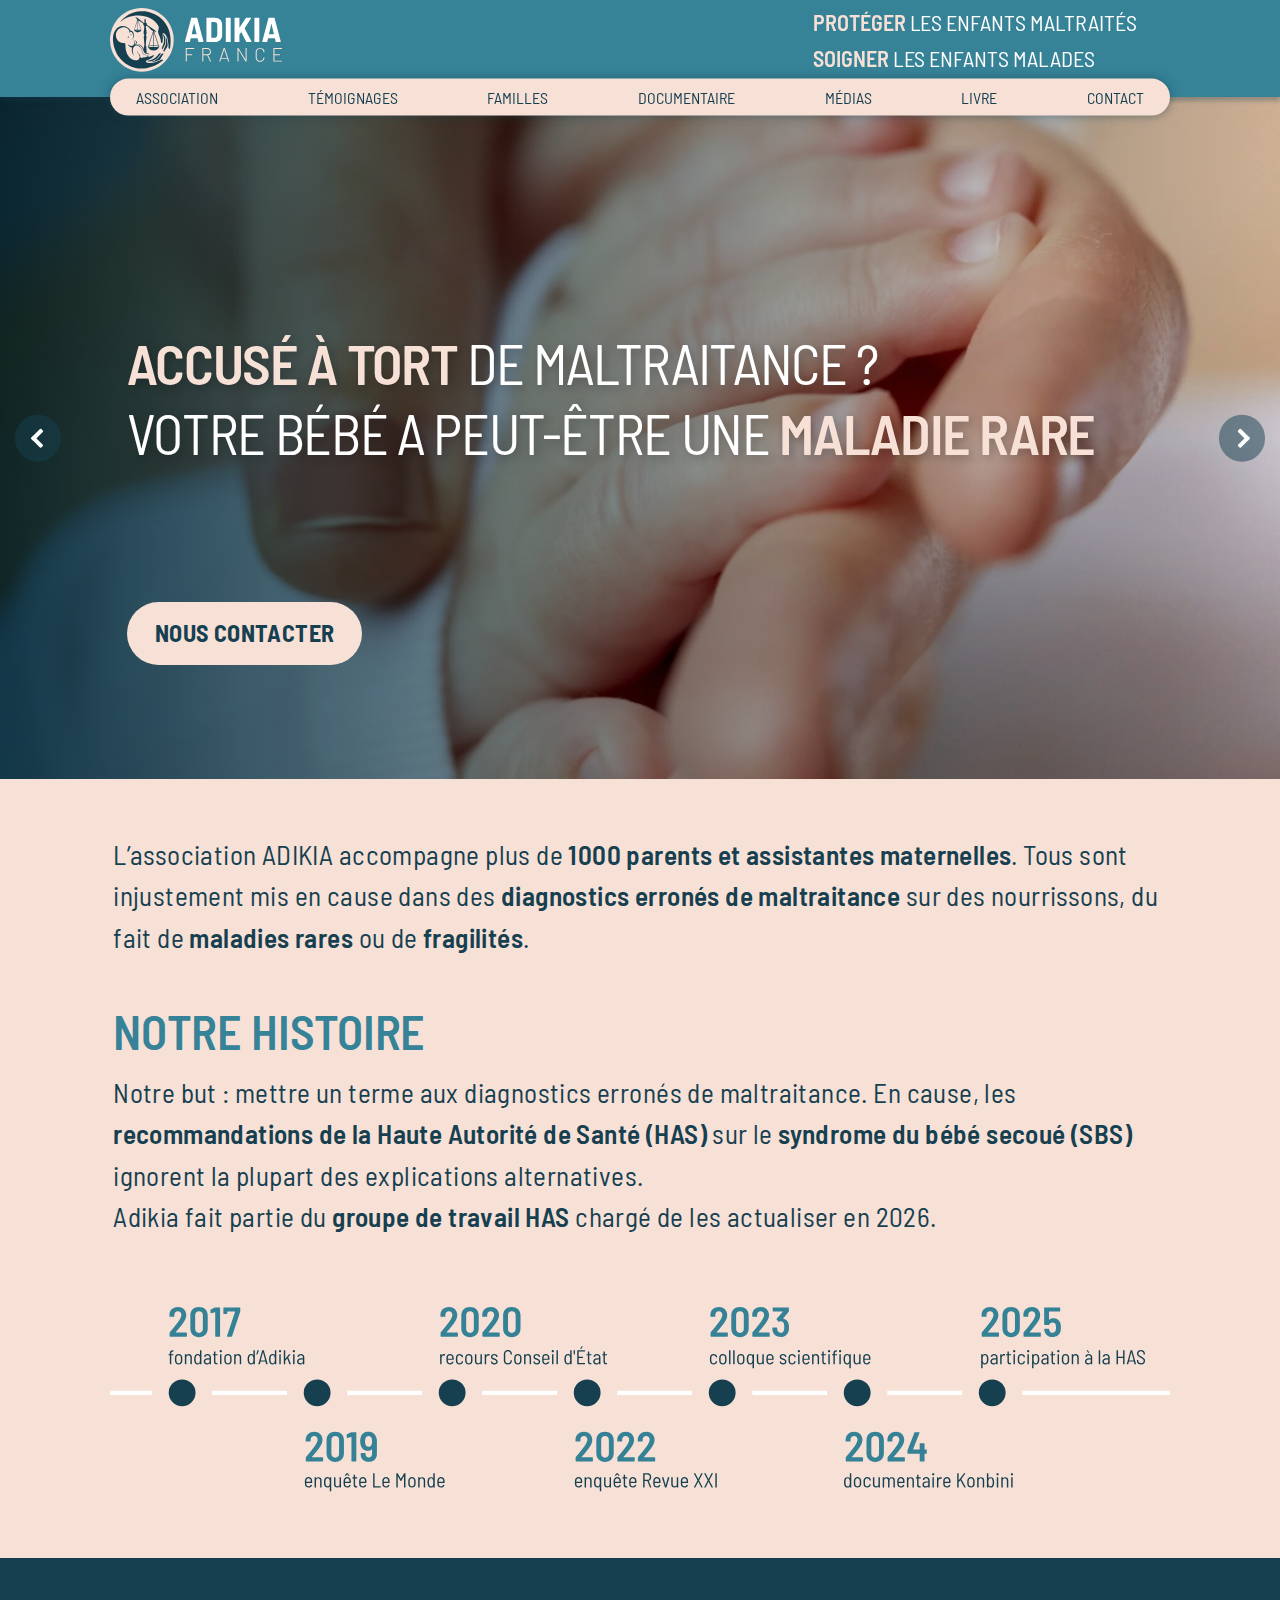
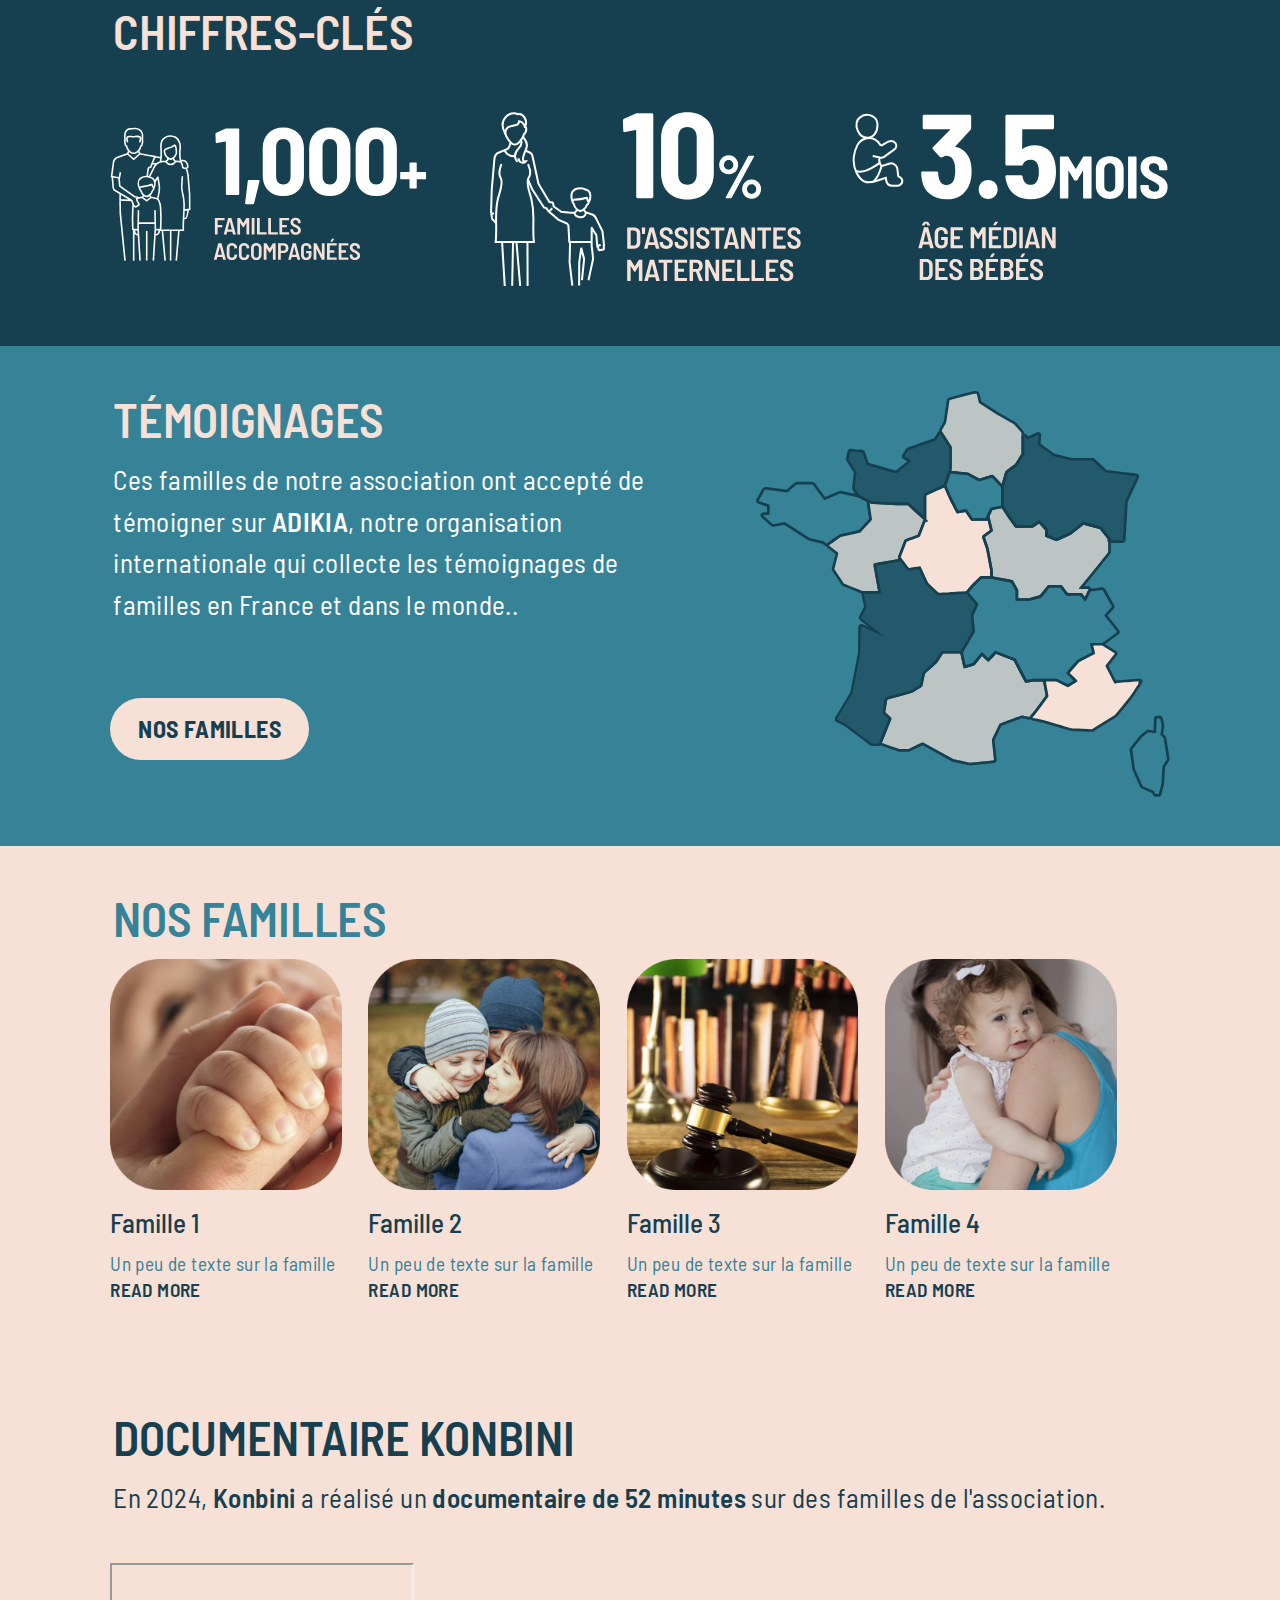
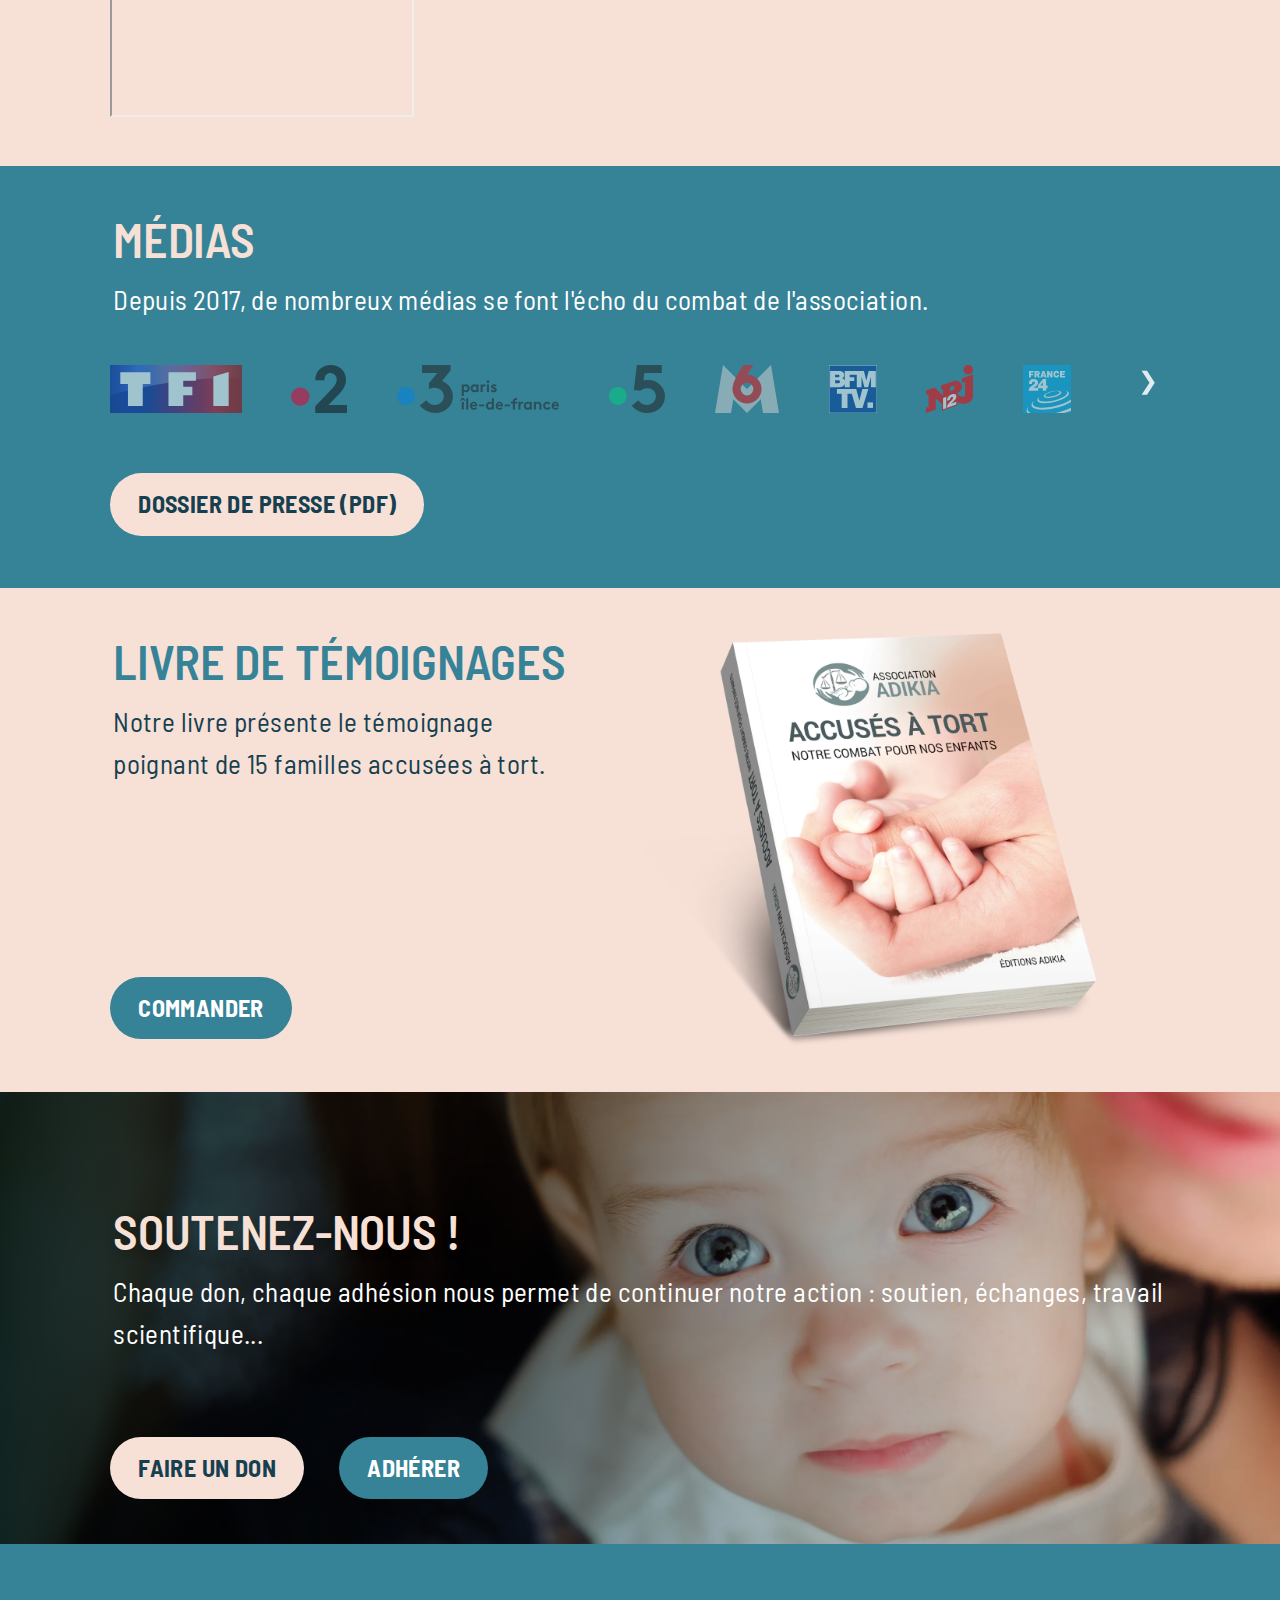
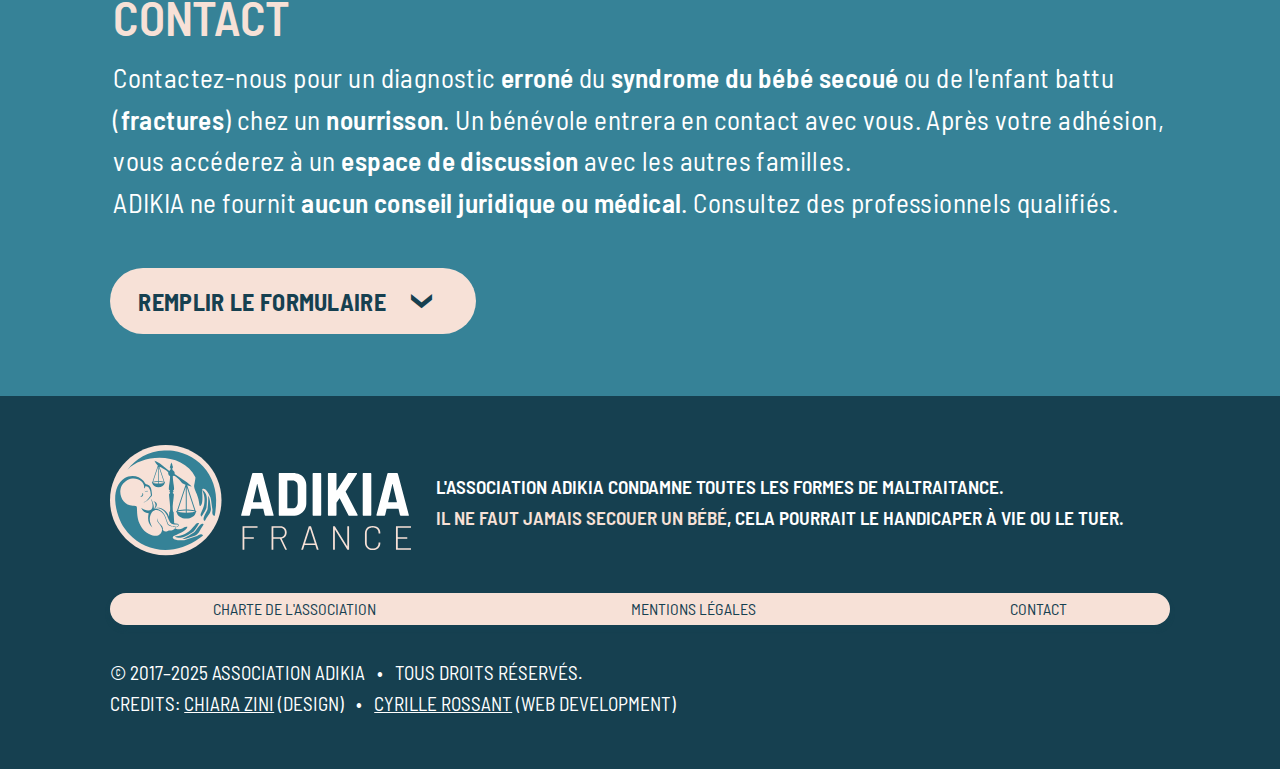
<file: index.html>
<!DOCTYPE html>
<html lang="fr">

<head>
    <meta charset="UTF-8">
    <meta name="viewport" content="width=device-width, initial-scale=1.0, maximum-scale=1.0, user-scalable=no">
    <title>ADIKIA France — Protéger les enfants maltraités, soigner les enfants malades</title>
    <link rel="stylesheet" href="css/common.css">
    <link rel="stylesheet" href="css/template.css">
    <link rel="stylesheet" href="css/home.css">
    <link rel="stylesheet" href="css/responsive.css">

    <link rel="preconnect" href="https://fonts.googleapis.com">
    <link rel="preconnect" href="https://fonts.gstatic.com" crossorigin>
    <link href="https://fonts.googleapis.com/css2?family=Barlow+Semi+Condensed:ital,wght@0,400;0,500;0,600;0,700;1,400;1,500;1,600;1,700&display=swap" rel="stylesheet">
</head>

<body>

    <header>
        <!-- TOP BANNER -->
        <div class="container">
            <div class="banner">
                <a href="/"><img src="logo/logo-full.svg" alt="ADIKIA France" class="logo"></a>
                <p class="slogan">
                    <strong>protéger</strong> les enfants maltraités<br>
                    <strong>soigner</strong> les enfants malades
                </p>
                <!-- Mobile hamburger -->
                <button class="hamburger" aria-label="Ouvrir le menu" aria-controls="site-menu" aria-expanded="false">
                    <span></span>
                    <span></span>
                    <span></span>
                </button>
            </div>

            <!-- MENU -->
            <nav id="site-menu">
                <ul>
                    <li><a href="#">Association</a></li>
                    <li><a href="#testimonies">Témoignages</a></li>
                    <li><a href="#families">Familles</a></li>
                    <li><a href="#konbini">Documentaire</a></li>
                    <li><a href="#media">Médias</a></li>
                    <li><a href="#book">Livre</a></li>
                    <li><a href="#contact">Contact</a></li>
                </ul>
            </nav>
        </div>
    </header>

    <main>

        <!-- content:start -->
        <!-- title: ADIKIA France -->
        <!-- description: ADIKIA France -->
        <!-- css: css/home.css -->

        <section class="hero" aria-roledescription="carousel">
            <!-- Slides -->
            <div class="hero-slides">
                <!-- HERO 1 -->
                <article class="hero-slide hero-1 is-active">
                    <div class="hero-text">
                        <h1><strong>Accusé à tort</strong> de maltraitance ?<br>
                            Votre bébé a peut-être une <strong>maladie rare</strong></h1>
                        <a href="#contact" class="btn btn-hero">nous contacter</a>
                    </div>
                </article>

                <!-- HERO 2 -->
                <article class="hero-slide hero-2">
                    <div class="hero-text">
                        <h1>« Nous emmenons notre bébé à l'<strong>hôpital</strong><br>
                            nous sommes <strong>accusés de maltraitance</strong> »</h1>
                        <a href="#testimonies" class="btn btn-hero">nos témoignages</a>
                    </div>
                </article>

                <!-- HERO 3 -->
                <article class="hero-slide hero-3">
                    <div class="hero-text">
                        <h1>toutes les <strong>ressources</strong><br>
                            pour vous <strong>informer</strong></h1>
                        <!-- TODO: URL -->
                        <a href="#" class="btn btn-hero">en savoir plus</a>
                    </div>
                </article>
            </div>

            <!-- Arrows -->
            <button class="hero-arrow hero-1 hero-prev" aria-label="Précédent">
                <span class="chev" aria-hidden="true"></span>
            </button>
            <button class="hero-arrow hero-1 hero-next" aria-label="Suivant">
                <span class="chev" aria-hidden="true"></span>
            </button>
        </section>

        <section class="history">
            <div class="container">
                <p>
                    L’association ADIKIA accompagne plus de <strong>1000 parents et assistantes maternelles</strong>.
                    Tous sont injustement mis en cause dans des <strong>diagnostics erronés de maltraitance</strong> sur des nourrissons, du fait de <strong>maladies rares</strong> ou de <strong>fragilités</strong>.
                </p>
                <h2>Notre histoire</h2>
                <p>
                    Notre but : mettre un terme aux diagnostics erronés de maltraitance.
                    En cause, les <strong>recommandations de la Haute Autorité de Santé (HAS)</strong> sur le <strong>syndrome du bébé secoué (SBS)</strong> ignorent la plupart des explications alternatives.
                    <br>
                    Adikia fait partie du <strong>groupe de travail HAS</strong> chargé de les actualiser en 2026.
                </p>
                <!-- <details>
                    <summary>Voir la timeline</summary>
                </details> -->
                <div class="timeline">
                    <img src="svg/timeline.svg">
                    <!-- <div class="timeline-item">
                        <div class="timeline-year">2017</div>
                        <div class="timeline-dot"></div>
                        <div class="timeline-content"><a href="https://www.lemonde.fr/sciences/article/2017/10/24/nous-sommes-accuses-a-tort-de-maltraitance-sur-nos-enfants-suite-a-des-erreurs-de-diagnostic_5205375_1650684.html" target="_blank">fondation d'Adikia</a></div>
                    </div>
                    <div class="timeline-item">
                        <div class="timeline-year">2019</div>
                        <div class="timeline-dot"></div>
                        <div class="timeline-content"><a href="https://www.lemonde.fr/sciences/article/2019/01/07/le-diagnostic-du-syndrome-du-bebe-secoue-donne-lieu-a-une-guerre-d-experts_5406046_1650684.html" target="_blank">enquête <em>Le Monde</em></a></div>
                    </div>
                    <div class="timeline-item">
                        <div class="timeline-year">2020</div>
                        <div class="timeline-dot"></div>
                        <div class="timeline-content"><a href="https://www.lequotidiendumedecin.fr/actus-medicales/politique-de-sante/syndrome-du-bebe-secoue-le-conseil-detat-rejette-une-demande-de-reviser-les-recommandations-de-la" target="_blank">recours Conseil d'État</a></div>
                    </div>
                    <div class="timeline-item">
                        <div class="timeline-year">2022</div>
                        <div class="timeline-dot"></div>
                        <div class="timeline-content"><a href="https://revue21.fr/article/contre-enquete-sur-les-bebes-secoues/" target="_blank">enquête <em>Revue XXI</em></a></div>
                    </div>
                    <div class="timeline-item">
                        <div class="timeline-year">2023</div>
                        <div class="timeline-dot"></div>
                        <div class="timeline-content">colloque scientifique</div>
                    </div>
                    <div class="timeline-item">
                        <div class="timeline-year">2024</div>
                        <div class="timeline-dot"></div>
                        <div class="timeline-content"><a href="https://www.youtube.com/watch?v=WzbVKaBdHJI" target="_blank">documentaire Konbini</a></div>
                    </div>
                    <div class="timeline-item">
                        <div class="timeline-year">2025</div>
                        <div class="timeline-dot"></div>
                        <div class="timeline-content"><a href="https://www.lemonde.fr/sciences/article/2022/10/01/cyrille-rossant-un-matheux-face-a-la-justice_6144010_1650684.html" target="_blank">participation à la HAS</a></div>
                    </div> -->
                </div>
            </div>
        </section>

        <section class="numbers">
            <div class="container">
                <h2>Chiffres-clés</h2>

                <ul class="key-figures">
                    <!-- 1 -->
                    <li class="figure">
                        <img src="svg/number-families.svg" alt="">
                    </li>

                    <!-- 2 -->
                    <li class="figure">
                        <img src="svg/number-nannies.svg" alt="">
                    </li>

                    <!-- 3 -->
                    <li class="figure">
                        <img class="figure__icon" src="svg/number-babies.svg" alt="">
                    </li>
                </ul>
            </div>
        </section>

        <section class="testimonies" id="testimonies">
            <div class="container">
                <div class="left">
                    <h2>Témoignages</h2>
                    <p>
                        Ces familles de notre association ont accepté de témoigner sur <strong>ADIKIA</strong>, notre organisation internationale qui collecte les témoignages de familles en France et dans le monde..
                    </p>
                    <!-- TODO: URL -->
                    <a href="#" class="btn">nos familles</a>
                </div>
                <div class="right">
                    <img src="svg/france.svg">
                </div>
            </div>
        </section>

        <!-- FAMILIES CARDS SECTION -->
        <section class="families" id="families">
            <div class="container">
                <h2>Nos familles</h2>
                <div class="families-cards">
                    <!-- Card 1 -->
                    <article class="family-card">
                        <a href="#" class="family-image-link"><img class="family-image" src="img/stock-1.webp" alt="Family 1"></a>
                        <a href="#" class="family-title">Famille 1</a>
                        <p class="family-desc">Un peu de texte sur la famille <a href="#" class="read-more">READ MORE</a></p>
                    </article>

                    <!-- Card 2 -->
                    <article class="family-card">
                        <a href="#" class="family-image-link"><img class="family-image" src="img/stock-2.webp" alt="Family 2"></a>
                        <a href="#" class="family-title">Famille 2</a>
                        <p class="family-desc">Un peu de texte sur la famille <a href="#" class="read-more">READ MORE</a></p>
                    </article>

                    <!-- Card 3 -->
                    <article class="family-card">
                        <a href="#" class="family-image-link"><img class="family-image" src="img/stock-3.webp" alt="Family 3"></a>
                        <a href="#" class="family-title">Famille 3</a>
                        <p class="family-desc">Un peu de texte sur la famille <a href="#" class="read-more">READ MORE</a></p>
                    </article>

                    <!-- Card 4 -->
                    <article class="family-card">
                        <a href="#" class="family-image-link"><img class="family-image" src="img/stock-4.webp" alt="Family 4"></a>
                        <a href="#" class="family-title">Famille 4</a>
                        <p class="family-desc">Un peu de texte sur la famille <a href="#" class="read-more">READ MORE</a></p>
                    </article>
                </div>
            </div>
        </section>

        <section class="konbini" id="konbini">
            <div class="container">
                <h2>Documentaire Konbini</h2>
                <p>En 2024, <strong>Konbini</strong> a réalisé un <strong>documentaire de 52 minutes</strong>
                    sur des familles de l'association.</p>
                <div class="video-container">
                    <iframe src="https://www.youtube.com/embed/WzbVKaBdHJI" allow="accelerometer; autoplay; clipboard-write; encrypted-media; gyroscope; picture-in-picture" allowfullscreen></iframe>
                </div>
            </div>
        </section>

        <section class="media" id="media">
            <div class="container">
                <h2>Médias</h2>
                <p>Depuis 2017, de nombreux médias se font l'écho du combat de l'association.</p>

                <div class="media-logos-wrap fades" data-at-start="true" data-at-end="false">
                    <div class="media-logos" id="media-logos" role="region" aria-label="Logos des médias, défilement horizontal" tabindex="0">

                        <!-- TF1 --><a href="https://vimeo.com/1104141962" target="_blank"><img src="img/media-logos/tf1.svg" alt="TF1"></a>

                        <!-- F2 --><a href="https://www.youtube.com/watch?v=0fCFaeN9mnw" target="_blank"><img src="img/media-logos/france_2.svg" alt="France 2"></a>

                        <!-- F3 --><a href="https://www.youtube.com/watch?v=m0ZndVciMAI" target="_blank"><img src="img/media-logos/france_3_idf.svg" alt="France 3"></a>

                        <!-- F5 --><a href="https://www.youtube.com/watch?v=o2wx2FR8Cyw" target="_blank"><img src="img/media-logos/france_5.svg" alt="France 5"></a>

                        <!-- M6 --><a href="https://www.facebook.com/watch/?v=3443976465846055" target="_blank"><img src="img/media-logos/m6.svg" alt="M6"></a>

                        <!-- BFM --><a href="https://www.youtube.com/watch?v=HLLrdK2BfoQ" target="_blank"><img src="img/media-logos/bfmtv.svg" alt="BFMTV"></a>

                        <!-- NRJ12 --><a href="https://www.youtube.com/watch?v=-4r6hI82Xv8" target="_blank"><img src="img/media-logos/nrj12.svg" alt="NRJ12"></a>

                        <!-- F24 --><a href="https://www.france24.com/fr/20190318-focus-france-syndrome-bebe-secoue-sante-parents-diagnostic-signalement" target="_blank"><img src="img/media-logos/france_24.svg" alt="France 24"></a>

                        <!-- Le Monde --><a href="https://www.lemonde.fr/sciences/article/2019/01/07/le-diagnostic-du-syndrome-du-bebe-secoue-donne-lieu-a-une-guerre-d-experts_5406046_1650684.html" target="_blank"><img src="img/media-logos/le_monde.svg" alt="Le Monde"></a>

                        <!-- Le Figaro--><a href="https://www.lefigaro.fr/sciences/bebes-secoues-quand-des-parents-crient-a-l-erreur-de-diagnostic-20221021" target="_blank"><img src="img/media-logos/le_figaro.svg" alt="Le Figaro"></a>

                        <!-- Le Parisien --><a href="https://www.leparisien.fr/faits-divers/syndrome-du-bebe-secoue-une-association-de-parents-saisit-le-conseil-d-etat-17-02-2020-8261070.php" target="_blank"><img src="img/media-logos/le_parisien.svg" alt="Le Parisien"></a>

                        <!-- Ouest France --><a href="https://www.ouest-france.fr/sante/enquete-syndrome-du-bebe-secoue-et-si-les-parents-etaient-parfois-accuses-tort-6652521" target="_blank"><img src="img/media-logos/ouest_france.svg" alt="Ouest-France"></a>

                        <!-- Nouvel Obs --><a href="https://www.nouvelobs.com/societe/20171027.OBS6616/accusee-a-tort-de-violences-sur-son-bebe-on-m-a-vole-ses-premiers-sourires.html" target="_blank"><img src="img/media-logos/nouvel_obs.svg" alt="Nouvel ObsAA"></a>

                        <!-- L'Express --><a href="https://www.lexpress.fr/societe/justice/syndrome-du-bebe-secoue-une-association-de-parents-devant-le-conseil-d-etat_2118588.html" target="_blank"><img src="img/media-logos/lexpress.svg" alt="L'Express"></a>

                        <!-- Mme Figaro --><a href="https://madame.lefigaro.fr/societe/c-est-un-cauchemar-qui-s-est-abattu-sur-nous-ces-parents-accuses-a-tort-du-syndrome-du-bebe-secoue-20240306" target="_blank"><img src="img/media-logos/madame_figaro.svg" alt="Madame Figaro"></a>

                        <!-- XXI --><a href="https://revue21.fr/article/contre-enquete-sur-les-bebes-secoues/" target="_blank"><img src="img/media-logos/xxi.svg" alt="XXI"></a>

                        <!-- FCulture --><a href="https://www.radiofrance.fr/franceculture/podcasts/esprit-de-justice/faut-il-toujours-croire-les-aveux-1325040" target="_blank"><img src="img/media-logos/france_culture.svg" alt="France Culture"></a>

                        <!-- FBleu --><a href="https://www.youtube.com/watch?v=pcw_SS-bJ5A" target="_blank"><img src="img/media-logos/france_bleu.svg" alt="France Bleu"></a>

                        <!-- FInter --><a href="https://www.franceinter.fr/emissions/l-interview/l-interview-de-secrets-d-info-du-samedi-09-avril-2022" target="_blank"><img src="img/media-logos/france_inter.svg" alt="France Inter"></a>

                        <!-- RTL --><a href="https://www.rtl.fr/actu/justice-faits-divers/les-infos-de-6h-bebe-secoue-une-maman-privee-a-tort-de-son-enfant-pendant-trois-ans-7900238979" target="_blank"><img src="img/media-logos/rtl.svg" alt="RTL"></a>

                        <!-- RMC --><a href="https://rmc.bfmtv.com/actualites/societe/sante/suspectee-d-avoir-maltraite-son-bebe-fantine-a-ete-separee-de-son-enfant-pendant-pres-de-trois-ans_AV-202302240245.html" target="_blank"><img src="img/media-logos/rmc.svg" alt="RMC"></a>

                        <!-- Europe1 --><a href="https://www.europe1.fr/medias-tele/jusqua-lappel-france-3-raconte-le-bouleversant-combat-dun-pere-pour-la-justice-4105708" target="_blank"><img src="img/media-logos/europe_1.svg" alt="Europe 1"></a>

                        <!-- FInfo --><a href="https://www.franceinfo.fr/societe/syndrome-du-bebe-secoue-me-gregoire-etrillard-defend-les-parents-accuses-de-maltraitance_4835099.html" target="_blank"><img src="img/media-logos/france_info.svg" alt="France Info"></a>

                        <!-- Konbini --><a href="https://www.youtube.com/watch?v=WzbVKaBdHJI" target="_blank"><img src="img/media-logos/konbini.svg" alt="Konbini"></a>

                        <!-- La croix --><a href="https://www.la-croix.com/France/Justice/Bebes-secoues-familles-denoncent-exces-pouvoir-Haute-Autorite-sante-2020-02-19-1201079151" target="_blank"><img src="img/media-logos/la_croix.svg" alt="La Croix"></a>

                        <!-- Nice-Matin --><a href="https://www.nicematin.com/sante/des-familles-se-disent-accusees-a-tort-polemique-autour-du-syndrome-du-bebe-secoue-465398" target="_blank"><img src="img/media-logos/nice-matin.svg" alt="Nice-Matin"></a>

                        <!-- Midi libre --><a href="https://www.midilibre.fr/2019/04/05/aude-accuses-a-tort-davoir-secoue-leur-enfant-ils-se-battent-pour-la-verite,8112734.php" target="_blank"><img src="img/media-logos/midi_libre.svg" alt="Midi Libre"></a>

                        <!-- L'indépendant --><a href="https://www.lindependant.fr/2019/04/05/diagnostic-du-syndrome-du-bebe-secoue-dans-la-majorite-des-cas-il-ny-a-aucune-certitude,8113127.php" target="_blank"><img src="img/media-logos/lindependant.svg" alt="L'Indépendant"></a>

                        <!-- Le progrès --><a href="https://www.leprogres.fr/sante/2023/02/21/son-bebe-place-durant-2-ans-et-demi-le-cauchemar-de-tout-une-famille" target="_blank"><img src="img/media-logos/le_progres.svg" alt="Le Progrès"></a>

                        <!-- Le JSL --><a href="https://www.lejsl.com/sante/2023/02/20/un-bebe-place-a-tort-durant-deux-ans-et-demi-le-cauchemar-de-toute-une-famille" target="_blank"><img src="img/media-logos/jsl.svg" alt="Le JSL"></a>

                        <!-- Courrier Picard --><a href="https://www.courrier-picard.fr/id43954/article/2019-10-19/prives-de-leurs-enfants-tort" target="_blank"><img src="img/media-logos/courrier_picard.svg" alt="Courrier Picard"></a>

                        <!-- L'Est Républicain--><a href="https://www.estrepublicain.fr/magazine-sante/2023/05/14/syndrome-du-bebe-secoue-quand-des-parents-sont-accuses-a-tort" target="_blank"><img src="img/media-logos/lest_republicain.svg" alt="L'Est Républicain"></a>

                        <!-- 20 min --><a href="https://www.20minutes.fr/sante/3265311-20220405-syndrome-bebe-secoue-proteger-enfant-punir-innocents-diagnostic-toujours-debat" target="_blank"><img src="img/media-logos/20_minutes.svg" alt="20 minutes"></a>

                        <!-- Rue89 --><a href="https://www.rue89strasbourg.com/syndrome-bebe-secoue-recommandations-de-la-haute-autorite-de-sante-contestees-des-erreurs-judiciaires-averees-164740" target="_blank"><img src="img/media-logos/rue89.svg" alt="Rue 89"></a>

                        <!-- Télérama --><a href="https://www.telerama.fr/ecrans/jusqu-a-l-appel-la-double-peine-d-un-pere-accuse-de-maltraitance-7009899.php" target="_blank"><img src="img/media-logos/telerama.svg" alt="Télérama"></a>

                        <!-- Bliss --><a href="https://bliss-stories.fr/pages/246-adele-sophie-accuse-a-tord-de-maltraitance" target="_blank"><img src="img/media-logos/bliss.svg" alt="Bliss"></a>

                        <!-- Blast --><a href="https://www.blast-info.fr/articles/2021/syndrome-du-bebe-secoue-un-scandale-francais-v9a8Z06zRfG2Fm_8a9BMnA" target="_blank"><img src="img/media-logos/blast.svg" alt="Blast"></a>

                        <!-- Santé Magazine --><a href="https://www.santemagazine.fr/actualites/actualites-sante/bebes-secoues-une-association-reclame-labrogation-des-recommandations-de-la-has-430139" target="_blank"><img src="img/media-logos/sante_magazine.svg" alt="Santé Magazine"></a>

                        <!-- Parole de mamans --><a href="https://paroledemamans.com/bebe-0-3-ans/actualites-bebe-0-3-ans/syndrome-du-bebe-secoue-des-familles-accusees-a-tort-de-maltraitance-saisissent-le-conseil-detat" target="_blank"><img src="img/media-logos/parole_de_mamans.svg" alt="Parole de mamans"></a>

                        <!-- Au Feminin --><a href="https://www.aufeminin.com/news-societe/accuses-a-tort-de-maltraitance-les-parents-poursuivent-l-hopital-s2516696.html" target="_blank"><img src="img/media-logos/aufeminin.svg" alt="Au Féminin"></a>
                    </div>

                    <div class="media-controls" aria-hidden="true">
                        <button class="media-btn prev" id="media-prev" type="button" aria-controls="media-logos" aria-label="Défiler vers la gauche">❮</button>
                        <button class="media-btn next" id="media-next" type="button" aria-controls="media-logos" aria-label="Défiler vers la droite">❯</button>
                    </div>
                </div>

                <a href="pdfs/dossier.pdf" class="btn">dossier de presse (PDF)</a>
            </div>
        </section>

        <section class="book" id="book">
            <div class="container">
                <div class="left">
                    <div>
                        <h2>Livre de témoignages</h2>
                        <p>
                            Notre livre présente le témoignage poignant de 15 familles accusées à tort.
                        </p>
                    </div>
                    <a href="https://www.amazon.fr/gp/product/2490787004/" class="btn">commander</a>
                </div>
                <div class="right">
                    <img src="img/book-adikia.webp" alt="Livre Adikia">
                </div>
            </div>
        </section>

        <section class="support-us">
            <div class="container">
                <div class="left">
                    <h2>Soutenez-nous ! </h2>
                    <p>Chaque don, chaque adhésion nous permet de continuer notre action :
                        soutien, échanges, travail scientifique...</p>
                    <a href="https://donate.stripe.com/14kdTr2gh4cK92gdQR" class="btn donate">Faire un don</a>
                    <a href="https://buy.stripe.com/5kA6qZbQR4cK6U86oo" class="btn subscribe">Adhérer</a>
                </div>
                <div class="right"></div>
            </div>
        </section>

        <section class="contact" id="contact">
            <div class="container">
                <h2>Contact</h2>
                <p>
                    Contactez-nous pour un diagnostic <strong>erroné</strong> du <strong>syndrome du bébé secoué</strong> ou de l'enfant battu (<strong>fractures</strong>) chez un <strong>nourrisson</strong>.
                    Un bénévole entrera en contact avec vous.
                    Après votre adhésion, vous accéderez à un <strong>espace de discussion</strong> avec les autres familles.
                    <br>
                    ADIKIA ne fournit <strong>aucun conseil juridique ou médical</strong>. Consultez des professionnels qualifiés.
                </p>
                <details>
                    <summary>Remplir le formulaire</summary>
                    <form id="contact-form">
                        <div class="form-group">
                            <label>Je suis :</label>
                            <div class="radio-group">
                                <input type="radio" id="parent" name="iam" value="parent" required><label for="parent">parent / proche</label>
                                <!-- <input type="radio" id="proche-parent" name="iam" value="proche-parent"><label for="proche-parent">proche parent</label> -->
                                <input type="radio" id="nounou" name="iam" value="nounou"><label for="nounou">nounou / proche</label>
                                <!-- <input type="radio" id="proche-nounou" name="iam" value="proche-nounou"><label for="proche-nounou">proche nounou</label> -->
                                <input type="radio" id="journaliste" name="iam" value="journaliste"><label for="journaliste">journaliste</label>
                                <input type="radio" id="autre-iam" name="iam" value="autre"><label for="autre-iam">autre</label>
                            </div>
                        </div>
                        <div class="form-group">
                            <label>Concerné par :</label>
                            <div class="radio-group">
                                <input type="radio" id="bebe-secoue" name="concern" value="bebe-secoue" required><label for="bebe-secoue">bébé secoué</label>
                                <input type="radio" id="fractures" name="concern" value="fractures"><label for="fractures">fractures</label>
                                <input type="radio" id="maltraitance" name="concern" value="maltraitance"><label for="maltraitance">maltraitance</label>
                                <input type="radio" id="informations" name="concern" value="informations"><label for="informations">informations</label>
                                <input type="radio" id="autre-placement" name="concern" value="autre-placement"><label for="autre-placement">autre</label>
                            </div>
                        </div>
                        <div class="form-group form-info">
                            <label>Mes informations :</label>
                        </div>
                        <div class="form-fields">
                            <div class="form-group form-first-name">
                                <input type="text" id="prenom" name="prenom" placeholder="Prénom" required>
                            </div>
                            <div class="form-group form-last-name">
                                <input type="text" id="nom" name="nom" placeholder="Nom" required>
                            </div>
                            <div class="form-group form-email">
                                <input type="email" id="email" name="email" placeholder="Email" required>
                            </div>
                            <div class="form-group form-phone">
                                <input type="tel" id="telephone" name="telephone" placeholder="Téléphone" required>
                            </div>
                            <div class="form-group form-postal-code">
                                <input type="text" id="code-postal" name="code-postal" placeholder="Code postal" inputmode="numeric" required>
                            </div>
                            <div class="form-group form-message">
                                <textarea id="message" name="message" placeholder="Décrivez votre situation avec précision. Nous y répondrons dès que possible."></textarea>
                            </div>
                        </div>
                        <button type="submit" class="btn">Envoyer</button>
                    </form>
                </details>
            </div>
        </section>

        <!-- content:end -->
    </main>

    <footer>
        <div class="container">
            <div class="banner">
                <a href="/"><img src="logo/logo2-full.svg" alt="ADIKIA France" class="logo"></a>
                <p class="slogan">
                    L'association ADIKIA condamne toutes les formes de maltraitance.
                    <br>
                    <span class="highlight">Il ne faut jamais secouer un bébé</span>, cela pourrait le handicaper à vie ou le tuer.
                </p>
            </div>
            <div class="menu">
                <ul>
                    <li><a href="charte.html">Charte de l'association</a></li>
                    <li><a href="legal.html">Mentions légales</a></li>
                    <li><a href="mailto:contact@adikia.fr">Contact</a></li>
                </ul>
            </div>
            <p class="credits">
                &copy; 2017–2025 Association ADIKIA
                &nbsp;&nbsp;•&nbsp;&nbsp;
                Tous droits réservés.

                <br>

                Credits: <a href="https://www.linkedin.com/in/czini/">Chiara Zini</a> (design)
                &nbsp;&nbsp;•&nbsp;&nbsp;
                <a href="https://cyrille.rossant.net/">Cyrille Rossant</a> (web development)
            </p>
        </div>
    </footer>

    <script src="js/scripts.js"></script>

</body>

</html>
</file>
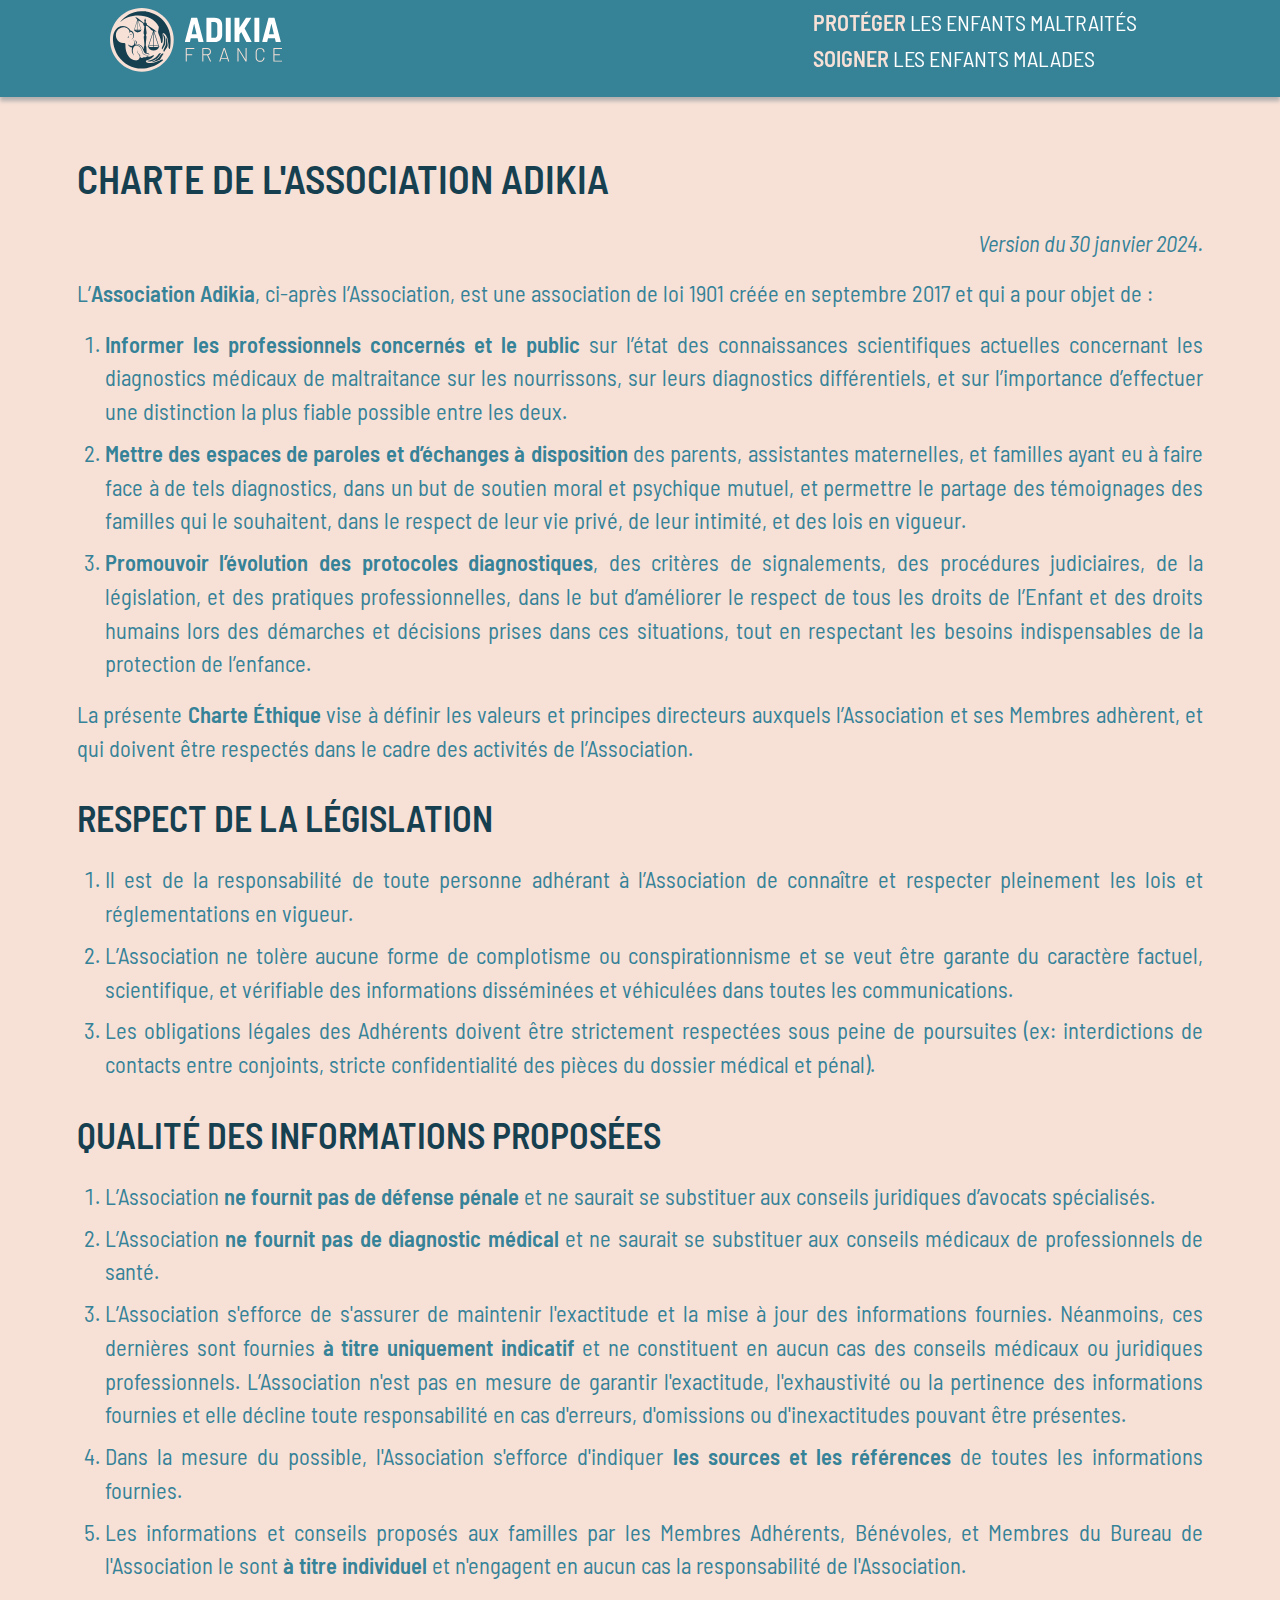
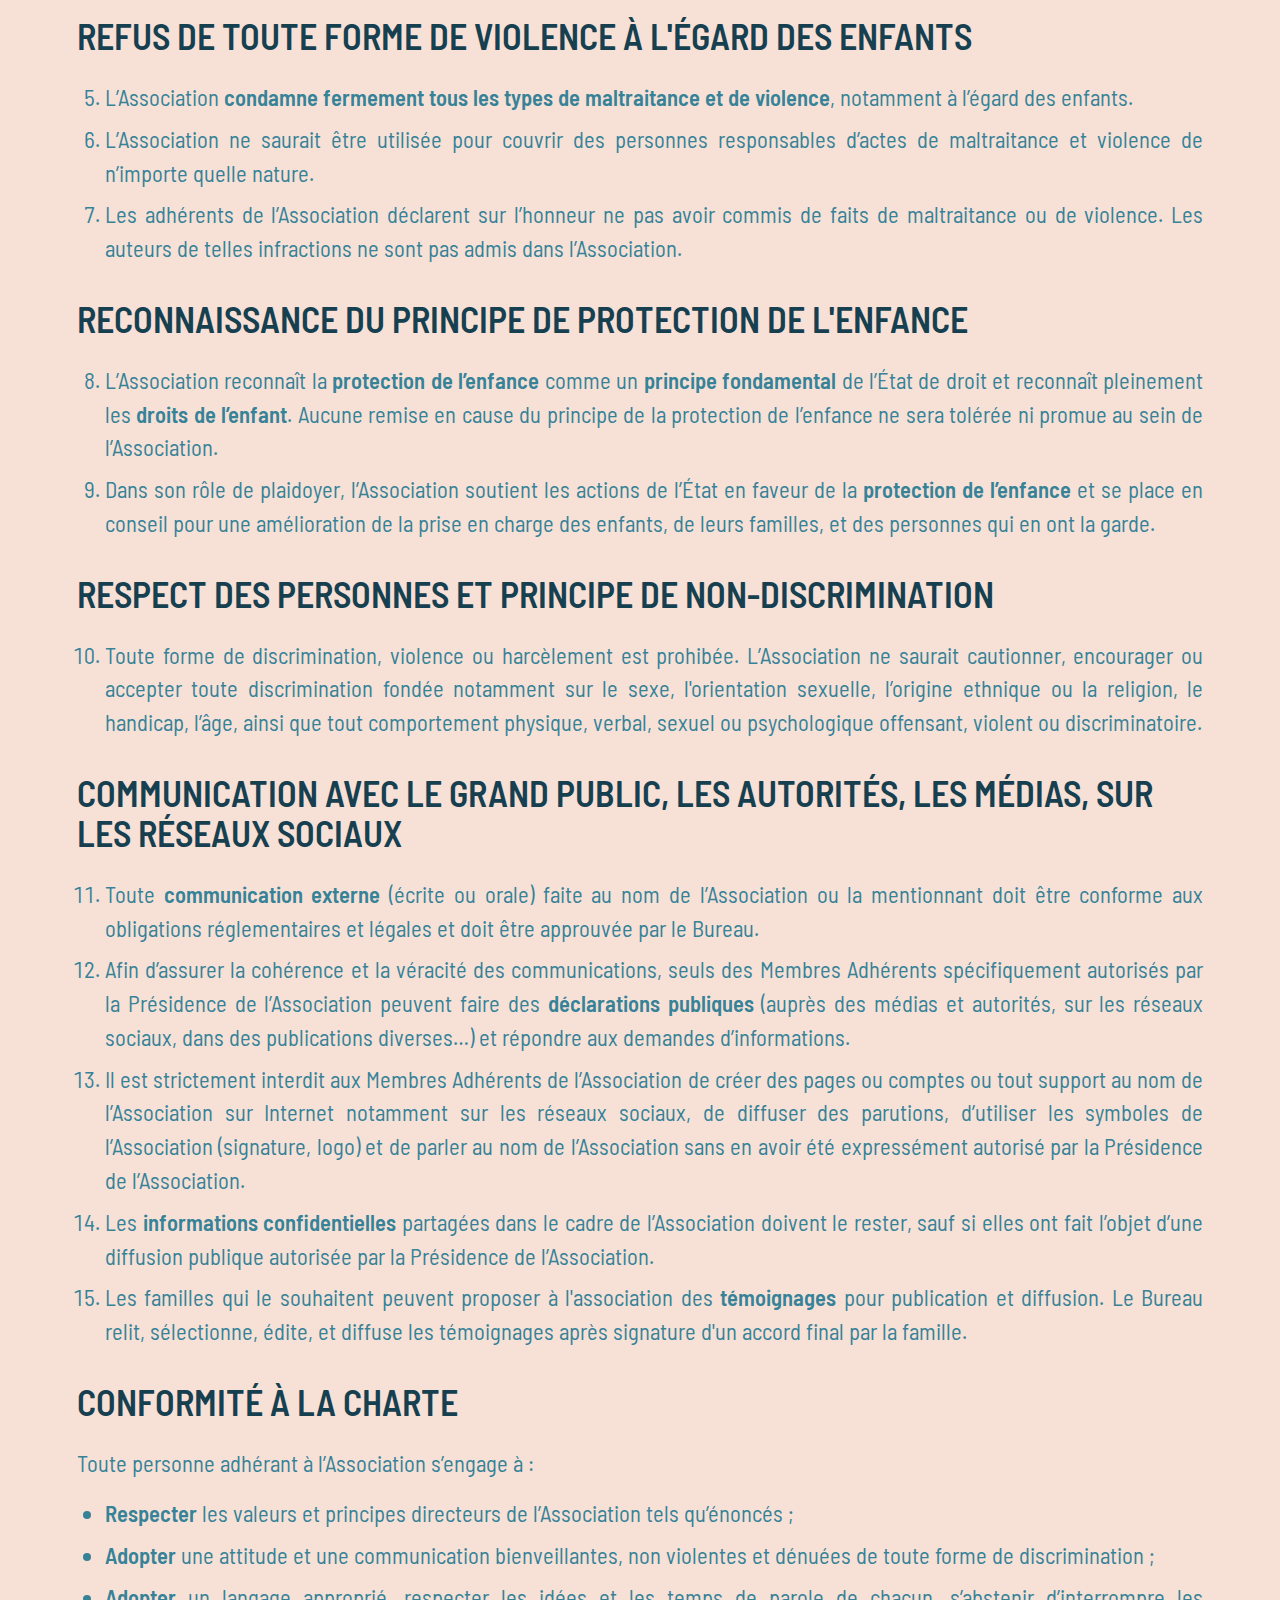
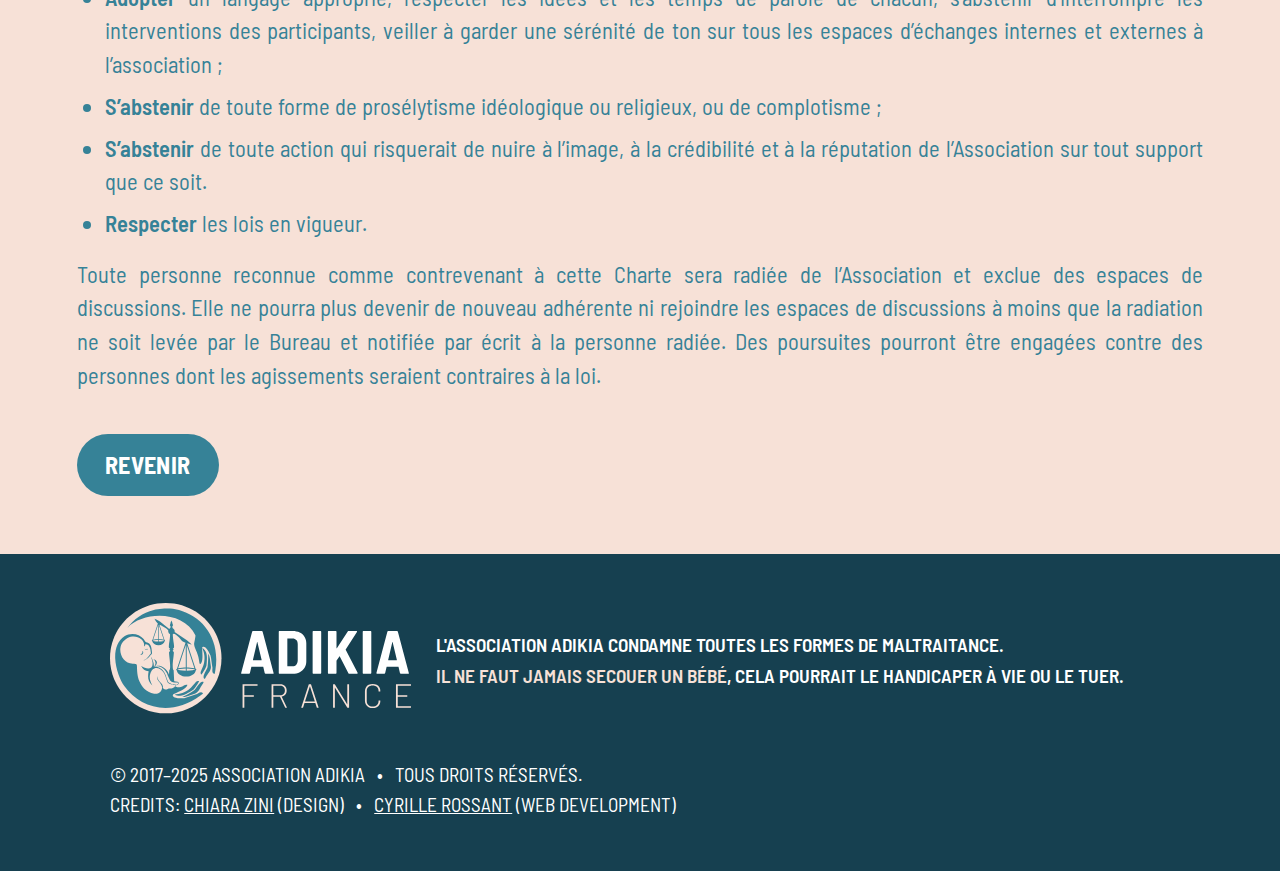
<file: charte.html>
<!DOCTYPE html>
<html lang="fr">

<head>
    <meta charset="UTF-8">
    <meta name="viewport" content="width=device-width, initial-scale=1.0, maximum-scale=1.0, user-scalable=no">
    <title>ADIKIA France : Charte</title>
    <link rel="stylesheet" href="css/common.css">
    <link rel="stylesheet" href="css/template.css">
    <link rel="stylesheet" href="css/content.css">
    <link rel="stylesheet" href="css/responsive.css">

    <link rel="preconnect" href="https://fonts.googleapis.com">
    <link rel="preconnect" href="https://fonts.gstatic.com" crossorigin>
    <link href="https://fonts.googleapis.com/css2?family=Barlow+Semi+Condensed:ital,wght@0,400;0,500;0,600;0,700;1,400;1,500;1,600;1,700&display=swap" rel="stylesheet">
    <meta name="description" content="Charte d'ADIKIA France">
</head>

<body>

    <header>
        <!-- TOP BANNER -->
        <div class="container">
            <div class="banner">
                <a href="/"><img src="logo/logo-full.svg" alt="ADIKIA France" class="logo"></a>
                <p class="slogan">
                    <strong>protéger</strong> les enfants maltraités<br>
                    <strong>soigner</strong> les enfants malades
                </p>
                <!-- Mobile hamburger -->
                <button class="hamburger" aria-label="Ouvrir le menu" aria-controls="site-menu" aria-expanded="false">
                    <span></span>
                    <span></span>
                    <span></span>
                </button>
            </div>

            <!-- MENU -->
            <nav id="site-menu">
                <ul>
                    <li><a href="#">Association</a></li>
                    <li><a href="#testimonies">Témoignages</a></li>
                    <li><a href="#families">Familles</a></li>
                    <li><a href="#konbini">Documentaire</a></li>
                    <li><a href="#media">Médias</a></li>
                    <li><a href="#book">Livre</a></li>
                    <li><a href="#contact">Contact</a></li>
                </ul>
            </nav>
        </div>
    </header>

    <main>

        <!-- content:start -->
        <!-- title: ADIKIA France : Charte -->
        <!-- description: Charte d'ADIKIA France -->
        <!-- css: css/content.css -->
        <div class="container">

            <h1>Charte de l'association ADIKIA</h1>

            <p style="text-align: right;"><em>Version du 30 janvier 2024.</em></p>

            <p>L’<strong>Association Adikia</strong>, ci-après l’Association, est une association de loi 1901 créée en septembre 2017 et qui a pour objet de&nbsp;:</p>
            <ol>
                <li><strong>Informer les professionnels concernés et le public</strong> sur l’état des connaissances scientifiques actuelles concernant les diagnostics médicaux de maltraitance sur les nourrissons, sur leurs diagnostics différentiels, et sur l’importance d’effectuer une distinction la plus fiable possible entre les deux.</li>
                <li><strong>Mettre des espaces de paroles et d’échanges à disposition</strong> des parents, assistantes maternelles, et familles ayant eu à faire face à de tels diagnostics, dans un but de soutien moral et psychique mutuel, et permettre le partage des témoignages des familles qui le souhaitent, dans le respect de leur vie privé, de leur intimité, et des lois en vigueur.</li>
                <li><strong>Promouvoir l’évolution des protocoles diagnostiques</strong>, des critères de signalements, des procédures judiciaires, de la législation, et des pratiques professionnelles, dans le but d’améliorer le respect de tous les droits de l’Enfant et des droits humains lors des démarches et décisions prises dans ces situations<span style="font-weight: 400;">, tout en respectant les besoins indispensables de la protection de l’enfance</span>.</li>
            </ol>
            <p>La présente <strong>Charte Éthique</strong> vise à définir les valeurs et principes directeurs auxquels l’Association et ses Membres adhèrent, et qui doivent être respectés dans le cadre des activités de l’Association.</p>

            <h2>Respect de la législation</h2>
            <ol>
                <li>Il est de la responsabilité de toute personne adhérant à l’Association de connaître et respecter pleinement les lois et réglementations en vigueur.</li>
                <li>L’Association ne tolère aucune forme de complotisme ou conspirationnisme et se veut être garante du caractère factuel, scientifique, et vérifiable des informations disséminées et véhiculées dans toutes les communications.</li>
                <li>Les obligations légales des Adhérents doivent être strictement respectées sous peine de poursuites (ex: interdictions de contacts entre conjoints, stricte confidentialité des pièces du dossier médical et pénal).</li>
            </ol>

            <h2>Qualité des informations proposées</h2>
            <ol>
                <li>L’Association <strong>ne fournit pas de défense pénale</strong> et ne saurait se substituer aux conseils juridiques d’avocats spécialisés.</li>
                <li>L’Association <strong>ne fournit pas de diagnostic médical</strong> et ne saurait se substituer aux conseils médicaux de professionnels de santé.</li>
                <li>L’Association s'efforce de s'assurer de maintenir l'exactitude et la mise à jour des informations fournies. Néanmoins, ces dernières sont fournies <strong>à titre uniquement indicatif</strong> et ne constituent en aucun cas des conseils médicaux ou juridiques professionnels. L’Association n'est pas en mesure de garantir l'exactitude, l'exhaustivité ou la pertinence des informations fournies et elle décline toute responsabilité en cas d'erreurs, d'omissions ou d'inexactitudes pouvant être présentes.</li>
                <li>Dans la mesure du possible, l'Association s'efforce d'indiquer <strong>les sources et les références</strong> de toutes les informations fournies.</li>
                <li>Les informations et conseils proposés aux familles par les Membres Adhérents, Bénévoles, et Membres du Bureau de l'Association le sont <strong>à titre individuel</strong> et n'engagent en aucun cas la responsabilité de l'Association.</li>
            </ol>

            <h2>Refus de toute forme de violence à l'égard des enfants</h2>
            <ol start="5">
                <li>L’Association <strong>condamne fermement tous les types de maltraitance et de violence</strong>, notamment à l’égard des enfants.</li>
                <li>L’Association ne saurait être utilisée pour couvrir des personnes responsables d’actes de maltraitance et violence de n’importe quelle nature.</li>
                <li>Les adhérents de l’Association déclarent sur l’honneur ne pas avoir commis de faits de maltraitance ou de violence. Les auteurs de telles infractions ne sont pas admis dans l’Association.</li>
            </ol>

            <h2>Reconnaissance du principe de protection de l'enfance</h2>
            <ol start="8">
                <li>L’Association reconnaît la <strong>protection de l’enfance</strong> comme un <strong>principe fondamental</strong> de l’État de droit et reconnaît pleinement les <strong>droits de l’enfant</strong>. Aucune remise en cause du principe de la protection de l’enfance ne sera tolérée ni promue au sein de l’Association.</li>
                <li>Dans son rôle de plaidoyer, l’Association soutient les actions de l’État en faveur de la <strong>protection de l’enfance</strong> et se place en conseil pour une amélioration de la prise en charge des enfants, de leurs familles, et des personnes qui en ont la garde.</li>
            </ol>

            <h2>Respect des personnes et principe de non-discrimination</h2>
            <ol start="10">
                <li>Toute forme de discrimination, violence ou harcèlement est prohibée. L’Association ne saurait cautionner, encourager ou accepter toute discrimination fondée notamment sur le sexe, l'orientation sexuelle, l’origine ethnique ou la religion, le handicap, l’âge, ainsi que tout comportement physique, verbal, sexuel ou psychologique offensant, violent ou discriminatoire.</li>
            </ol>

            <h2>Communication avec le grand public, les autorités, les médias, sur les réseaux sociaux</h2>
            <ol start="11">
                <li>Toute <strong>communication externe</strong> (écrite ou orale) faite au nom de l’Association ou la mentionnant doit être conforme aux obligations réglementaires et légales et doit être approuvée par le Bureau.</li>
                <li>Afin d’assurer la cohérence et la véracité des communications, seuls des Membres Adhérents spécifiquement autorisés par la Présidence de l’Association peuvent faire des <strong>déclarations publiques</strong> (auprès des médias et autorités, sur les réseaux sociaux, dans des publications diverses…) et répondre aux demandes d’informations.</li>
                <li>Il est strictement interdit aux Membres Adhérents de l’Association de créer des pages ou comptes ou tout support au nom de l’Association sur Internet notamment sur les réseaux sociaux, de diffuser des parutions, d’utiliser les symboles de l’Association (signature, logo) et de parler au nom de l’Association sans en avoir été expressément autorisé par la Présidence de l’Association.</li>
                <li>Les <strong>informations confidentielles</strong> partagées dans le cadre de l’Association doivent le rester, sauf si elles ont fait l’objet d’une diffusion publique autorisée par la Présidence de l’Association.</li>
                <li>Les familles qui le souhaitent peuvent proposer à l'association des <strong>témoignages</strong> pour publication et diffusion. Le Bureau relit, sélectionne, édite, et diffuse les témoignages après signature d'un accord final par la famille.</li>
            </ol>

            <h2>Conformité à la charte</h2>
            <p>Toute personne adhérant à l’Association s’engage à&nbsp;:</p>
            <ul>
                <li><strong>Respecter</strong> les valeurs et principes directeurs de l’Association tels qu’énoncés ;</li>
                <li><strong>Adopter</strong> une attitude et une communication bienveillantes, non violentes et dénuées de toute forme de discrimination ;</li>
                <li><strong>Adopter</strong> un langage approprié, respecter les idées et les temps de parole de chacun, s’abstenir d’interrompre les interventions des participants, veiller à garder une sérénité de ton sur tous les espaces d’échanges internes et externes à l’association ;</li>
                <li><strong>S’abstenir</strong> de toute forme de prosélytisme idéologique ou religieux, ou de complotisme ;</li>
                <li><strong>S’abstenir</strong> de toute action qui risquerait de nuire à l’image, à la crédibilité et à la réputation de l’Association sur tout support que ce soit.</li>
                <li><strong>Respecter</strong> les lois en vigueur.</li>
            </ul>

            <p>Toute personne reconnue comme contrevenant à cette Charte sera radiée de l’Association et exclue des espaces de discussions. Elle ne pourra plus devenir de nouveau adhérente ni rejoindre les espaces de discussions à moins que la radiation ne soit levée par le Bureau et notifiée par écrit à la personne radiée. Des poursuites pourront être engagées contre des personnes dont les agissements seraient contraires à la loi.</p>

            <div class="btw-wrapper">
                <a href="index.html" class="btn">revenir</a>
            </div>

        </div>
        <!-- content:end -->
    </main>

    <footer>
        <div class="container">
            <div class="banner">
                <a href="/"><img src="logo/logo2-full.svg" alt="ADIKIA France" class="logo"></a>
                <p class="slogan">
                    L'association ADIKIA condamne toutes les formes de maltraitance.
                    <br>
                    <span class="highlight">Il ne faut jamais secouer un bébé</span>, cela pourrait le handicaper à vie ou le tuer.
                </p>
            </div>
            <div class="menu">
                <ul>
                    <li><a href="charte.html">Charte</a></li>
                    <li><a href="legal.html">Mentions légales</a></li>
                    <li><a href="mailto:contact@adikia.fr">Contact</a></li>
                </ul>
            </div>
            <p class="credits">
                &copy; 2017–2025 Association ADIKIA
                &nbsp;&nbsp;•&nbsp;&nbsp;
                Tous droits réservés.

                <br>

                Credits: <a href="https://www.linkedin.com/in/czini/">Chiara Zini</a> (design)
                &nbsp;&nbsp;•&nbsp;&nbsp;
                <a href="https://cyrille.rossant.net/">Cyrille Rossant</a> (web development)
            </p>
        </div>
    </footer>

    <script src="js/scripts.js"></script>

</body>

</html>
</file>
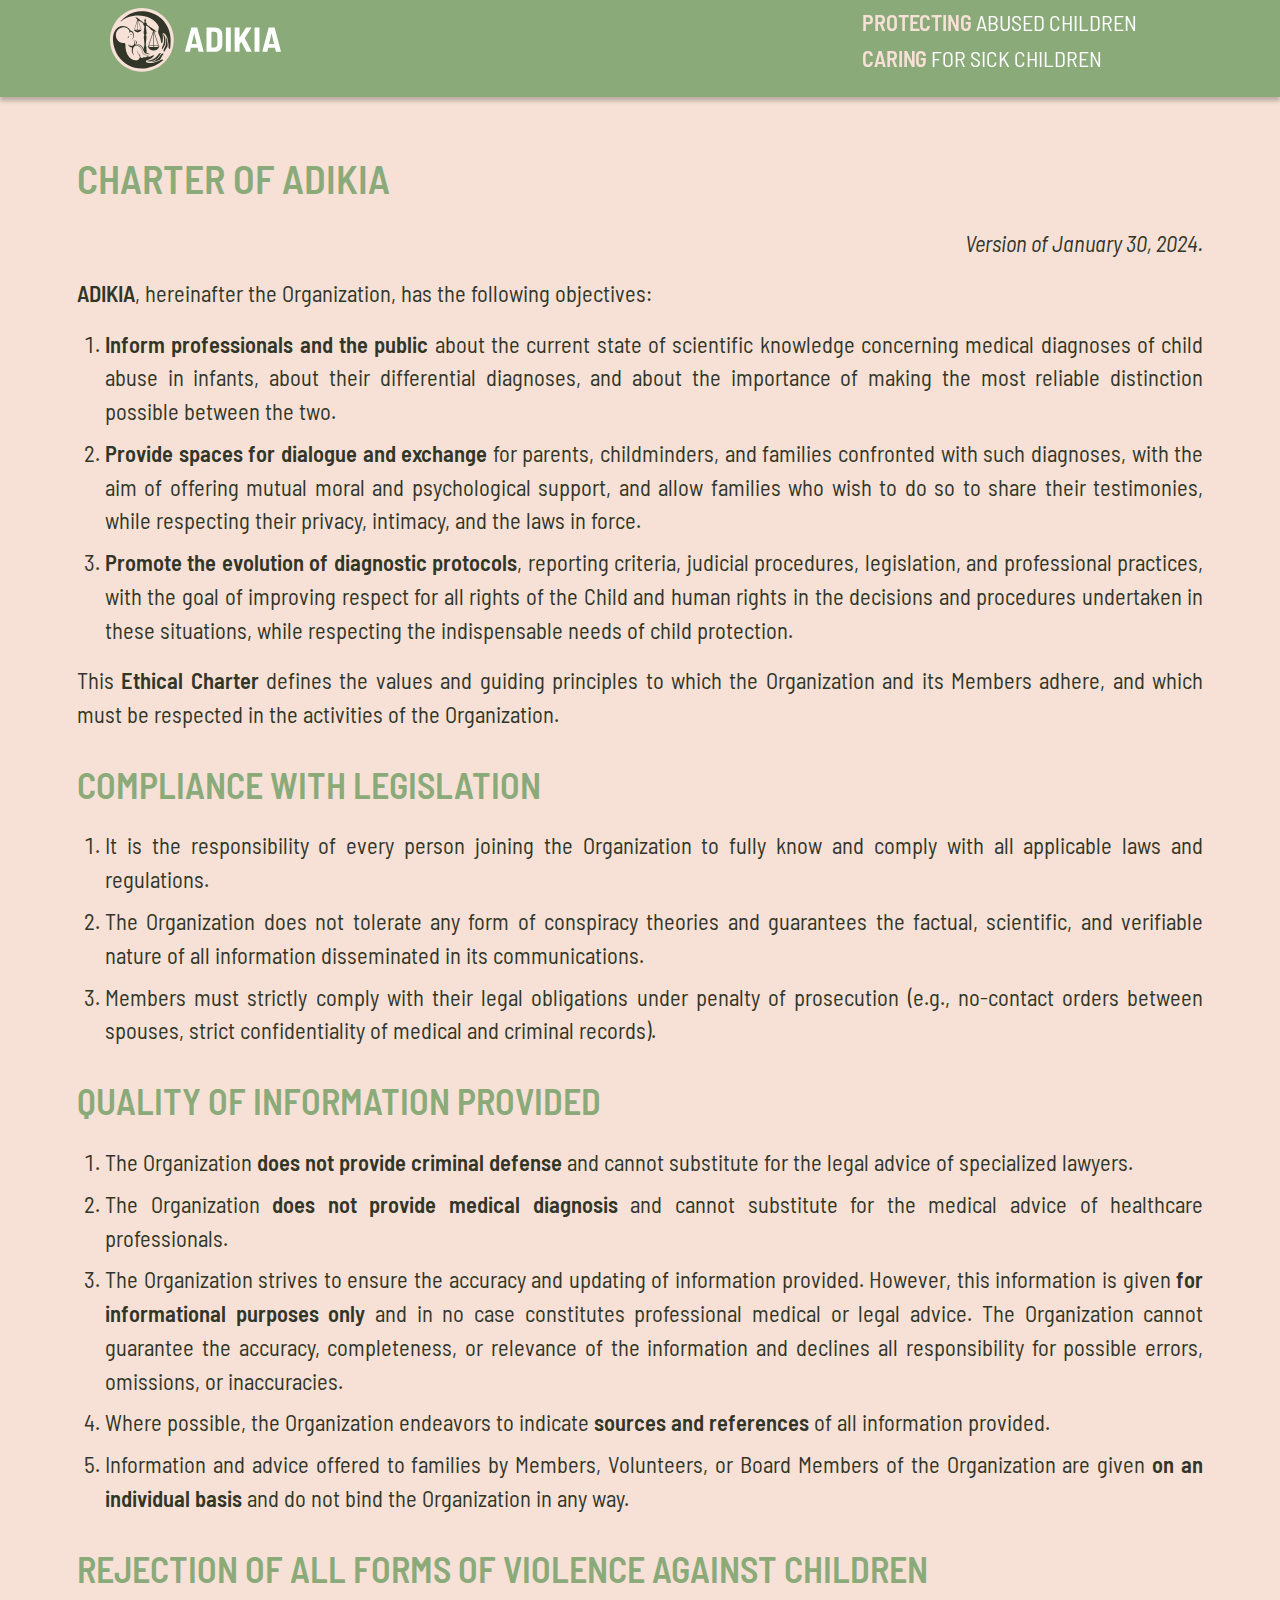
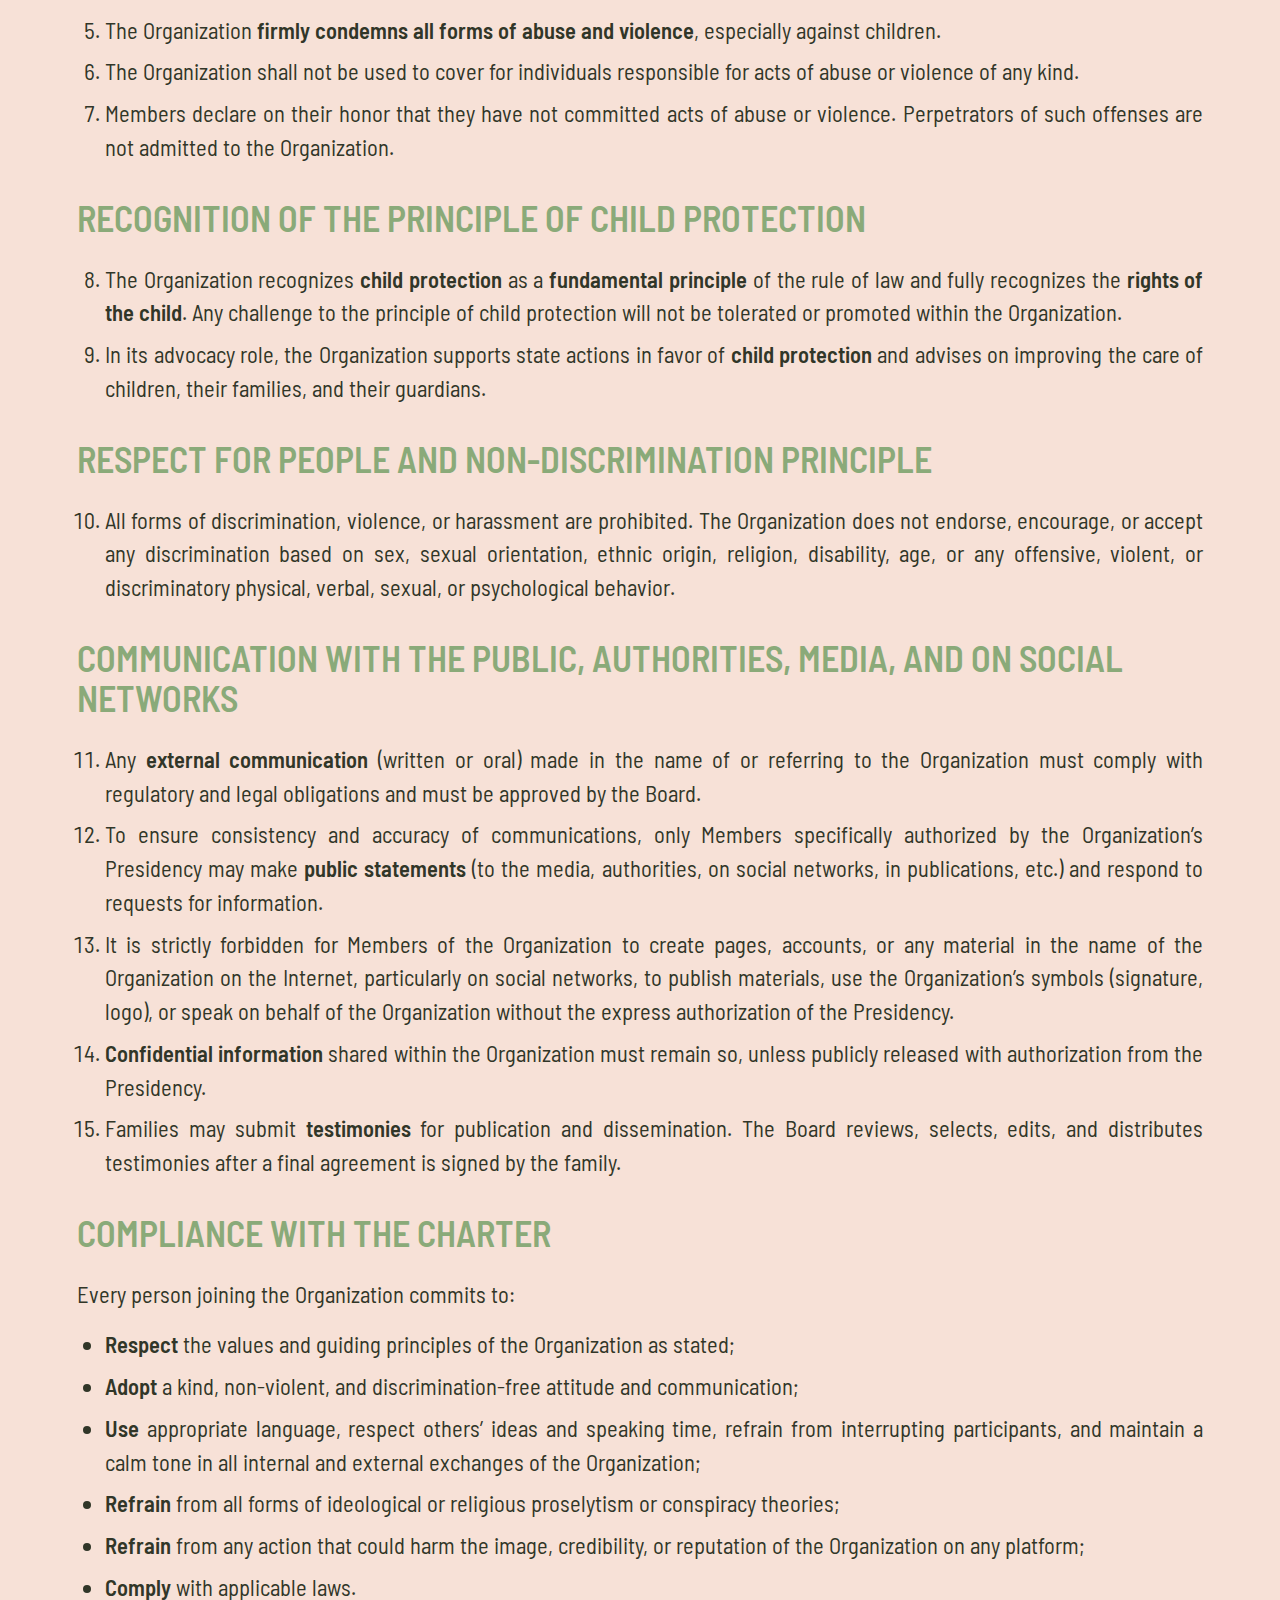
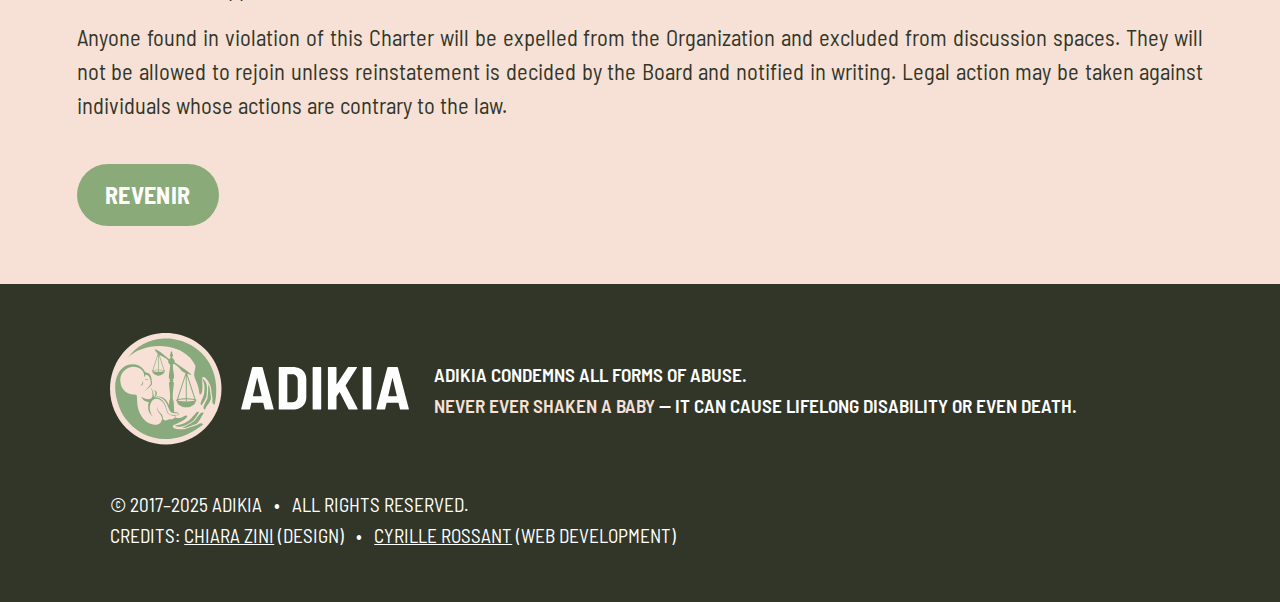
<file: charte.intl.html>
<!DOCTYPE html>
<html lang="fr">

<head>
    <title>ADIKIA International — Protecting abused children, caring for sick children</title>
    <meta name="description" content="ADIKIA International website">

    <!-- BEGIN PASTE: intl-head1 -->
    <meta charset="UTF-8">
    <meta name="viewport" content="width=device-width, initial-scale=1.0, maximum-scale=1.0, user-scalable=no">
    <link rel="stylesheet" href="css/common.css">
    <link rel="stylesheet" href="css/template.css">
    <!-- END PASTE: intl-head1 -->

    <!-- HOME CSS -->
    <link rel="stylesheet" href="css/content.css">

    <!-- BEGIN PASTE: intl-head2 -->
    <link rel="stylesheet" href="css/responsive.css">

    <link rel="stylesheet" href="css/international.css">

    <link rel="preconnect" href="https://fonts.googleapis.com">
    <link rel="preconnect" href="https://fonts.gstatic.com" crossorigin>
    <link href="https://fonts.googleapis.com/css2?family=Barlow+Semi+Condensed:ital,wght@0,400;0,500;0,600;0,700;1,400;1,500;1,600;1,700&display=swap" rel="stylesheet">
    <!-- END PASTE: intl-head2 -->
</head>

<body>

    <!-- BEGIN PASTE: intl-header -->
    <header>
        <!-- TOP BANNER -->
        <div class="container">
            <div class="banner">
                <a href="/"><img src="logo/logo-full.intl.svg" alt="ADIKIA International" class="logo"></a>
                <p class="slogan">
                    <strong>protecting</strong> abused children<br>
                    <strong>caring</strong> for sick children
                </p>
                <!-- Mobile hamburger -->
                <button class="hamburger" aria-label="Open menu" aria-controls="site-menu" aria-expanded="false">
                    <span></span>
                    <span></span>
                    <span></span>
                </button>
            </div>

            <!-- MENU -->
            <nav id="site-menu">
                <ul>
                    <li><a href="#description">who we are</a></li>
                    <li><a href="#testimonies">our stories</a></li>
                    <li><a href="#press">press</a></li>
                    <li><a href="#video">video & documentaries</a></li>
                    <li><a href="#books">books</a></li>
                    <li><a href="#contact">Contact us</a></li>
                </ul>
            </nav>
        </div>
    </header>
    <!-- END PASTE: intl-header -->

    <main>
        <div class="container">

            <h1>Charter of ADIKIA</h1>

            <p style="text-align: right;"><em>Version of January 30, 2024.</em></p>

            <p><strong>ADIKIA</strong>, hereinafter the Organization, has the following objectives:</p>
            <ol>
                <li><strong>Inform professionals and the public</strong> about the current state of scientific knowledge concerning medical diagnoses of child abuse in infants, about their differential diagnoses, and about the importance of making the most reliable distinction possible between the two.</li>
                <li><strong>Provide spaces for dialogue and exchange</strong> for parents, childminders, and families confronted with such diagnoses, with the aim of offering mutual moral and psychological support, and allow families who wish to do so to share their testimonies, while respecting their privacy, intimacy, and the laws in force.</li>
                <li><strong>Promote the evolution of diagnostic protocols</strong>, reporting criteria, judicial procedures, legislation, and professional practices, with the goal of improving respect for all rights of the Child and human rights in the decisions and procedures undertaken in these situations, while respecting the indispensable needs of child protection.</li>
            </ol>
            <p>This <strong>Ethical Charter</strong> defines the values and guiding principles to which the Organization and its Members adhere, and which must be respected in the activities of the Organization.</p>

            <h2>Compliance with legislation</h2>
            <ol>
                <li>It is the responsibility of every person joining the Organization to fully know and comply with all applicable laws and regulations.</li>
                <li>The Organization does not tolerate any form of conspiracy theories and guarantees the factual, scientific, and verifiable nature of all information disseminated in its communications.</li>
                <li>Members must strictly comply with their legal obligations under penalty of prosecution (e.g., no-contact orders between spouses, strict confidentiality of medical and criminal records).</li>
            </ol>

            <h2>Quality of information provided</h2>
            <ol>
                <li>The Organization <strong>does not provide criminal defense</strong> and cannot substitute for the legal advice of specialized lawyers.</li>
                <li>The Organization <strong>does not provide medical diagnosis</strong> and cannot substitute for the medical advice of healthcare professionals.</li>
                <li>The Organization strives to ensure the accuracy and updating of information provided. However, this information is given <strong>for informational purposes only</strong> and in no case constitutes professional medical or legal advice. The Organization cannot guarantee the accuracy, completeness, or relevance of the information and declines all responsibility for possible errors, omissions, or inaccuracies.</li>
                <li>Where possible, the Organization endeavors to indicate <strong>sources and references</strong> of all information provided.</li>
                <li>Information and advice offered to families by Members, Volunteers, or Board Members of the Organization are given <strong>on an individual basis</strong> and do not bind the Organization in any way.</li>
            </ol>

            <h2>Rejection of all forms of violence against children</h2>
            <ol start="5">
                <li>The Organization <strong>firmly condemns all forms of abuse and violence</strong>, especially against children.</li>
                <li>The Organization shall not be used to cover for individuals responsible for acts of abuse or violence of any kind.</li>
                <li>Members declare on their honor that they have not committed acts of abuse or violence. Perpetrators of such offenses are not admitted to the Organization.</li>
            </ol>

            <h2>Recognition of the principle of child protection</h2>
            <ol start="8">
                <li>The Organization recognizes <strong>child protection</strong> as a <strong>fundamental principle</strong> of the rule of law and fully recognizes the <strong>rights of the child</strong>. Any challenge to the principle of child protection will not be tolerated or promoted within the Organization.</li>
                <li>In its advocacy role, the Organization supports state actions in favor of <strong>child protection</strong> and advises on improving the care of children, their families, and their guardians.</li>
            </ol>

            <h2>Respect for people and non-discrimination principle</h2>
            <ol start="10">
                <li>All forms of discrimination, violence, or harassment are prohibited. The Organization does not endorse, encourage, or accept any discrimination based on sex, sexual orientation, ethnic origin, religion, disability, age, or any offensive, violent, or discriminatory physical, verbal, sexual, or psychological behavior.</li>
            </ol>

            <h2>Communication with the public, authorities, media, and on social networks</h2>
            <ol start="11">
                <li>Any <strong>external communication</strong> (written or oral) made in the name of or referring to the Organization must comply with regulatory and legal obligations and must be approved by the Board.</li>
                <li>To ensure consistency and accuracy of communications, only Members specifically authorized by the Organization’s Presidency may make <strong>public statements</strong> (to the media, authorities, on social networks, in publications, etc.) and respond to requests for information.</li>
                <li>It is strictly forbidden for Members of the Organization to create pages, accounts, or any material in the name of the Organization on the Internet, particularly on social networks, to publish materials, use the Organization’s symbols (signature, logo), or speak on behalf of the Organization without the express authorization of the Presidency.</li>
                <li><strong>Confidential information</strong> shared within the Organization must remain so, unless publicly released with authorization from the Presidency.</li>
                <li>Families may submit <strong>testimonies</strong> for publication and dissemination. The Board reviews, selects, edits, and distributes testimonies after a final agreement is signed by the family.</li>
            </ol>

            <h2>Compliance with the charter</h2>
            <p>Every person joining the Organization commits to:</p>
            <ul>
                <li><strong>Respect</strong> the values and guiding principles of the Organization as stated;</li>
                <li><strong>Adopt</strong> a kind, non-violent, and discrimination-free attitude and communication;</li>
                <li><strong>Use</strong> appropriate language, respect others’ ideas and speaking time, refrain from interrupting participants, and maintain a calm tone in all internal and external exchanges of the Organization;</li>
                <li><strong>Refrain</strong> from all forms of ideological or religious proselytism or conspiracy theories;</li>
                <li><strong>Refrain</strong> from any action that could harm the image, credibility, or reputation of the Organization on any platform;</li>
                <li><strong>Comply</strong> with applicable laws.</li>
            </ul>

            <p>Anyone found in violation of this Charter will be expelled from the Organization and excluded from discussion spaces. They will not be allowed to rejoin unless reinstatement is decided by the Board and notified in writing. Legal action may be taken against individuals whose actions are contrary to the law.</p>

            <div class="btw-wrapper">
                <a href="index.html" class="btn">revenir</a>
            </div>

        </div>
    </main>

    <!-- BEGIN PASTE: intl-footer -->
    <footer>
        <div class="container">
            <div class="banner">
                <a href="/"><img src="logo/logo2-full.intl.svg" alt="ADIKIA International" class="logo"></a>
                <p class="slogan">
                    ADIKIA condemns all forms of abuse.
                    <br>
                    <span class="highlight">Never ever shaken a baby</span> — it can cause lifelong disability or even death.
                </p>
            </div>
            <div class="menu">
                <ul>
                    <li><a href="charte.intl.html">Charter</a></li>
                    <li><a href="legal.intl.html">Legal notice</a></li>
                    <li><a href="mailto:contact@adikia.us">Contact us</a></li>
                </ul>
            </div>
            <p class="credits">
                &copy; 2017–2025 ADIKIA
                &nbsp;&nbsp;•&nbsp;&nbsp;
                All rights reserved.

                <br>

                Credits: <a href="https://www.linkedin.com/in/czini/">Chiara Zini</a> (design)
                &nbsp;&nbsp;•&nbsp;&nbsp;
                <a href="https://cyrille.rossant.net/">Cyrille Rossant</a> (web development)
            </p>
        </div>
    </footer>

    <script src="js/scripts.js"></script>
    <!-- END PASTE: intl-footer -->

</body>

</html>
</file>
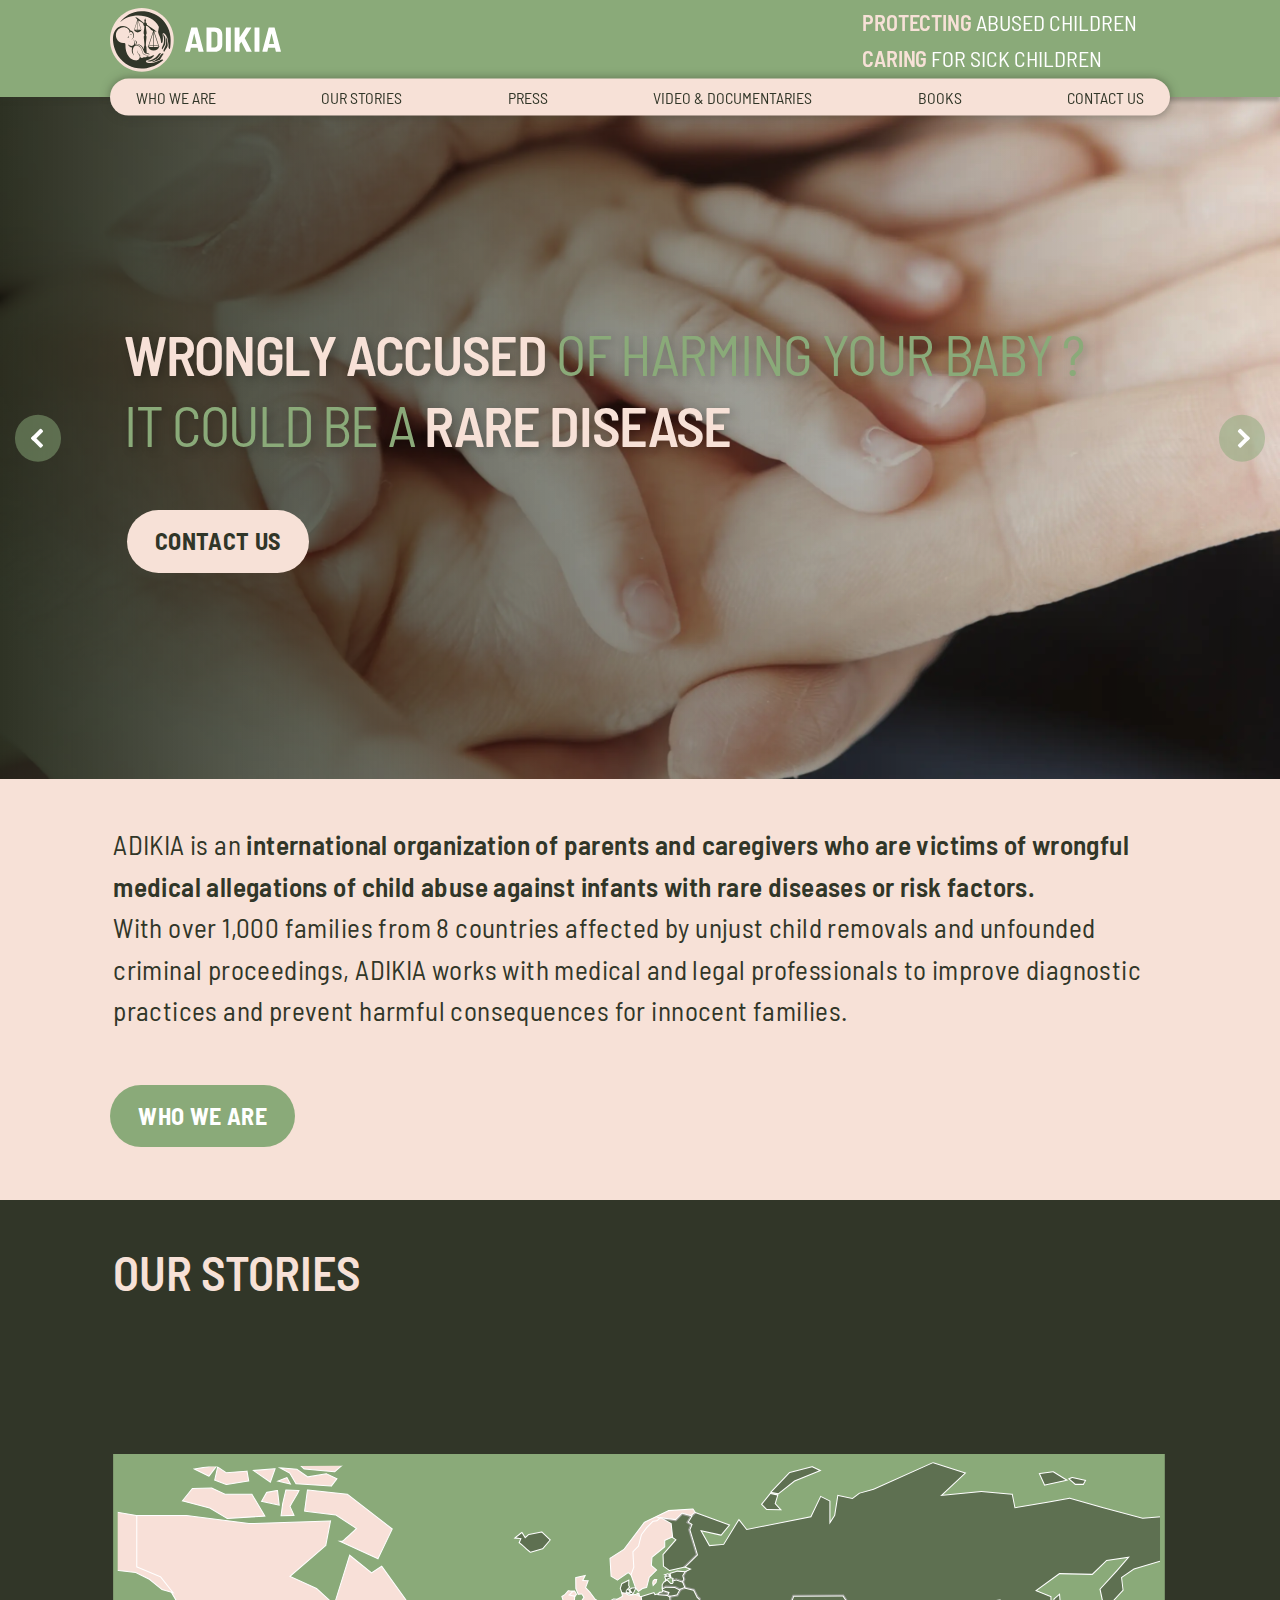
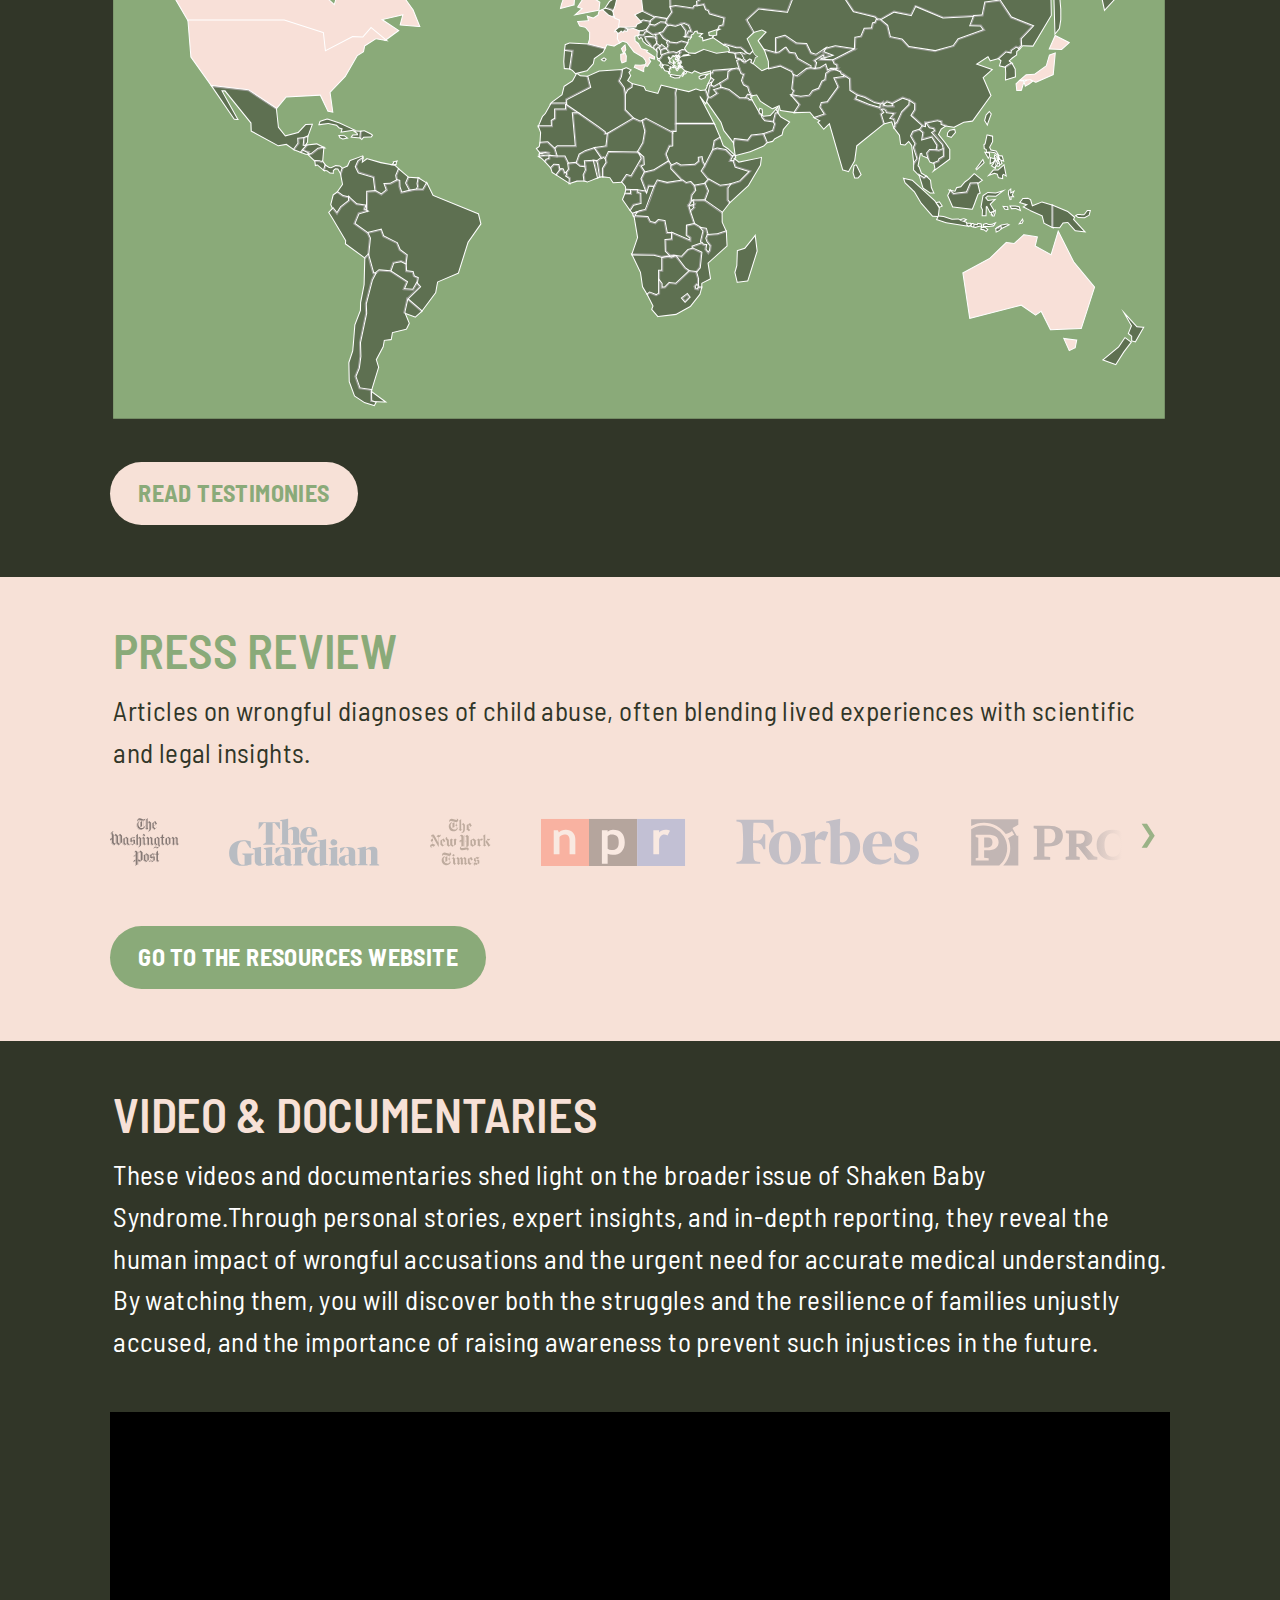
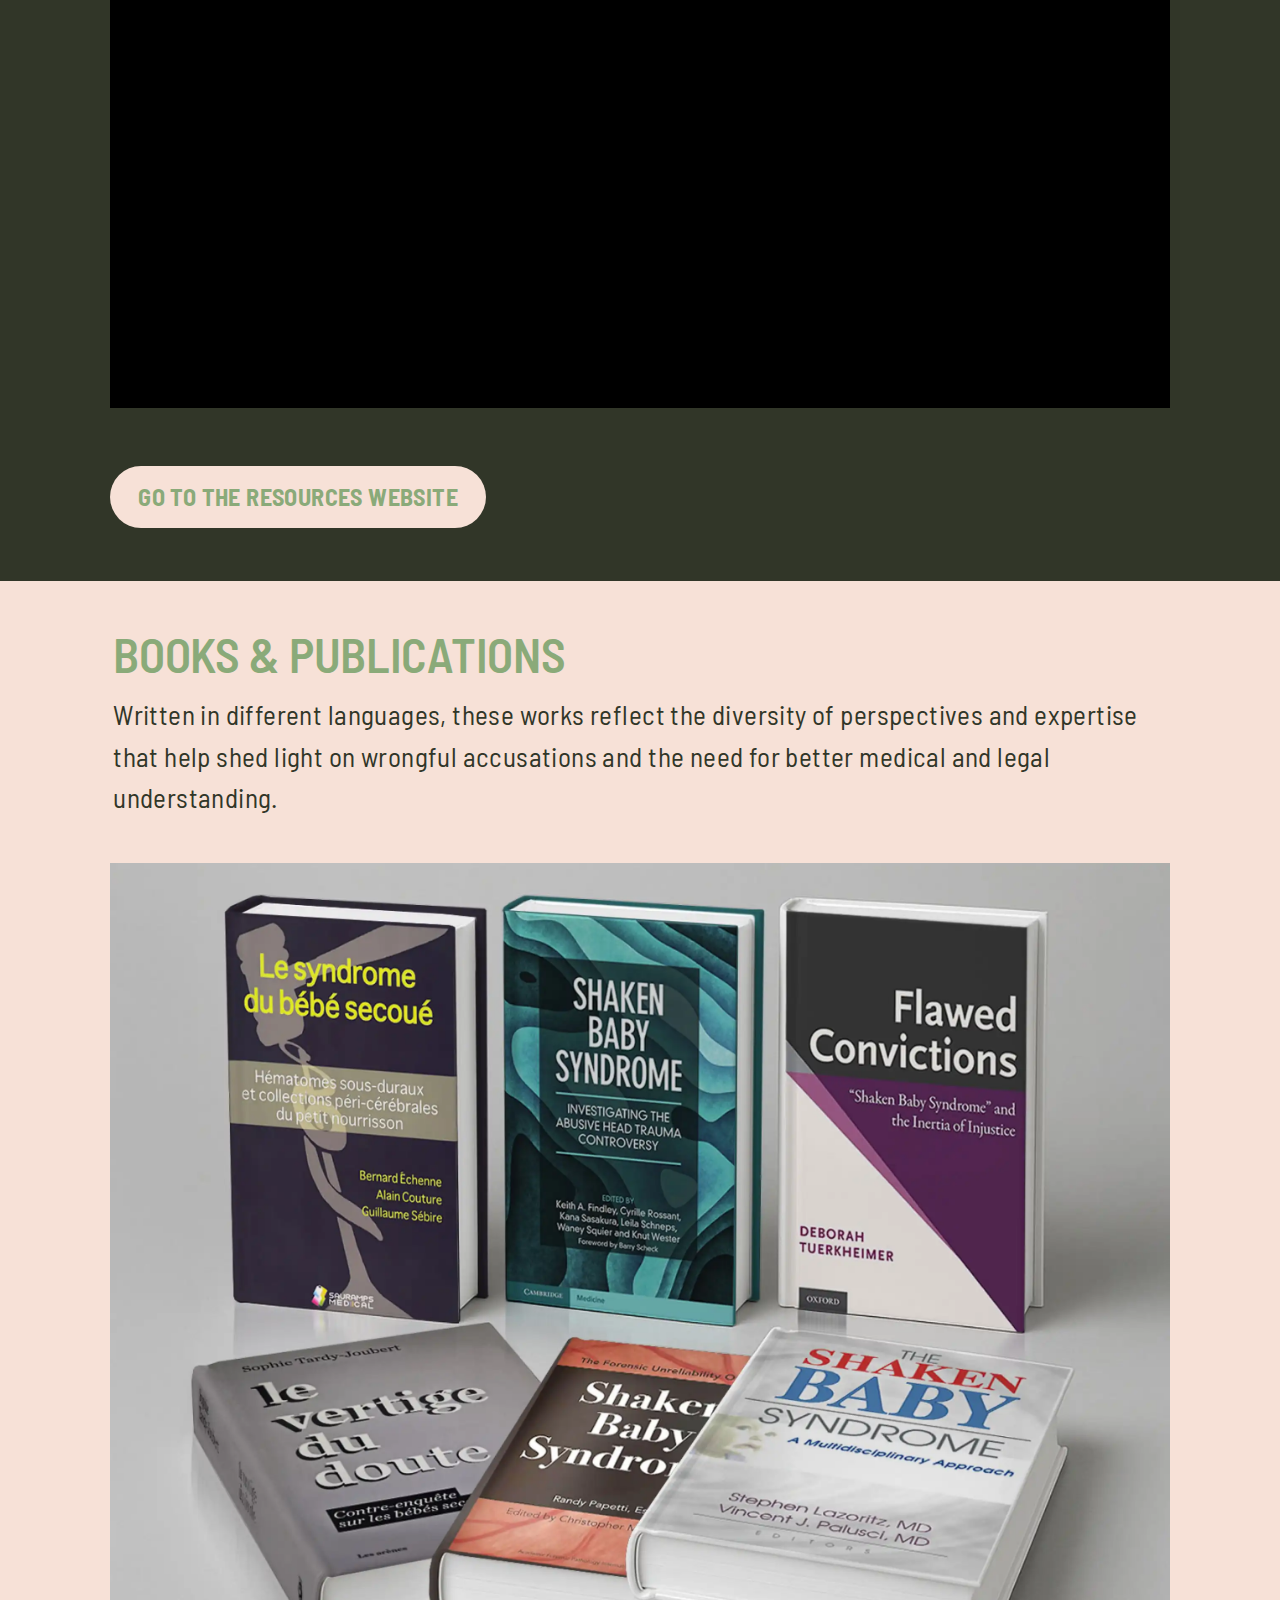
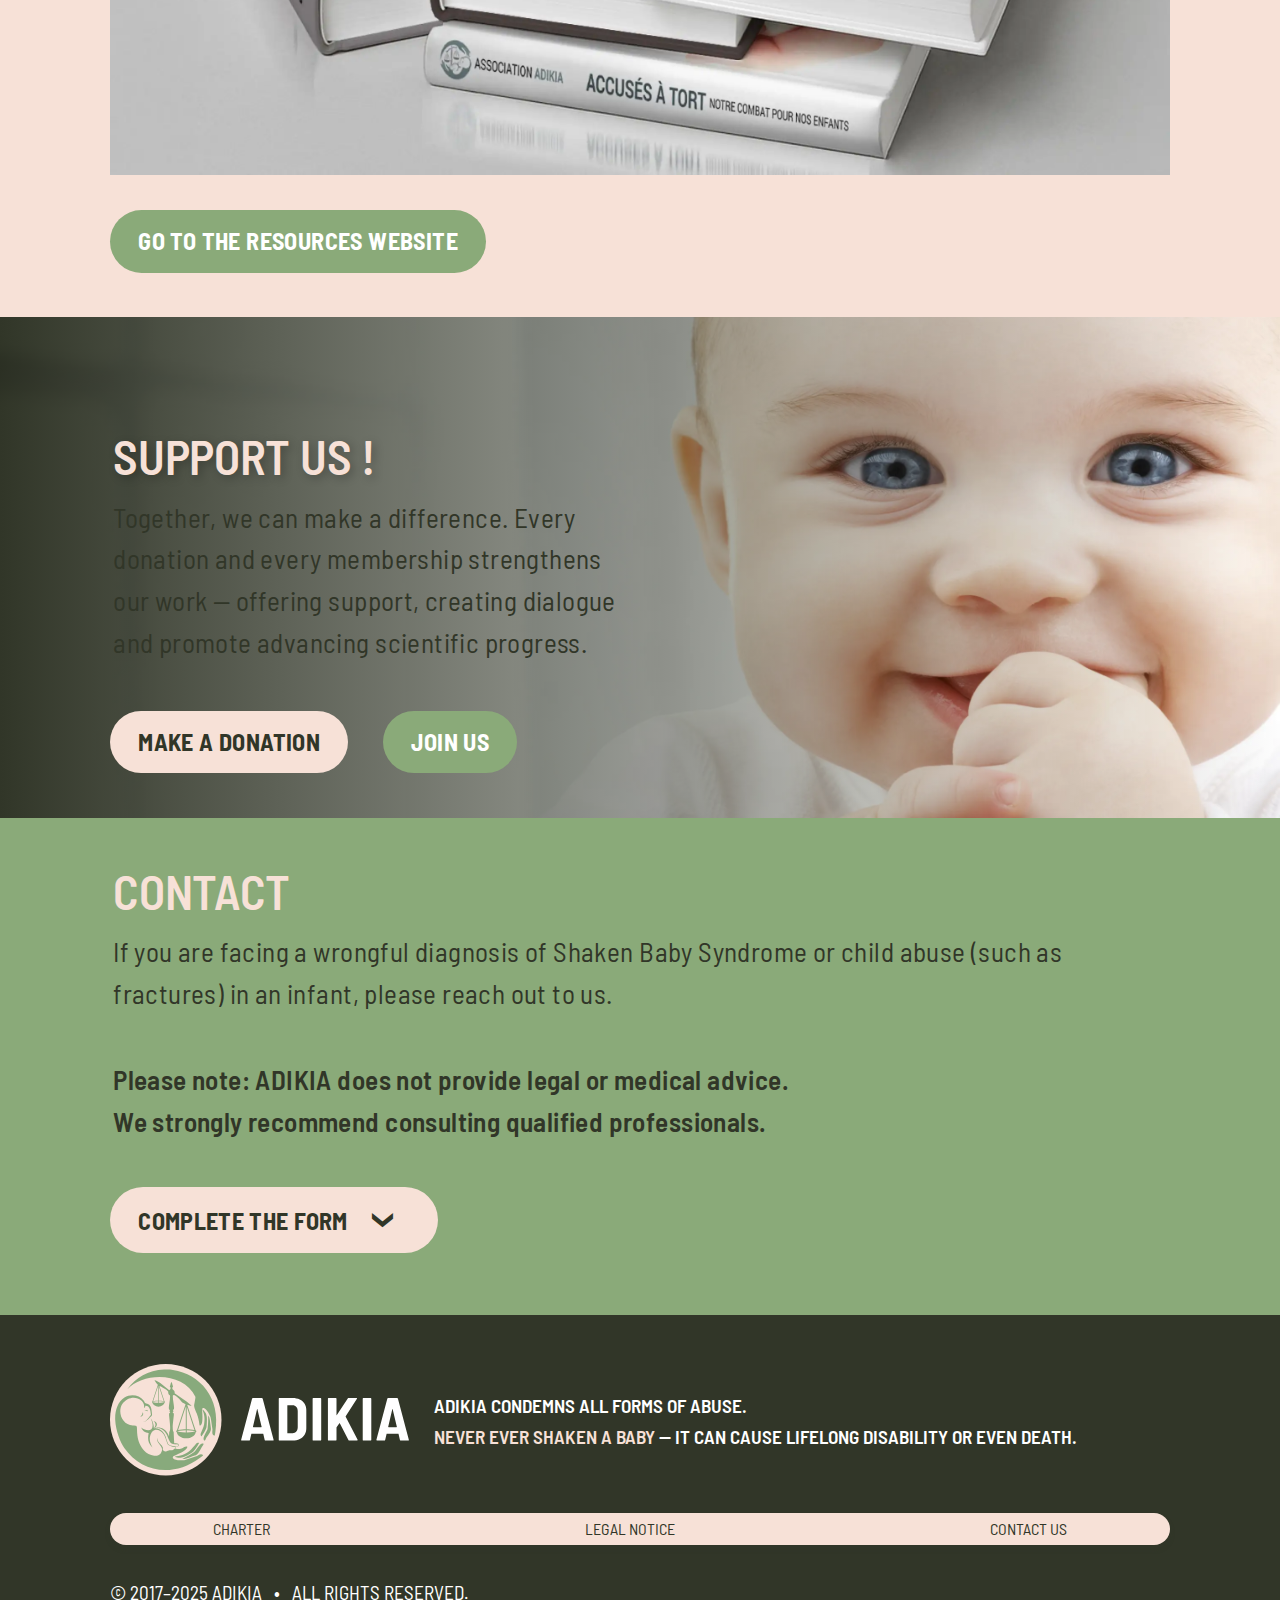
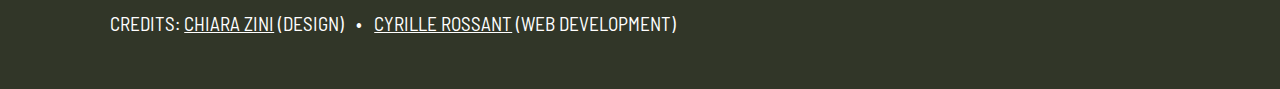
<file: international.html>
<!DOCTYPE html>
<html lang="fr">

<head>
    <title>ADIKIA International — Protecting abused children, caring for sick children</title>
    <meta name="description" content="ADIKIA International website">

    <!-- BEGIN COPY: intl-head1 -->
    <meta charset="UTF-8">
    <meta name="viewport" content="width=device-width, initial-scale=1.0, maximum-scale=1.0, user-scalable=no">
    <link rel="stylesheet" href="css/common.css">
    <link rel="stylesheet" href="css/template.css">
    <!-- END COPY: intl-head1 -->

    <!-- HOME CSS -->
    <link rel="stylesheet" href="css/home.css">

    <!-- BEGIN COPY: intl-head2 -->
    <link rel="stylesheet" href="css/responsive.css">

    <link rel="stylesheet" href="css/international.css">

    <link rel="preconnect" href="https://fonts.googleapis.com">
    <link rel="preconnect" href="https://fonts.gstatic.com" crossorigin>
    <link href="https://fonts.googleapis.com/css2?family=Barlow+Semi+Condensed:ital,wght@0,400;0,500;0,600;0,700;1,400;1,500;1,600;1,700&display=swap" rel="stylesheet">
    <!-- END COPY: intl-head2 -->
</head>

<body>

    <!-- BEGIN COPY: intl-header -->
    <header>
        <!-- TOP BANNER -->
        <div class="container">
            <div class="banner">
                <a href="/"><img src="logo/logo-full.intl.svg" alt="ADIKIA International" class="logo"></a>
                <p class="slogan">
                    <strong>protecting</strong> abused children<br>
                    <strong>caring</strong> for sick children
                </p>
                <!-- Mobile hamburger -->
                <button class="hamburger" aria-label="Open menu" aria-controls="site-menu" aria-expanded="false">
                    <span></span>
                    <span></span>
                    <span></span>
                </button>
            </div>

            <!-- MENU -->
            <nav id="site-menu">
                <ul>
                    <li><a href="#description">who we are</a></li>
                    <li><a href="#testimonies">our stories</a></li>
                    <li><a href="#press">press</a></li>
                    <li><a href="#video">video & documentaries</a></li>
                    <li><a href="#books">books</a></li>
                    <li><a href="#contact">Contact us</a></li>
                </ul>
            </nav>
        </div>
    </header>
    <!-- END COPY: intl-header -->

    <main>

        <section class="hero" aria-roledescription="carousel">
            <!-- Slides -->
            <div class="hero-slides">
                <!-- HERO 1 -->
                <article class="hero-slide hero-1 is-active">
                    <div class="hero-text">
                        <h1><strong>Wrongly accused</strong> of harming your baby ?<br>
                            It could be a <strong>rare disease</strong></h1>
                        <a href="#contact" class="btn btn-hero">contact us</a>
                    </div>
                </article>

                <!-- HERO 2 -->
                <article class="hero-slide hero-2">
                    <div class="hero-text">
                        <h1>« We bring our baby to <strong>hospital</strong><br>
                            we're <strong>accused of child abuse</strong> »</h1>
                        <a href="#testimonies" class="btn btn-hero">our stories</a>
                    </div>
                </article>

                <!-- HERO 3 -->
                <article class="hero-slide hero-3">
                    <div class="hero-text">
                        <h1>all the <strong>resources</strong> you need<br>
                            on <strong>shaken baby syndrome</strong></h1>
                        <!-- TODO: URL -->
                        <a href="#" class="btn btn-hero">SBS library</a>
                    </div>
                </article>
            </div>

            <!-- Arrows -->
            <button class="hero-arrow hero-1 hero-prev" aria-label="Précédent">
                <span class="chev" aria-hidden="true"></span>
            </button>
            <button class="hero-arrow hero-1 hero-next" aria-label="Suivant">
                <span class="chev" aria-hidden="true"></span>
            </button>
        </section>

        <section class="description" id="description">
            <div class="container">
                <p>
                    ADIKIA is an <strong>international organization of parents and caregivers who are victims of wrongful medical allegations of child abuse against infants with rare diseases or risk factors.</strong><br>
                    With over 1,000 families from 8 countries affected by unjust child removals and unfounded criminal proceedings, ADIKIA works with medical and legal professionals to improve diagnostic practices and prevent harmful consequences for innocent families.
                </p>
                <!-- TODO: link -->
                <a href="#" class="btn">who we are</a>
            </div>
        </section>

        <section class="testimonies" id="testimonies">
            <div class="container">
                <h2>Our stories</h2>
                <p>
                    Worldwide, more than XX cases of Shaken Baby Syndrome have been reported in over XX countries. Every single family was later cleared of any wrongdoing. These numbers remind us of the human cost of misdiagnosis — and of the urgent need for change.
                </p>
                <img src="svg/world.svg">
                <!-- TODO: URL -->
                <a href="#" class="btn">read testimonies</a>
            </div>
            </div>
        </section>

        <section class="media" id="press">
            <div class="container">
                <h2>Press review</h2>
                <p>Articles on wrongful diagnoses of child abuse, often blending lived experiences with scientific and legal insights.</p>

                <div class="media-logos-wrap fades" data-at-start="true" data-at-end="false">
                    <div class="media-logos" id="media-logos" role="region" aria-label="Logos des médias, défilement horizontal" tabindex="0">

                        <a href="https://www.washingtonpost.com/graphics/investigations/shaken-baby-syndrome/" target="_blank"><img src="img/media-logos-intl/wp.svg" alt="The Washington Post"></a>

                        <a href="https://www.theguardian.com/news/2017/dec/08/shaken-baby-syndrome-war-over-convictions" target="_blank"><img src="img/media-logos-intl/guardian.svg" alt="The Guardian"></a>

                        <a href="https://www.nytimes.com/2024/12/29/magazine/shaken-baby-syndrome-diagnosis.html" target="_blank"><img src="img/media-logos-intl/nyt.svg" alt="The New York Times"></a>

                        <a href="https://www.npr.org/2012/12/21/167719033/dismissed-case-raises-questions-on-shaken-baby-diagnosis" target="_blank"><img src="img/media-logos-intl/npr.svg" alt="NPR"></a>

                        <a href="https://www.forbes.com/sites/robertlangreth/2011/02/05/the-bogus-science-of-shaken-baby-syndrome/#2aade6fd7cbc" target="_blank"><img src="img/media-logos-intl/forbes.svg" alt="Forbes"></a>

                        <a href="https://www.propublica.org/article/shaken-baby-syndrome-abusive-head-trauma-controversy" target="_blank"><img src="img/media-logos-intl/propublica.svg" alt="ProPublica"></a>

                        <a href="https://www.theatlantic.com/podcasts/archive/2025/03/the-scientific-controversy-of-shaken-baby-syndrome/681994/" target="_blank"><img src="img/media-logos-intl/atlantic.svg" alt="The Atlantic"></a>

                    </div>

                    <div class="media-controls" aria-hidden="true">
                        <button class="media-btn prev" id="media-prev" type="button" aria-controls="media-logos" aria-label="Défiler vers la gauche">❮</button>
                        <button class="media-btn next" id="media-next" type="button" aria-controls="media-logos" aria-label="Défiler vers la droite">❯</button>
                    </div>
                </div>

                <!-- TODO: link to SBS library -->
                <a href="#" class="btn">go to the resources website</a>
            </div>
        </section>

        <section class="video" id="video">
            <div class="container">
                <h2>Video & documentaries</h2>
                <p>These videos and documentaries shed light on the broader issue of Shaken Baby Syndrome.Through personal stories, expert insights, and in-depth reporting, they reveal the human impact of wrongful accusations and the urgent need for accurate medical understanding. By watching them, you will discover both the struggles and the resilience of families unjustly accused, and the importance of raising awareness to prevent such injustices in the future.</p>
                <div class="video-container">
                    <iframe src="https://www.youtube.com/embed/nMukBoD-nJk?cc_load_policy=1&cc_lang_pref=en" allow="accelerometer; autoplay; clipboard-write; encrypted-media; gyroscope; picture-in-picture" allowfullscreen>
                    </iframe>
                </div>
                <a href="#" class="btn">go to the resources website</a>
            </div>
        </section>

        <section class="book" id="books">
            <div class="container">
                <h2>Books &amp; publications</h2>
                <p>
                    Written in different languages, these works reflect the diversity of perspectives and expertise that help shed light on wrongful accusations and the need for better medical and legal understanding.
                </p>
                <img src="img/books.webp" alt="Books">
                <!-- TODO: link to SBS library -->
                <a href="#" class="btn">go to the resources website</a>
            </div>
        </section>


        <!-- BEGIN COPY: support -->
        <section class="support-us">
            <div class="container">
                <div class="wrapper">
                    <div class="left">
                        <h2>Support us !</h2>
                        <p>Together, we can make a difference. Every donation and every membership strengthens our work — offering support, creating dialogue and promote advancing scientific progress.</p>
                    </div>
                    <div class="right"></div>
                </div>
                <div class="cta">
                    <!-- TODO: links -->
                    <a href="#" class="btn donate">Make a donation</a>
                    <a href="#" class="btn subscribe">Join us</a>
                </div>
            </div>
        </section>
        <!-- END COPY: support -->

        <!-- BEGIN COPY: contact -->
        <section class="contact" id="contact">
            <div class="container">
                <h2>Contact</h2>
                <p>
                    If you are facing a wrongful diagnosis of Shaken Baby Syndrome or child abuse (such as fractures) in an infant, please reach out to us.
                </p>
                <p>
                    <strong>Please note: ADIKIA does not provide legal or medical advice.<br>We strongly recommend consulting qualified professionals.</strong>
                </p>

                <details>
                    <summary>Complete the form</summary>
                </details>

                <form id="contact-form">
                    <div class="form-group">
                        <label>I am :</label>
                        <div class="radio-group">
                            <input type="radio" id="parent" name="iam" value="parent" required><label for="parent">parent / relative</label>
                            <!-- <input type="radio" id="proche-parent" name="iam" value="proche-parent"><label for="proche-parent">proche parent</label> -->
                            <input type="radio" id="nanny" name="iam" value="nanny"><label for="nanny">nanny / caregiver</label>
                            <!-- <input type="radio" id="proche-nounou" name="iam" value="proche-nounou"><label for="proche-nounou">proche nounou</label> -->
                            <input type="radio" id="journalist" name="iam" value="journalist"><label for="journalist">journalist</label>
                            <input type="radio" id="other-iam" name="iam" value="other"><label for="other-iam">other</label>
                        </div>
                    </div>
                    <div class="form-group">
                        <label>Concernéed with :</label>
                        <div class="radio-group">
                            <input type="radio" id="sbs" name="concern" value="sbs" required><label for="sbs">shaken baby syndrome</label>
                            <input type="radio" id="fractures" name="concern" value="fractures"><label for="fractures">fractures</label>
                            <input type="radio" id="abuse" name="concern" value="abuse"><label for="abuse">abuse</label>
                            <input type="radio" id="information" name="concern" value="information"><label for="information">information</label>
                            <input type="radio" id="other" name="concern" value="other"><label for="other">other</label>
                        </div>
                    </div>
                    <div class="form-group form-info">
                        <label>Contact information :</label>
                    </div>
                    <div class="form-fields">
                        <div class="form-group form-first-name">
                            <input type="text" id="first-name" name="first-name" placeholder="First name *" required>
                        </div>
                        <div class="form-group form-last-name">
                            <input type="text" id="last-name" name="last-name" placeholder="Last name *" required>
                        </div>
                        <div class="form-group form-email">
                            <input type="email" id="email" name="email" placeholder="Email *" required>
                        </div>
                        <div class="form-group form-phone">
                            <input type="tel" id="phone" name="phone" placeholder="Phone *" required>
                        </div>
                        <div class="form-group form-postal-code">
                            <input type="text" id="postal-code" name="postal-code" placeholder="Postal code *" inputmode="numeric" required>
                        </div>
                        <div class="form-group form-message">
                            <textarea id="message" name="message" placeholder="Your message * : Please describe your situation in detail. We will get back to you as soon as possible."></textarea>
                        </div>
                        <div class="label-required">* Mandatory field</div>
                    </div>
                    <button type="submit" class="btn">Submit</button>
                </form>
            </div>
        </section>
        <!-- END COPY: contact -->

    </main>

    <!-- BEGIN COPY: intl-footer -->
    <footer>
        <div class="container">
            <div class="banner">
                <a href="/"><img src="logo/logo2-full.intl.svg" alt="ADIKIA International" class="logo"></a>
                <p class="slogan">
                    ADIKIA condemns all forms of abuse.
                    <br>
                    <span class="highlight">Never ever shaken a baby</span> — it can cause lifelong disability or even death.
                </p>
            </div>
            <div class="menu">
                <ul>
                    <li><a href="charte.intl.html">Charter</a></li>
                    <li><a href="legal.intl.html">Legal notice</a></li>
                    <li><a href="mailto:contact@adikia.us">Contact us</a></li>
                </ul>
            </div>
            <p class="credits">
                &copy; 2017–2025 ADIKIA
                &nbsp;&nbsp;•&nbsp;&nbsp;
                All rights reserved.

                <br>

                Credits: <a href="https://www.linkedin.com/in/czini/">Chiara Zini</a> (design)
                &nbsp;&nbsp;•&nbsp;&nbsp;
                <a href="https://cyrille.rossant.net/">Cyrille Rossant</a> (web development)
            </p>
        </div>
    </footer>

    <script src="js/scripts.js"></script>
    <!-- END COPY: intl-footer -->

</body>

</html>
</file>
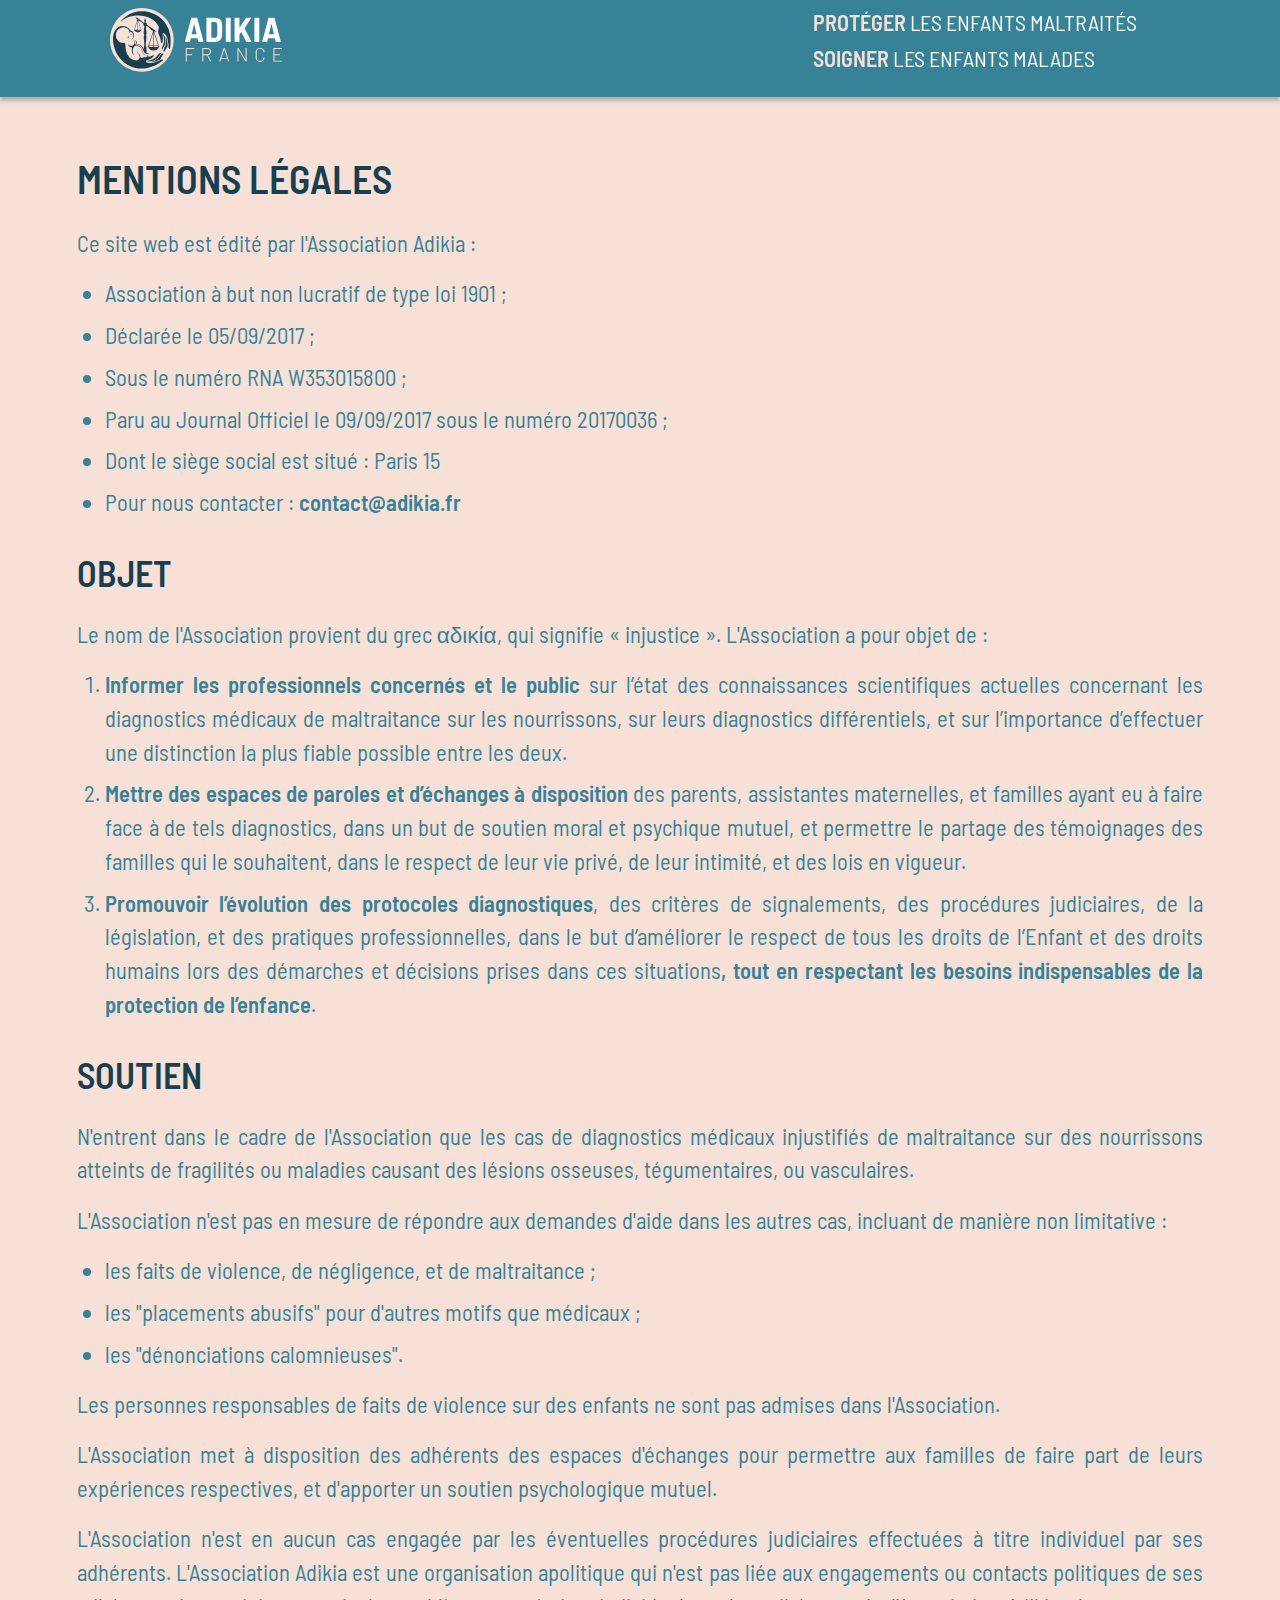
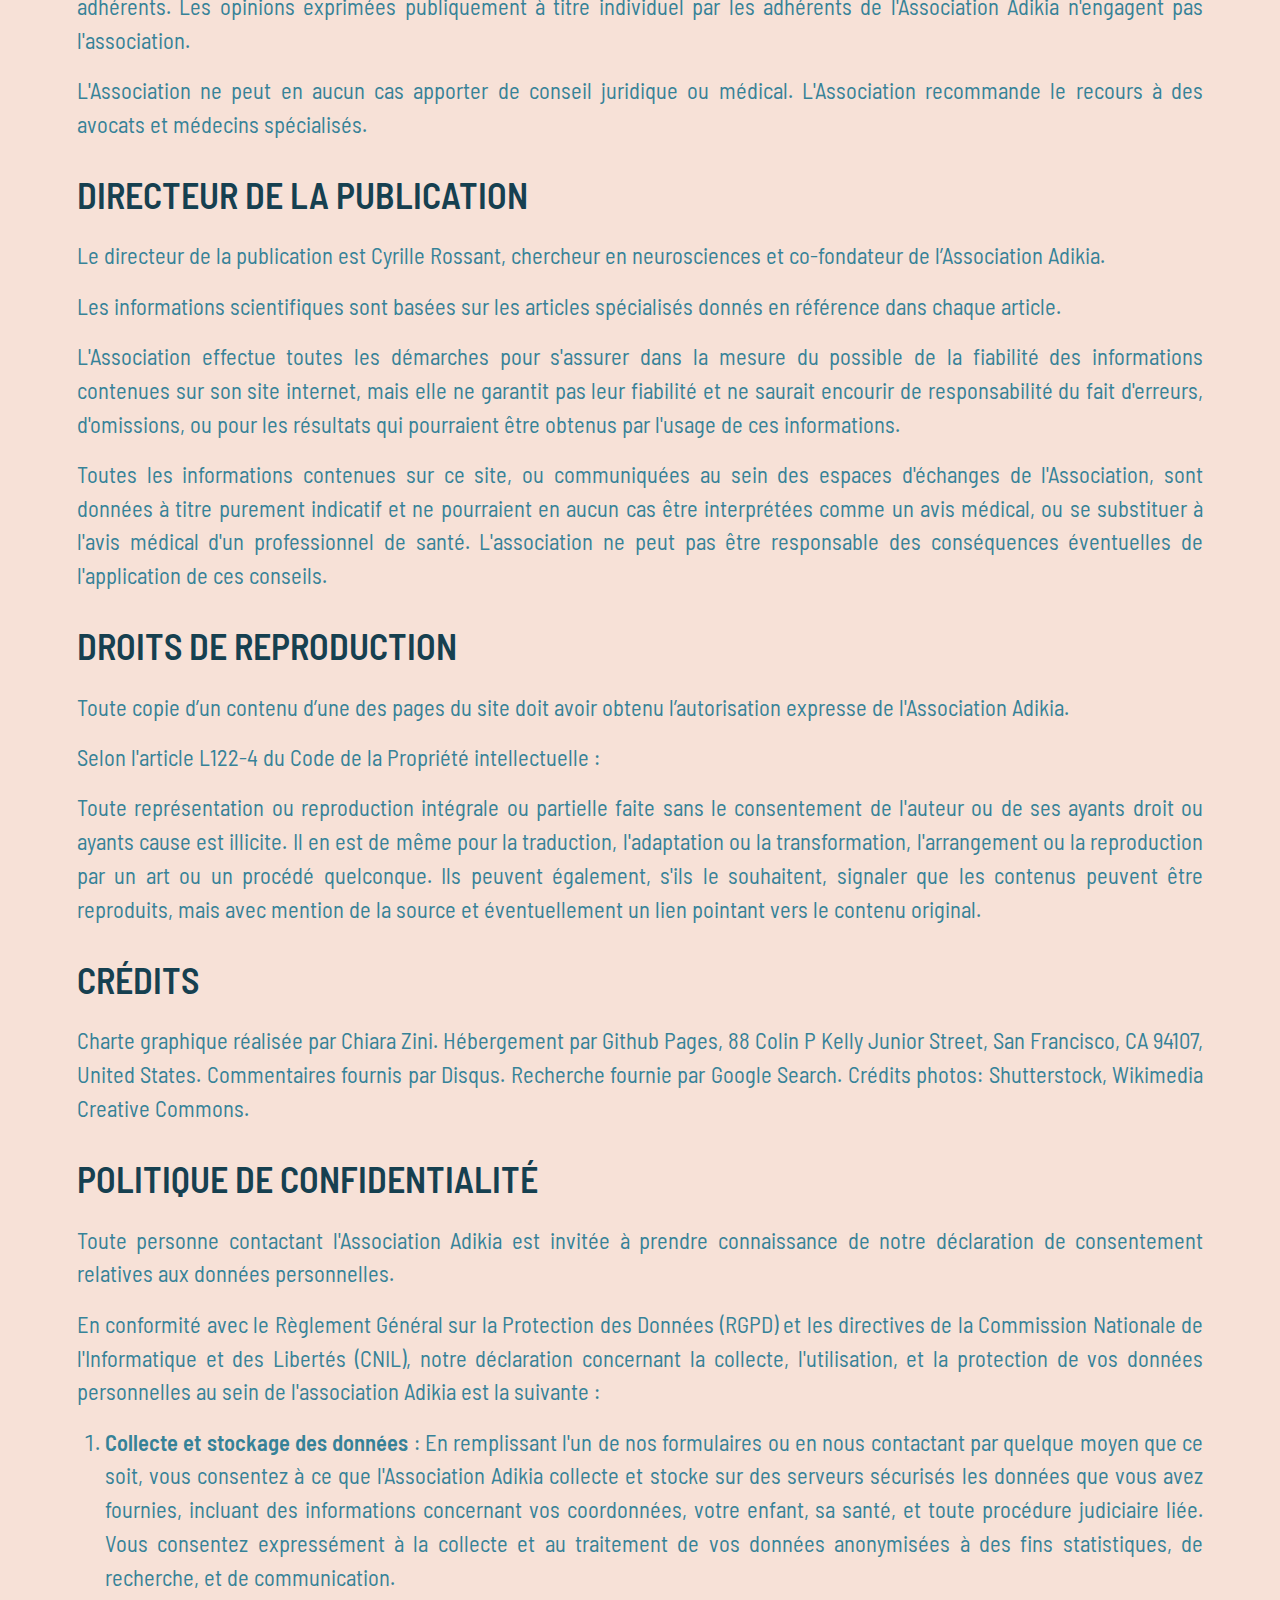
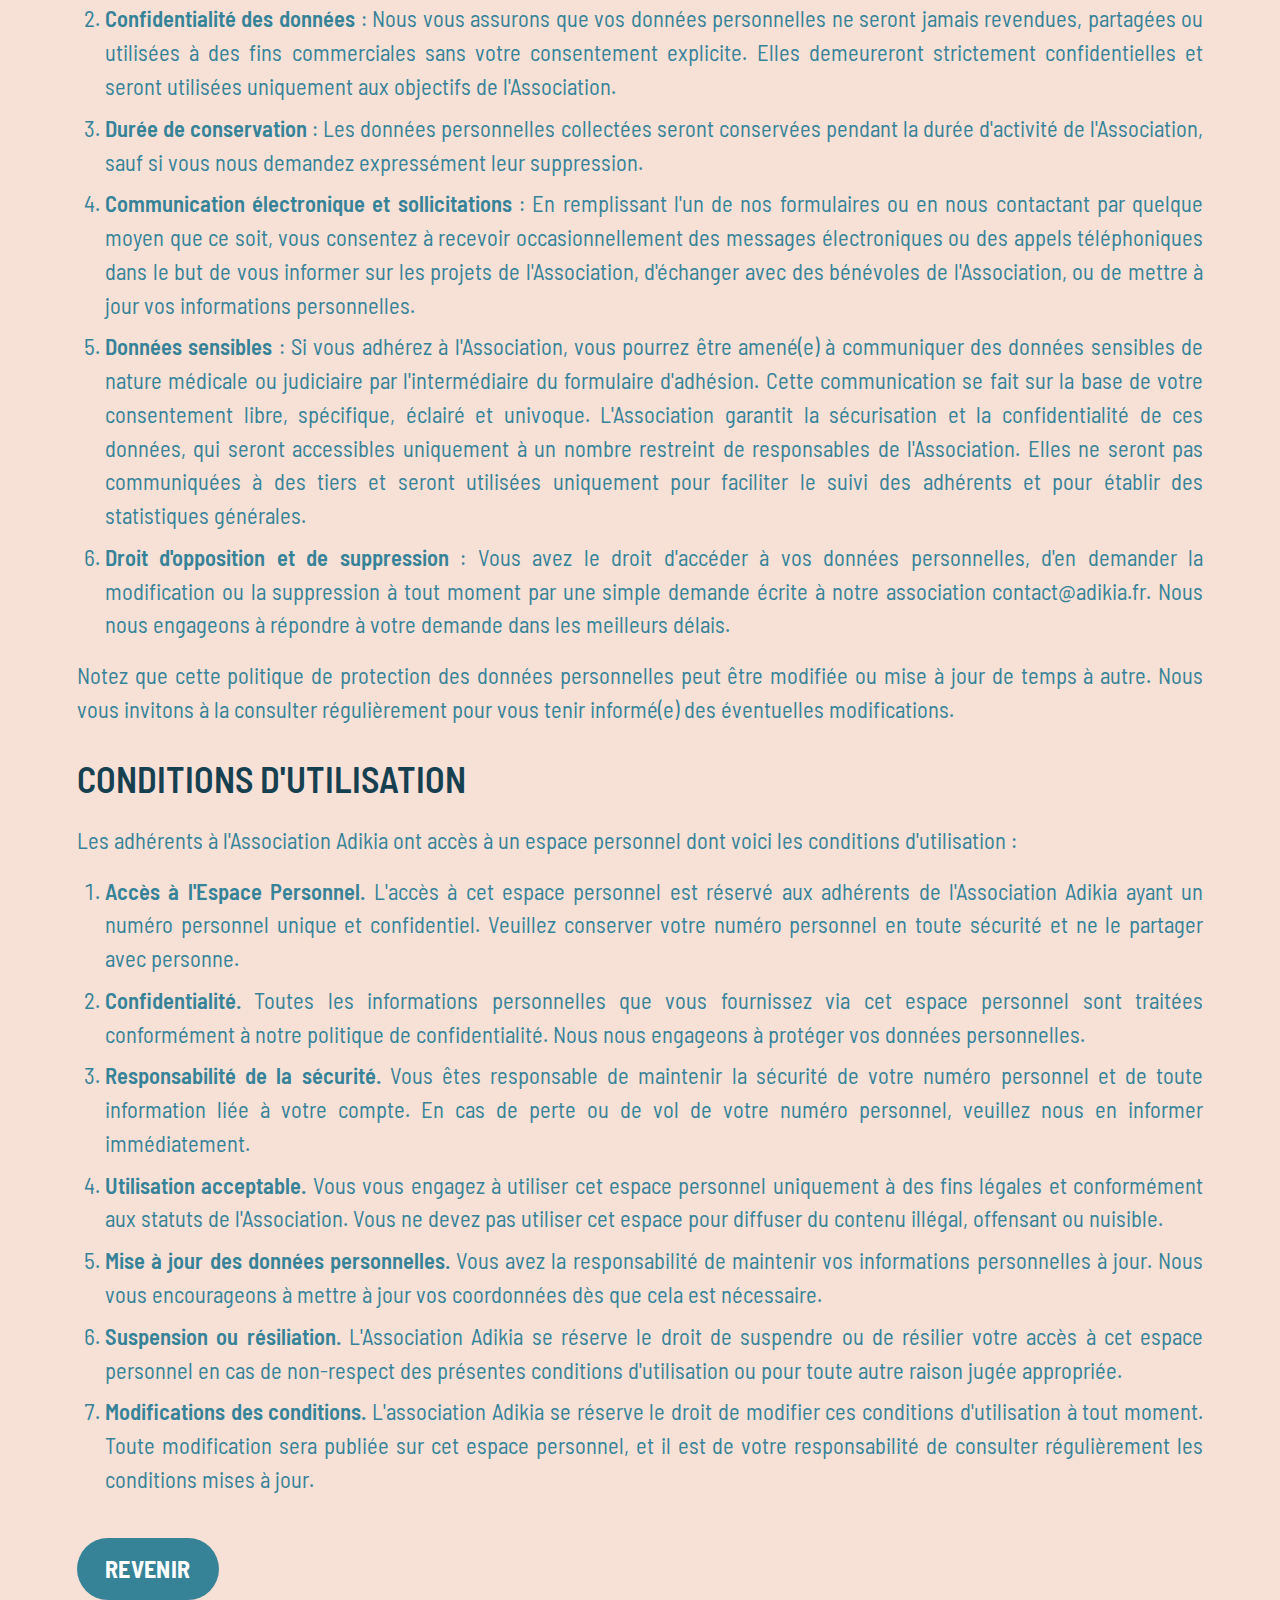
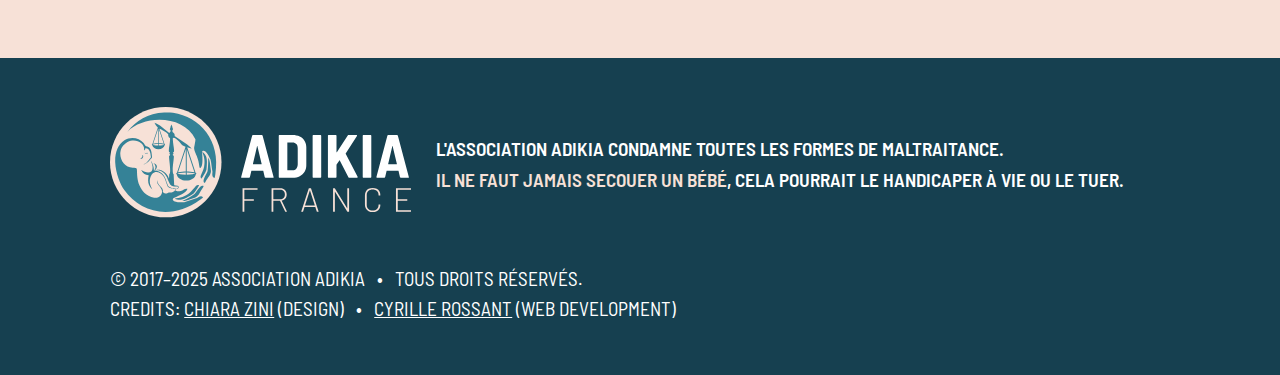
<file: legal.html>
<!DOCTYPE html>
<html lang="fr">

<head>
    <meta charset="UTF-8">
    <meta name="viewport" content="width=device-width, initial-scale=1.0, maximum-scale=1.0, user-scalable=no">
    <title>ADIKIA France : Mentions légales</title>
    <link rel="stylesheet" href="css/common.css">
    <link rel="stylesheet" href="css/template.css">
    <link rel="stylesheet" href="css/content.css">
    <link rel="stylesheet" href="css/responsive.css">

    <link rel="preconnect" href="https://fonts.googleapis.com">
    <link rel="preconnect" href="https://fonts.gstatic.com" crossorigin>
    <link href="https://fonts.googleapis.com/css2?family=Barlow+Semi+Condensed:ital,wght@0,400;0,500;0,600;0,700;1,400;1,500;1,600;1,700&display=swap" rel="stylesheet">
    <meta name="description" content="Mentions légales d'ADIKIA France">
</head>

<body>

    <header>
        <!-- TOP BANNER -->
        <div class="container">
            <div class="banner">
                <a href="/"><img src="logo/logo-full.svg" alt="ADIKIA France" class="logo"></a>
                <p class="slogan">
                    <strong>protéger</strong> les enfants maltraités<br>
                    <strong>soigner</strong> les enfants malades
                </p>
                <!-- Mobile hamburger -->
                <button class="hamburger" aria-label="Ouvrir le menu" aria-controls="site-menu" aria-expanded="false">
                    <span></span>
                    <span></span>
                    <span></span>
                </button>
            </div>

            <!-- MENU -->
            <nav id="site-menu">
                <ul>
                    <li><a href="#">Association</a></li>
                    <li><a href="#testimonies">Témoignages</a></li>
                    <li><a href="#families">Familles</a></li>
                    <li><a href="#konbini">Documentaire</a></li>
                    <li><a href="#media">Médias</a></li>
                    <li><a href="#book">Livre</a></li>
                    <li><a href="#contact">Contact</a></li>
                </ul>
            </nav>
        </div>
    </header>

    <main>

        <!-- content:start -->
        <!-- title: ADIKIA France : Mentions légales -->
        <!-- description: Mentions légales d'ADIKIA France -->
        <!-- css: css/content.css -->
        <div class="container">

            <h1>Mentions légales</h1>

            <p>Ce site web est édité par l'Association Adikia&nbsp;:</p>
            <ul>
                <li>Association à but non lucratif de type loi 1901 ;</li>
                <li>Déclarée le 05/09/2017 ;</li>
                <li>Sous le numéro RNA W353015800 ;</li>
                <li>Paru au Journal Officiel le 09/09/2017 sous le numéro 20170036 ;</li>
                <li>Dont le siège social est situé&nbsp;: Paris 15</li>
                <li>Pour nous contacter : <a href="mailto:contact@adikia.fr"><strong>contact@adikia.fr</strong></a></li>
            </ul>

            <h2>Objet</h2>
            <p>Le nom de l'Association provient du <a href="https://fr.wikipedia.org/wiki/Hippocrate">grec</a> αδικία, qui signifie « injustice ». L'Association a pour objet de&nbsp;:</p>
            <ol>
                <li><strong>Informer les professionnels concernés et le public</strong> sur l’état des connaissances scientifiques actuelles concernant les diagnostics médicaux de maltraitance sur les nourrissons, sur leurs diagnostics différentiels, et sur l’importance d’effectuer une distinction la plus fiable possible entre les deux.</li>
                <li><strong>Mettre des espaces de paroles et d’échanges à disposition</strong> des parents, assistantes maternelles, et familles ayant eu à faire face à de tels diagnostics, dans un but de soutien moral et psychique mutuel, et permettre le partage des témoignages des familles qui le souhaitent, dans le respect de leur vie privé, de leur intimité, et des lois en vigueur.</li>
                <li><strong>Promouvoir l’évolution des protocoles diagnostiques</strong>, des critères de signalements, des procédures judiciaires, de la législation, et des pratiques professionnelles, dans le but d’améliorer le respect de tous les droits de l’Enfant et des droits humains lors des démarches et décisions prises dans ces situations<strong>, tout en respectant les besoins indispensables de la protection de l’enfance</strong>.</li>
            </ol>

            <h2>Soutien</h2>
            <p>N'entrent dans le cadre de l'Association que les cas de diagnostics médicaux injustifiés de maltraitance sur des nourrissons atteints de fragilités ou maladies causant des lésions osseuses, tégumentaires, ou vasculaires.</p>
            <p>L'Association n'est pas en mesure de répondre aux demandes d'aide dans les autres cas, incluant de manière non limitative&nbsp;:</p>
            <ul>
                <li>les faits de violence, de négligence, et de maltraitance ;</li>
                <li>les "placements abusifs" pour d'autres motifs que médicaux ;</li>
                <li>les "dénonciations calomnieuses".</li>
            </ul>
            <p>Les personnes responsables de faits de violence sur des enfants ne sont pas admises dans l'Association.</p>
            <p>L'Association met à disposition des adhérents des espaces d'échanges pour permettre aux familles de faire part de leurs expériences respectives, et d'apporter un soutien psychologique mutuel.</p>
            <p>L'Association n'est en aucun cas engagée par les éventuelles procédures judiciaires effectuées à titre individuel par ses adhérents. L'Association Adikia est une organisation apolitique qui n'est pas liée aux engagements ou contacts politiques de ses adhérents. Les opinions exprimées publiquement à titre individuel par les adhérents de l'Association Adikia n'engagent pas l'association.</p>
            <p>L'Association ne peut en aucun cas apporter de conseil juridique ou médical. L'Association recommande le recours à des avocats et médecins spécialisés.</p>
            <h2>Directeur de la publication</h2>
            <p>Le directeur de la publication est Cyrille Rossant, chercheur en neurosciences et co-fondateur de l’Association Adikia.</p>
            <p>Les informations scientifiques sont basées sur les articles spécialisés donnés en référence dans chaque article.</p>
            <p>L'Association effectue toutes les démarches pour s'assurer dans la mesure du possible de la fiabilité des informations contenues sur son site internet, mais elle ne garantit pas leur fiabilité et ne saurait encourir de responsabilité du fait d'erreurs, d'omissions, ou pour les résultats qui pourraient être obtenus par l'usage de ces informations.</p>
            <p>Toutes les informations contenues sur ce site, ou communiquées au sein des espaces d'échanges de l'Association, sont données à titre purement indicatif et ne pourraient en aucun cas être interprétées comme un avis médical, ou se substituer à l'avis médical d'un professionnel de santé. L'association ne peut pas être responsable des conséquences éventuelles de l'application de ces conseils.</p>

            <h2>Droits de reproduction</h2>
            <p>Toute copie d’un contenu d’une des pages du site doit avoir obtenu l’autorisation expresse de l'Association Adikia.</p>
            <p>Selon l'article L122-4 du Code de la Propriété intellectuelle&nbsp;:</p>
            <blockquote>
                <p>Toute représentation ou reproduction intégrale ou partielle faite sans le consentement de l'auteur ou de ses ayants droit ou ayants cause est illicite. Il en est de même pour la traduction, l'adaptation ou la transformation, l'arrangement ou la reproduction par un art ou un procédé quelconque. Ils peuvent également, s'ils le souhaitent, signaler que les contenus peuvent être reproduits, mais avec mention de la source et éventuellement un lien pointant vers le contenu original.</p>
            </blockquote>

            <h2>Crédits</h2>
            <p>
                Charte graphique réalisée par Chiara Zini.
                Hébergement par Github Pages, 88 Colin P Kelly Junior Street, San Francisco, CA 94107, United States. Commentaires fournis par Disqus. Recherche fournie par Google Search. Crédits photos: Shutterstock, Wikimedia Creative Commons.
            </p>

            <p><a name="donnees"></a></p>

            <h2>Politique de confidentialité</h2>
            <p>Toute personne contactant l'Association Adikia est invitée à prendre connaissance de notre déclaration de consentement relatives aux données personnelles.</p>
            <p>En conformité avec le Règlement Général sur la Protection des Données (RGPD) et les directives de la Commission Nationale de l'Informatique et des Libertés (CNIL), notre déclaration concernant la collecte, l'utilisation, et la protection de vos données personnelles au sein de l'association Adikia est la suivante&nbsp;:</p>
            <ol>
                <li><strong>Collecte et stockage des données</strong>&nbsp;: En remplissant l'un de nos formulaires ou en nous contactant par quelque moyen que ce soit, vous consentez à ce que l'Association Adikia collecte et stocke sur des serveurs sécurisés les données que vous avez fournies, incluant des informations concernant vos coordonnées, votre enfant, sa santé, et toute procédure judiciaire liée. Vous consentez expressément à la collecte et au traitement de vos données anonymisées à des fins statistiques, de recherche, et de communication.</li>
                <li><strong>Confidentialité des données</strong>&nbsp;: Nous vous assurons que vos données personnelles ne seront jamais revendues, partagées ou utilisées à des fins commerciales sans votre consentement explicite. Elles demeureront strictement confidentielles et seront utilisées uniquement aux objectifs de l'Association.</li>
                <li><strong>Durée de conservation</strong>&nbsp;: Les données personnelles collectées seront conservées pendant la durée d'activité de l'Association, sauf si vous nous demandez expressément leur suppression.</li>
                <li><strong>Communication électronique et sollicitations</strong>&nbsp;: En remplissant l'un de nos formulaires ou en nous contactant par quelque moyen que ce soit, vous consentez à recevoir occasionnellement des messages électroniques ou des appels téléphoniques dans le but de vous informer sur les projets de l'Association, d'échanger avec des bénévoles de l'Association, ou de mettre à jour vos informations personnelles.</li>
                <li><strong>Données sensibles</strong>&nbsp;: Si vous adhérez à l'Association, vous pourrez être amené(e) à communiquer des données sensibles de nature médicale ou judiciaire par l'intermédiaire du formulaire d'adhésion. Cette communication se fait sur la base de votre consentement libre, spécifique, éclairé et univoque. L'Association garantit la sécurisation et la confidentialité de ces données, qui seront accessibles uniquement à un nombre restreint de responsables de l'Association. Elles ne seront pas communiquées à des tiers et seront utilisées uniquement pour faciliter le suivi des adhérents et pour établir des statistiques générales.</li>
                <li><strong>Droit d'opposition et de suppression</strong>&nbsp;: Vous avez le droit d'accéder à vos données personnelles, d'en demander la modification ou la suppression à tout moment par une simple demande écrite à notre association <a href="mailto:contact@adikia.fr">contact@adikia.fr</a>. Nous nous engageons à répondre à votre demande dans les meilleurs délais.</li>
            </ol>
            <p>Notez que cette politique de protection des données personnelles peut être modifiée ou mise à jour de temps à autre. Nous vous invitons à la consulter régulièrement pour vous tenir informé(e) des éventuelles modifications.</p>

            <p><a name="utilisation"></a></p>

            <h2>Conditions d'utilisation</h2>
            <p>Les adhérents à l'Association Adikia ont accès à un espace personnel dont voici les conditions d'utilisation&nbsp;:</p>
            <ol>
                <li><strong>Accès à l'Espace Personnel.</strong> L'accès à cet espace personnel est réservé aux adhérents de l'Association Adikia ayant un numéro personnel unique et confidentiel. Veuillez conserver votre numéro personnel en toute sécurité et ne le partager avec personne.</li>
                <li><strong>Confidentialité.</strong> Toutes les informations personnelles que vous fournissez via cet espace personnel sont traitées conformément à notre politique de confidentialité. Nous nous engageons à protéger vos données personnelles.</li>
                <li><strong>Responsabilité de la sécurité.</strong> Vous êtes responsable de maintenir la sécurité de votre numéro personnel et de toute information liée à votre compte. En cas de perte ou de vol de votre numéro personnel, veuillez nous en informer immédiatement.</li>
                <li><strong>Utilisation acceptable.</strong> Vous vous engagez à utiliser cet espace personnel uniquement à des fins légales et conformément aux statuts de l'Association. Vous ne devez pas utiliser cet espace pour diffuser du contenu illégal, offensant ou nuisible.</li>
                <li><strong>Mise à jour des données personnelles.</strong> Vous avez la responsabilité de maintenir vos informations personnelles à jour. Nous vous encourageons à mettre à jour vos coordonnées dès que cela est nécessaire.</li>
                <li><strong>Suspension ou résiliation.</strong> L'Association Adikia se réserve le droit de suspendre ou de résilier votre accès à cet espace personnel en cas de non-respect des présentes conditions d'utilisation ou pour toute autre raison jugée appropriée.</li>
                <li><strong>Modifications des conditions.</strong> L'association Adikia se réserve le droit de modifier ces conditions d'utilisation à tout moment. Toute modification sera publiée sur cet espace personnel, et il est de votre responsabilité de consulter régulièrement les conditions mises à jour.</li>
            </ol>

            <div class="btw-wrapper">
                <a href="index.html" class="btn">revenir</a>
            </div>

        </div>
        <!-- content:end -->
    </main>

    <footer>
        <div class="container">
            <div class="banner">
                <a href="/"><img src="logo/logo2-full.svg" alt="ADIKIA France" class="logo"></a>
                <p class="slogan">
                    L'association ADIKIA condamne toutes les formes de maltraitance.
                    <br>
                    <span class="highlight">Il ne faut jamais secouer un bébé</span>, cela pourrait le handicaper à vie ou le tuer.
                </p>
            </div>
            <div class="menu">
                <ul>
                    <li><a href="charte.html">Charte</a></li>
                    <li><a href="legal.html">Mentions légales</a></li>
                    <li><a href="mailto:contact@adikia.fr">Contact</a></li>
                </ul>
            </div>
            <p class="credits">
                &copy; 2017–2025 Association ADIKIA
                &nbsp;&nbsp;•&nbsp;&nbsp;
                Tous droits réservés.

                <br>

                Credits: <a href="https://www.linkedin.com/in/czini/">Chiara Zini</a> (design)
                &nbsp;&nbsp;•&nbsp;&nbsp;
                <a href="https://cyrille.rossant.net/">Cyrille Rossant</a> (web development)
            </p>
        </div>
    </footer>

    <script src="js/scripts.js"></script>

</body>

</html>
</file>
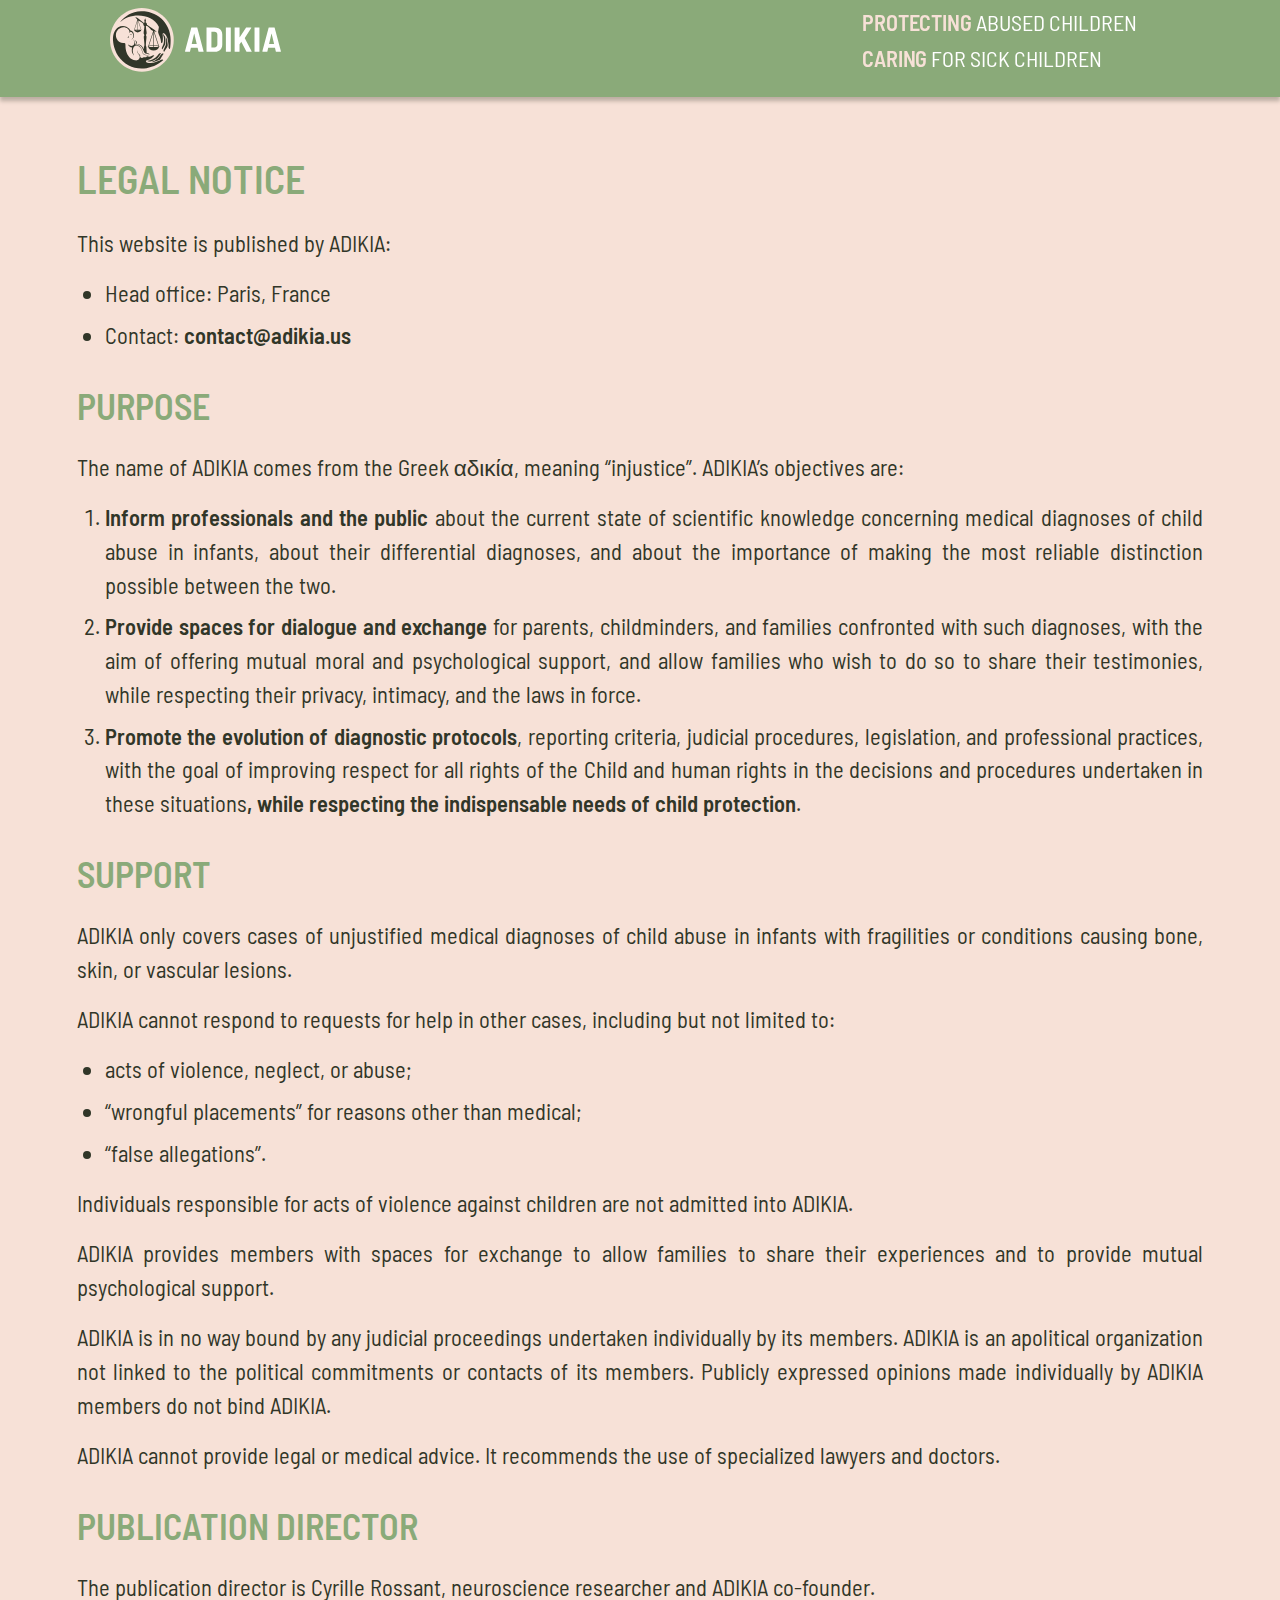
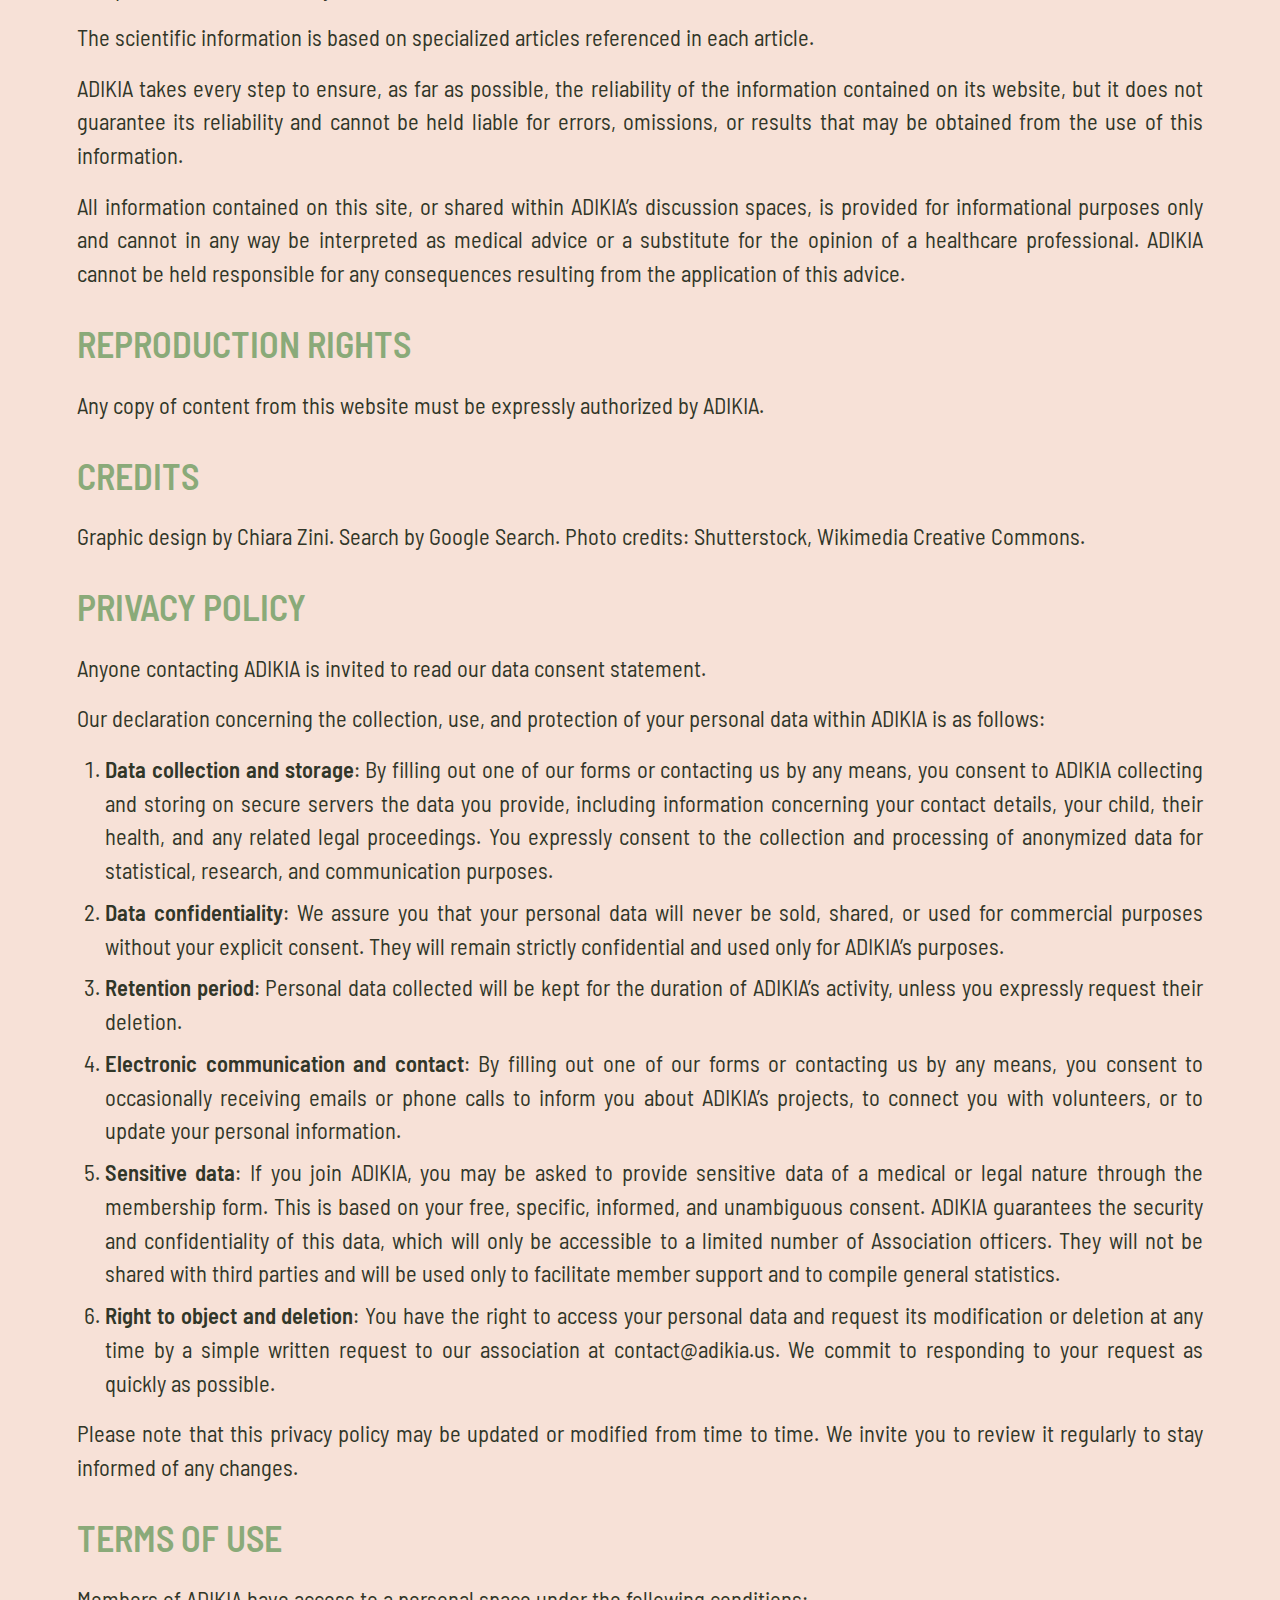
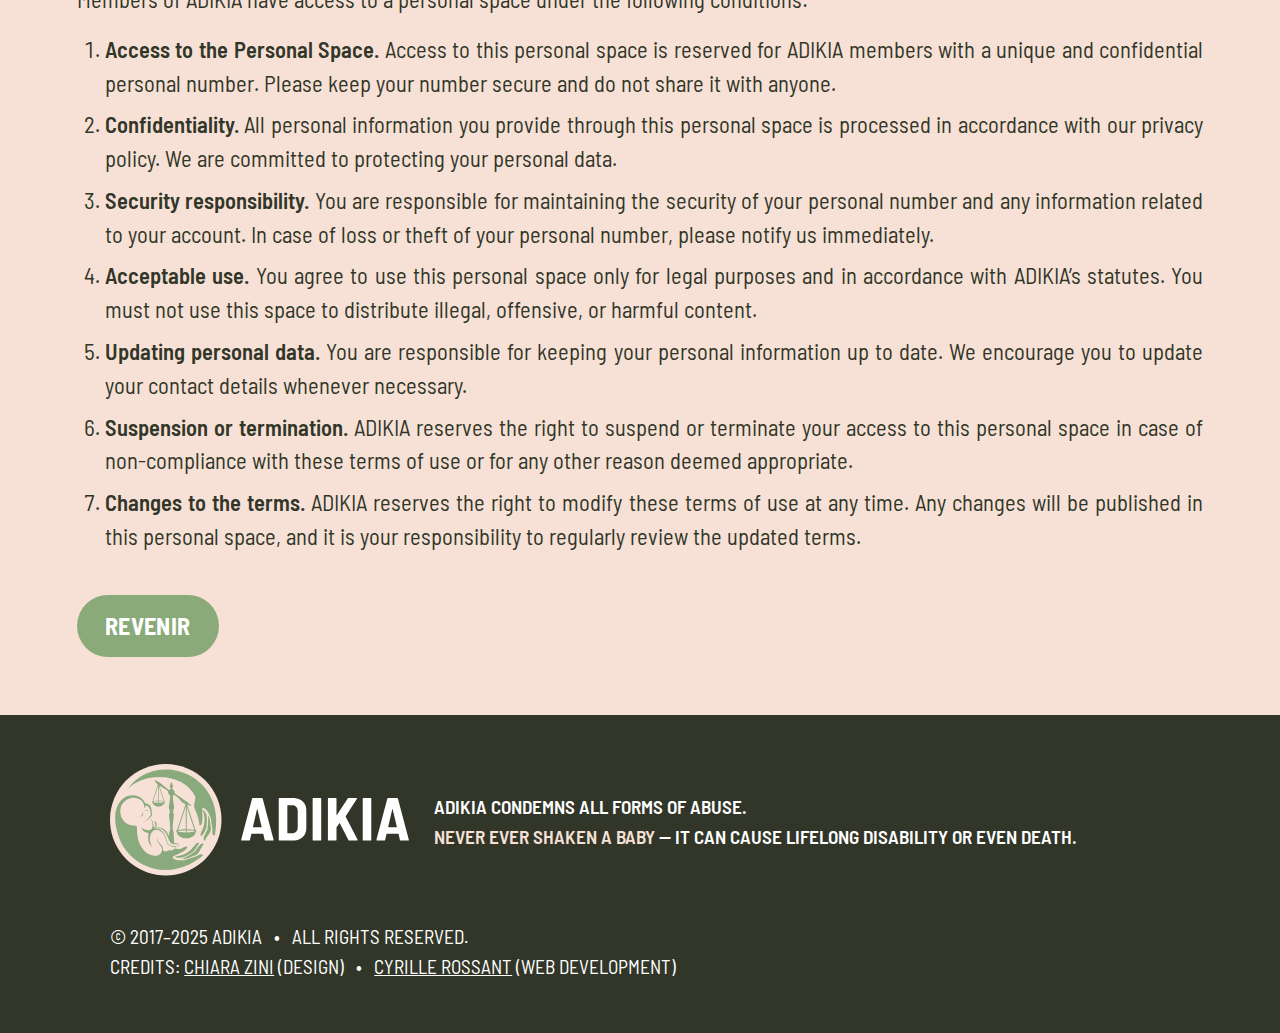
<file: legal.intl.html>
<!DOCTYPE html>
<html lang="fr">

<head>
    <title>ADIKIA International — Protecting abused children, caring for sick children</title>
    <meta name="description" content="ADIKIA International website">

    <!-- BEGIN PASTE: intl-head1 -->
    <meta charset="UTF-8">
    <meta name="viewport" content="width=device-width, initial-scale=1.0, maximum-scale=1.0, user-scalable=no">
    <link rel="stylesheet" href="css/common.css">
    <link rel="stylesheet" href="css/template.css">
    <!-- END PASTE: intl-head1 -->

    <!-- HOME CSS -->
    <link rel="stylesheet" href="css/content.css">

    <!-- BEGIN PASTE: intl-head2 -->
    <link rel="stylesheet" href="css/responsive.css">

    <link rel="stylesheet" href="css/international.css">

    <link rel="preconnect" href="https://fonts.googleapis.com">
    <link rel="preconnect" href="https://fonts.gstatic.com" crossorigin>
    <link href="https://fonts.googleapis.com/css2?family=Barlow+Semi+Condensed:ital,wght@0,400;0,500;0,600;0,700;1,400;1,500;1,600;1,700&display=swap" rel="stylesheet">
    <!-- END PASTE: intl-head2 -->
</head>

<body>

    <!-- BEGIN PASTE: intl-header -->
    <header>
        <!-- TOP BANNER -->
        <div class="container">
            <div class="banner">
                <a href="/"><img src="logo/logo-full.intl.svg" alt="ADIKIA International" class="logo"></a>
                <p class="slogan">
                    <strong>protecting</strong> abused children<br>
                    <strong>caring</strong> for sick children
                </p>
                <!-- Mobile hamburger -->
                <button class="hamburger" aria-label="Open menu" aria-controls="site-menu" aria-expanded="false">
                    <span></span>
                    <span></span>
                    <span></span>
                </button>
            </div>

            <!-- MENU -->
            <nav id="site-menu">
                <ul>
                    <li><a href="#description">who we are</a></li>
                    <li><a href="#testimonies">our stories</a></li>
                    <li><a href="#press">press</a></li>
                    <li><a href="#video">video & documentaries</a></li>
                    <li><a href="#books">books</a></li>
                    <li><a href="#contact">Contact us</a></li>
                </ul>
            </nav>
        </div>
    </header>
    <!-- END PASTE: intl-header -->

    <main>
        <div class="container">

            <h1>Legal Notice</h1>

            <p>This website is published by ADIKIA:</p>
            <ul>
                <li>Head office: Paris, France</li>
                <li>Contact: <a href="mailto:contact@adikia.us"><strong>contact@adikia.us</strong></a></li>
            </ul>

            <h2>Purpose</h2>
            <p>The name of ADIKIA comes from the <a href="https://en.wikipedia.org/wiki/Hippocrates">Greek</a> αδικία, meaning “injustice”. ADIKIA’s objectives are:</p>
            <ol>
                <li><strong>Inform professionals and the public</strong> about the current state of scientific knowledge concerning medical diagnoses of child abuse in infants, about their differential diagnoses, and about the importance of making the most reliable distinction possible between the two.</li>
                <li><strong>Provide spaces for dialogue and exchange</strong> for parents, childminders, and families confronted with such diagnoses, with the aim of offering mutual moral and psychological support, and allow families who wish to do so to share their testimonies, while respecting their privacy, intimacy, and the laws in force.</li>
                <li><strong>Promote the evolution of diagnostic protocols</strong>, reporting criteria, judicial procedures, legislation, and professional practices, with the goal of improving respect for all rights of the Child and human rights in the decisions and procedures undertaken in these situations<strong>, while respecting the indispensable needs of child protection</strong>.</li>
            </ol>

            <h2>Support</h2>
            <p>ADIKIA only covers cases of unjustified medical diagnoses of child abuse in infants with fragilities or conditions causing bone, skin, or vascular lesions.</p>
            <p>ADIKIA cannot respond to requests for help in other cases, including but not limited to:</p>
            <ul>
                <li>acts of violence, neglect, or abuse;</li>
                <li>“wrongful placements” for reasons other than medical;</li>
                <li>“false allegations”.</li>
            </ul>
            <p>Individuals responsible for acts of violence against children are not admitted into ADIKIA.</p>
            <p>ADIKIA provides members with spaces for exchange to allow families to share their experiences and to provide mutual psychological support.</p>
            <p>ADIKIA is in no way bound by any judicial proceedings undertaken individually by its members. ADIKIA is an apolitical organization not linked to the political commitments or contacts of its members. Publicly expressed opinions made individually by ADIKIA members do not bind ADIKIA.</p>
            <p>ADIKIA cannot provide legal or medical advice. It recommends the use of specialized lawyers and doctors.</p>

            <h2>Publication Director</h2>
            <p>The publication director is Cyrille Rossant, neuroscience researcher and ADIKIA co-founder.</p>
            <p>The scientific information is based on specialized articles referenced in each article.</p>
            <p>ADIKIA takes every step to ensure, as far as possible, the reliability of the information contained on its website, but it does not guarantee its reliability and cannot be held liable for errors, omissions, or results that may be obtained from the use of this information.</p>
            <p>All information contained on this site, or shared within ADIKIA’s discussion spaces, is provided for informational purposes only and cannot in any way be interpreted as medical advice or a substitute for the opinion of a healthcare professional. ADIKIA cannot be held responsible for any consequences resulting from the application of this advice.</p>

            <h2>Reproduction Rights</h2>
            <p>Any copy of content from this website must be expressly authorized by ADIKIA.</p>

            <h2>Credits</h2>
            <p>
                Graphic design by Chiara Zini.
                Search by Google Search. Photo credits: Shutterstock, Wikimedia Creative Commons.
            </p>

            <p><a name="donnees"></a></p>

            <h2>Privacy Policy</h2>
            <p>Anyone contacting ADIKIA is invited to read our data consent statement.</p>
            <p>Our declaration concerning the collection, use, and protection of your personal data within ADIKIA is as follows:</p>
            <ol>
                <li><strong>Data collection and storage</strong>: By filling out one of our forms or contacting us by any means, you consent to ADIKIA collecting and storing on secure servers the data you provide, including information concerning your contact details, your child, their health, and any related legal proceedings. You expressly consent to the collection and processing of anonymized data for statistical, research, and communication purposes.</li>
                <li><strong>Data confidentiality</strong>: We assure you that your personal data will never be sold, shared, or used for commercial purposes without your explicit consent. They will remain strictly confidential and used only for ADIKIA’s purposes.</li>
                <li><strong>Retention period</strong>: Personal data collected will be kept for the duration of ADIKIA’s activity, unless you expressly request their deletion.</li>
                <li><strong>Electronic communication and contact</strong>: By filling out one of our forms or contacting us by any means, you consent to occasionally receiving emails or phone calls to inform you about ADIKIA’s projects, to connect you with volunteers, or to update your personal information.</li>
                <li><strong>Sensitive data</strong>: If you join ADIKIA, you may be asked to provide sensitive data of a medical or legal nature through the membership form. This is based on your free, specific, informed, and unambiguous consent. ADIKIA guarantees the security and confidentiality of this data, which will only be accessible to a limited number of Association officers. They will not be shared with third parties and will be used only to facilitate member support and to compile general statistics.</li>
                <li><strong>Right to object and deletion</strong>: You have the right to access your personal data and request its modification or deletion at any time by a simple written request to our association at <a href="mailto:contact@adikia.us">contact@adikia.us</a>. We commit to responding to your request as quickly as possible.</li>
            </ol>
            <p>Please note that this privacy policy may be updated or modified from time to time. We invite you to review it regularly to stay informed of any changes.</p>

            <p><a name="utilisation"></a></p>

            <h2>Terms of Use</h2>
            <p>Members of ADIKIA have access to a personal space under the following conditions:</p>
            <ol>
                <li><strong>Access to the Personal Space.</strong> Access to this personal space is reserved for ADIKIA members with a unique and confidential personal number. Please keep your number secure and do not share it with anyone.</li>
                <li><strong>Confidentiality.</strong> All personal information you provide through this personal space is processed in accordance with our privacy policy. We are committed to protecting your personal data.</li>
                <li><strong>Security responsibility.</strong> You are responsible for maintaining the security of your personal number and any information related to your account. In case of loss or theft of your personal number, please notify us immediately.</li>
                <li><strong>Acceptable use.</strong> You agree to use this personal space only for legal purposes and in accordance with ADIKIA’s statutes. You must not use this space to distribute illegal, offensive, or harmful content.</li>
                <li><strong>Updating personal data.</strong> You are responsible for keeping your personal information up to date. We encourage you to update your contact details whenever necessary.</li>
                <li><strong>Suspension or termination.</strong> ADIKIA reserves the right to suspend or terminate your access to this personal space in case of non-compliance with these terms of use or for any other reason deemed appropriate.</li>
                <li><strong>Changes to the terms.</strong> ADIKIA reserves the right to modify these terms of use at any time. Any changes will be published in this personal space, and it is your responsibility to regularly review the updated terms.</li>
            </ol>


            <div class="btw-wrapper">
                <a href="index.html" class="btn">revenir</a>
            </div>

        </div>
    </main>

    <!-- BEGIN PASTE: intl-footer -->
    <footer>
        <div class="container">
            <div class="banner">
                <a href="/"><img src="logo/logo2-full.intl.svg" alt="ADIKIA International" class="logo"></a>
                <p class="slogan">
                    ADIKIA condemns all forms of abuse.
                    <br>
                    <span class="highlight">Never ever shaken a baby</span> — it can cause lifelong disability or even death.
                </p>
            </div>
            <div class="menu">
                <ul>
                    <li><a href="charte.intl.html">Charter</a></li>
                    <li><a href="legal.intl.html">Legal notice</a></li>
                    <li><a href="mailto:contact@adikia.us">Contact us</a></li>
                </ul>
            </div>
            <p class="credits">
                &copy; 2017–2025 ADIKIA
                &nbsp;&nbsp;•&nbsp;&nbsp;
                All rights reserved.

                <br>

                Credits: <a href="https://www.linkedin.com/in/czini/">Chiara Zini</a> (design)
                &nbsp;&nbsp;•&nbsp;&nbsp;
                <a href="https://cyrille.rossant.net/">Cyrille Rossant</a> (web development)
            </p>
        </div>
    </footer>

    <script src="js/scripts.js"></script>
    <!-- END PASTE: intl-footer -->

</body>

</html>
</file>
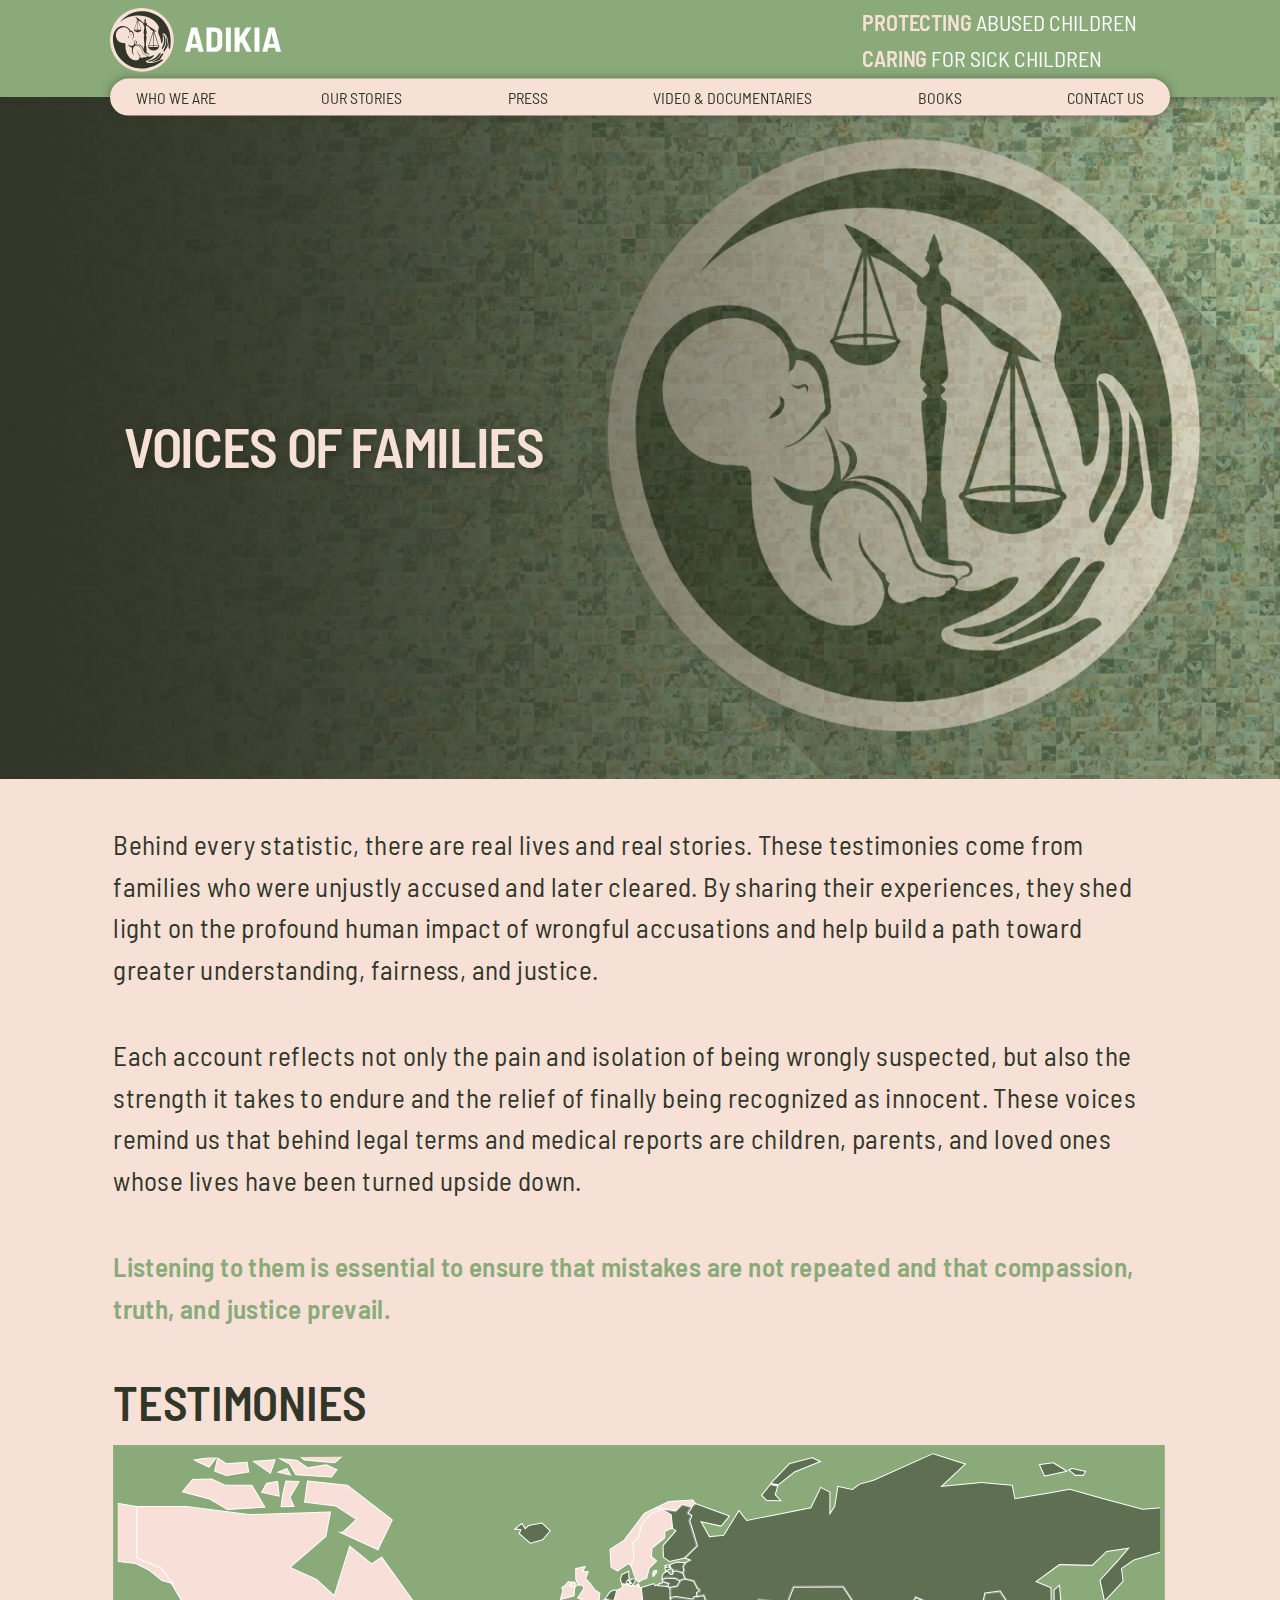
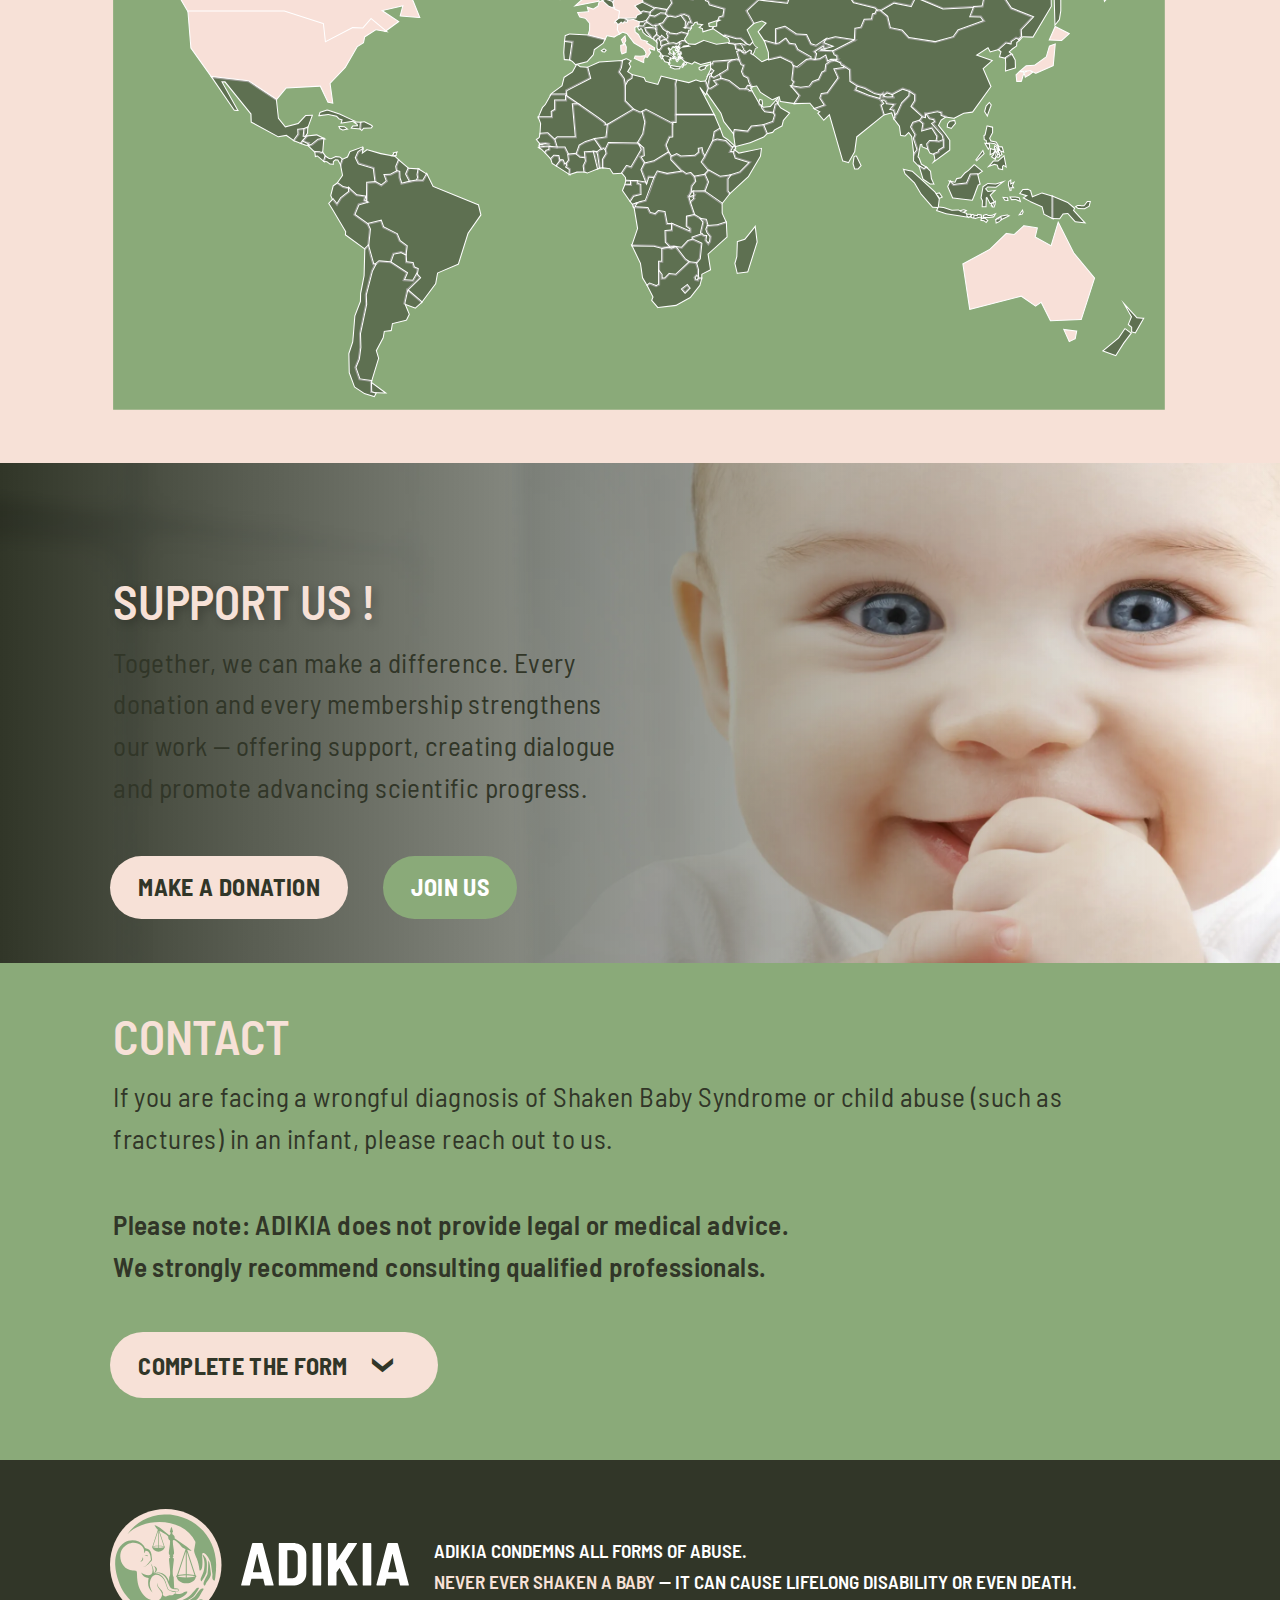
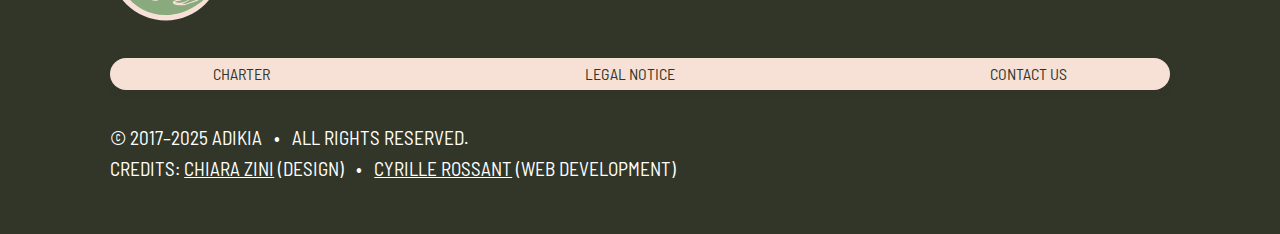
<file: testimonies.html>
<!DOCTYPE html>
<html lang="fr">

<head>
    <title>ADIKIA International — Protecting abused children, caring for sick children</title>
    <meta name="description" content="ADIKIA International website">

    <!-- BEGIN PASTE: intl-head1 -->
    <meta charset="UTF-8">
    <meta name="viewport" content="width=device-width, initial-scale=1.0, maximum-scale=1.0, user-scalable=no">
    <link rel="stylesheet" href="css/common.css">
    <link rel="stylesheet" href="css/template.css">
    <!-- END PASTE: intl-head1 -->

    <!-- HOME CSS -->
    <link rel="stylesheet" href="css/home.css">

    <!-- BEGIN PASTE: intl-head2 -->
    <link rel="stylesheet" href="css/responsive.css">

    <link rel="stylesheet" href="css/international.css">

    <link rel="preconnect" href="https://fonts.googleapis.com">
    <link rel="preconnect" href="https://fonts.gstatic.com" crossorigin>
    <link href="https://fonts.googleapis.com/css2?family=Barlow+Semi+Condensed:ital,wght@0,400;0,500;0,600;0,700;1,400;1,500;1,600;1,700&display=swap" rel="stylesheet">
    <!-- END PASTE: intl-head2 -->
</head>

<body>

    <!-- BEGIN PASTE: intl-header -->
    <header>
        <!-- TOP BANNER -->
        <div class="container">
            <div class="banner">
                <a href="/"><img src="logo/logo-full.intl.svg" alt="ADIKIA International" class="logo"></a>
                <p class="slogan">
                    <strong>protecting</strong> abused children<br>
                    <strong>caring</strong> for sick children
                </p>
                <!-- Mobile hamburger -->
                <button class="hamburger" aria-label="Open menu" aria-controls="site-menu" aria-expanded="false">
                    <span></span>
                    <span></span>
                    <span></span>
                </button>
            </div>

            <!-- MENU -->
            <nav id="site-menu">
                <ul>
                    <li><a href="#description">who we are</a></li>
                    <li><a href="#testimonies">our stories</a></li>
                    <li><a href="#press">press</a></li>
                    <li><a href="#video">video & documentaries</a></li>
                    <li><a href="#books">books</a></li>
                    <li><a href="#contact">Contact us</a></li>
                </ul>
            </nav>
        </div>
    </header>
    <!-- END PASTE: intl-header -->

    <main>

        <section class="hero">
            <!-- Slides -->
            <div class="hero-slides">
                <article class="hero-testimonies">
                    <div class="hero-text">
                        <h1><strong>Voices of families</strong></h1>
                    </div>
                </article>
            </div>
        </section>


        <section class="testimonies-widget">
            <div class="container">
                <p>
                    Behind every statistic, there are real lives and real stories.
                    These testimonies come from families who were unjustly accused and later cleared.
                    By sharing their experiences, they shed light on the profound human impact of wrongful accusations and help build a path toward greater understanding, fairness, and justice.
                </p>
                <p>
                    Each account reflects not only the pain and isolation of being wrongly suspected, but also the strength it takes to endure and the relief of finally being recognized as innocent.
                    These voices remind us that behind legal terms and medical reports are children, parents, and loved ones whose lives have been turned upside down.
                </p>
                <p>
                    <strong>Listening to them is essential to ensure that mistakes are not repeated and that compassion, truth, and justice prevail.</strong>
                </p>
                <h2>Testimonies</h2>
                <img src="svg/world.svg">
            </div>
        </section>


        <!-- BEGIN PASTE: support -->
        <section class="support-us">
            <div class="container">
                <div class="wrapper">
                    <div class="left">
                        <h2>Support us !</h2>
                        <p>Together, we can make a difference. Every donation and every membership strengthens our work — offering support, creating dialogue and promote advancing scientific progress.</p>
                    </div>
                    <div class="right"></div>
                </div>
                <div class="cta">
                    <!-- TODO: links -->
                    <a href="#" class="btn donate">Make a donation</a>
                    <a href="#" class="btn subscribe">Join us</a>
                </div>
            </div>
        </section>
        <!-- END PASTE: support -->

        <!-- BEGIN PASTE: contact -->
        <section class="contact" id="contact">
            <div class="container">
                <h2>Contact</h2>
                <p>
                    If you are facing a wrongful diagnosis of Shaken Baby Syndrome or child abuse (such as fractures) in an infant, please reach out to us.
                </p>
                <p>
                    <strong>Please note: ADIKIA does not provide legal or medical advice.<br>We strongly recommend consulting qualified professionals.</strong>
                </p>

                <details>
                    <summary>Complete the form</summary>
                </details>

                <form id="contact-form">
                    <div class="form-group">
                        <label>I am :</label>
                        <div class="radio-group">
                            <input type="radio" id="parent" name="iam" value="parent" required><label for="parent">parent / relative</label>
                            <!-- <input type="radio" id="proche-parent" name="iam" value="proche-parent"><label for="proche-parent">proche parent</label> -->
                            <input type="radio" id="nanny" name="iam" value="nanny"><label for="nanny">nanny / caregiver</label>
                            <!-- <input type="radio" id="proche-nounou" name="iam" value="proche-nounou"><label for="proche-nounou">proche nounou</label> -->
                            <input type="radio" id="journalist" name="iam" value="journalist"><label for="journalist">journalist</label>
                            <input type="radio" id="other-iam" name="iam" value="other"><label for="other-iam">other</label>
                        </div>
                    </div>
                    <div class="form-group">
                        <label>Concernéed with :</label>
                        <div class="radio-group">
                            <input type="radio" id="sbs" name="concern" value="sbs" required><label for="sbs">shaken baby syndrome</label>
                            <input type="radio" id="fractures" name="concern" value="fractures"><label for="fractures">fractures</label>
                            <input type="radio" id="abuse" name="concern" value="abuse"><label for="abuse">abuse</label>
                            <input type="radio" id="information" name="concern" value="information"><label for="information">information</label>
                            <input type="radio" id="other" name="concern" value="other"><label for="other">other</label>
                        </div>
                    </div>
                    <div class="form-group form-info">
                        <label>Contact information :</label>
                    </div>
                    <div class="form-fields">
                        <div class="form-group form-first-name">
                            <input type="text" id="first-name" name="first-name" placeholder="First name *" required>
                        </div>
                        <div class="form-group form-last-name">
                            <input type="text" id="last-name" name="last-name" placeholder="Last name *" required>
                        </div>
                        <div class="form-group form-email">
                            <input type="email" id="email" name="email" placeholder="Email *" required>
                        </div>
                        <div class="form-group form-phone">
                            <input type="tel" id="phone" name="phone" placeholder="Phone *" required>
                        </div>
                        <div class="form-group form-postal-code">
                            <input type="text" id="postal-code" name="postal-code" placeholder="Postal code *" inputmode="numeric" required>
                        </div>
                        <div class="form-group form-message">
                            <textarea id="message" name="message" placeholder="Your message * : Please describe your situation in detail. We will get back to you as soon as possible."></textarea>
                        </div>
                        <div class="label-required">* Mandatory field</div>
                    </div>
                    <button type="submit" class="btn">Submit</button>
                </form>
            </div>
        </section>
        <!-- END PASTE: contact -->

    </main>

    <!-- BEGIN PASTE: intl-footer -->
    <footer>
        <div class="container">
            <div class="banner">
                <a href="/"><img src="logo/logo2-full.intl.svg" alt="ADIKIA International" class="logo"></a>
                <p class="slogan">
                    ADIKIA condemns all forms of abuse.
                    <br>
                    <span class="highlight">Never ever shaken a baby</span> — it can cause lifelong disability or even death.
                </p>
            </div>
            <div class="menu">
                <ul>
                    <li><a href="charte.intl.html">Charter</a></li>
                    <li><a href="legal.intl.html">Legal notice</a></li>
                    <li><a href="mailto:contact@adikia.us">Contact us</a></li>
                </ul>
            </div>
            <p class="credits">
                &copy; 2017–2025 ADIKIA
                &nbsp;&nbsp;•&nbsp;&nbsp;
                All rights reserved.

                <br>

                Credits: <a href="https://www.linkedin.com/in/czini/">Chiara Zini</a> (design)
                &nbsp;&nbsp;•&nbsp;&nbsp;
                <a href="https://cyrille.rossant.net/">Cyrille Rossant</a> (web development)
            </p>
        </div>
    </footer>

    <script src="js/scripts.js"></script>
    <!-- END PASTE: intl-footer -->

</body>

</html>
</file>
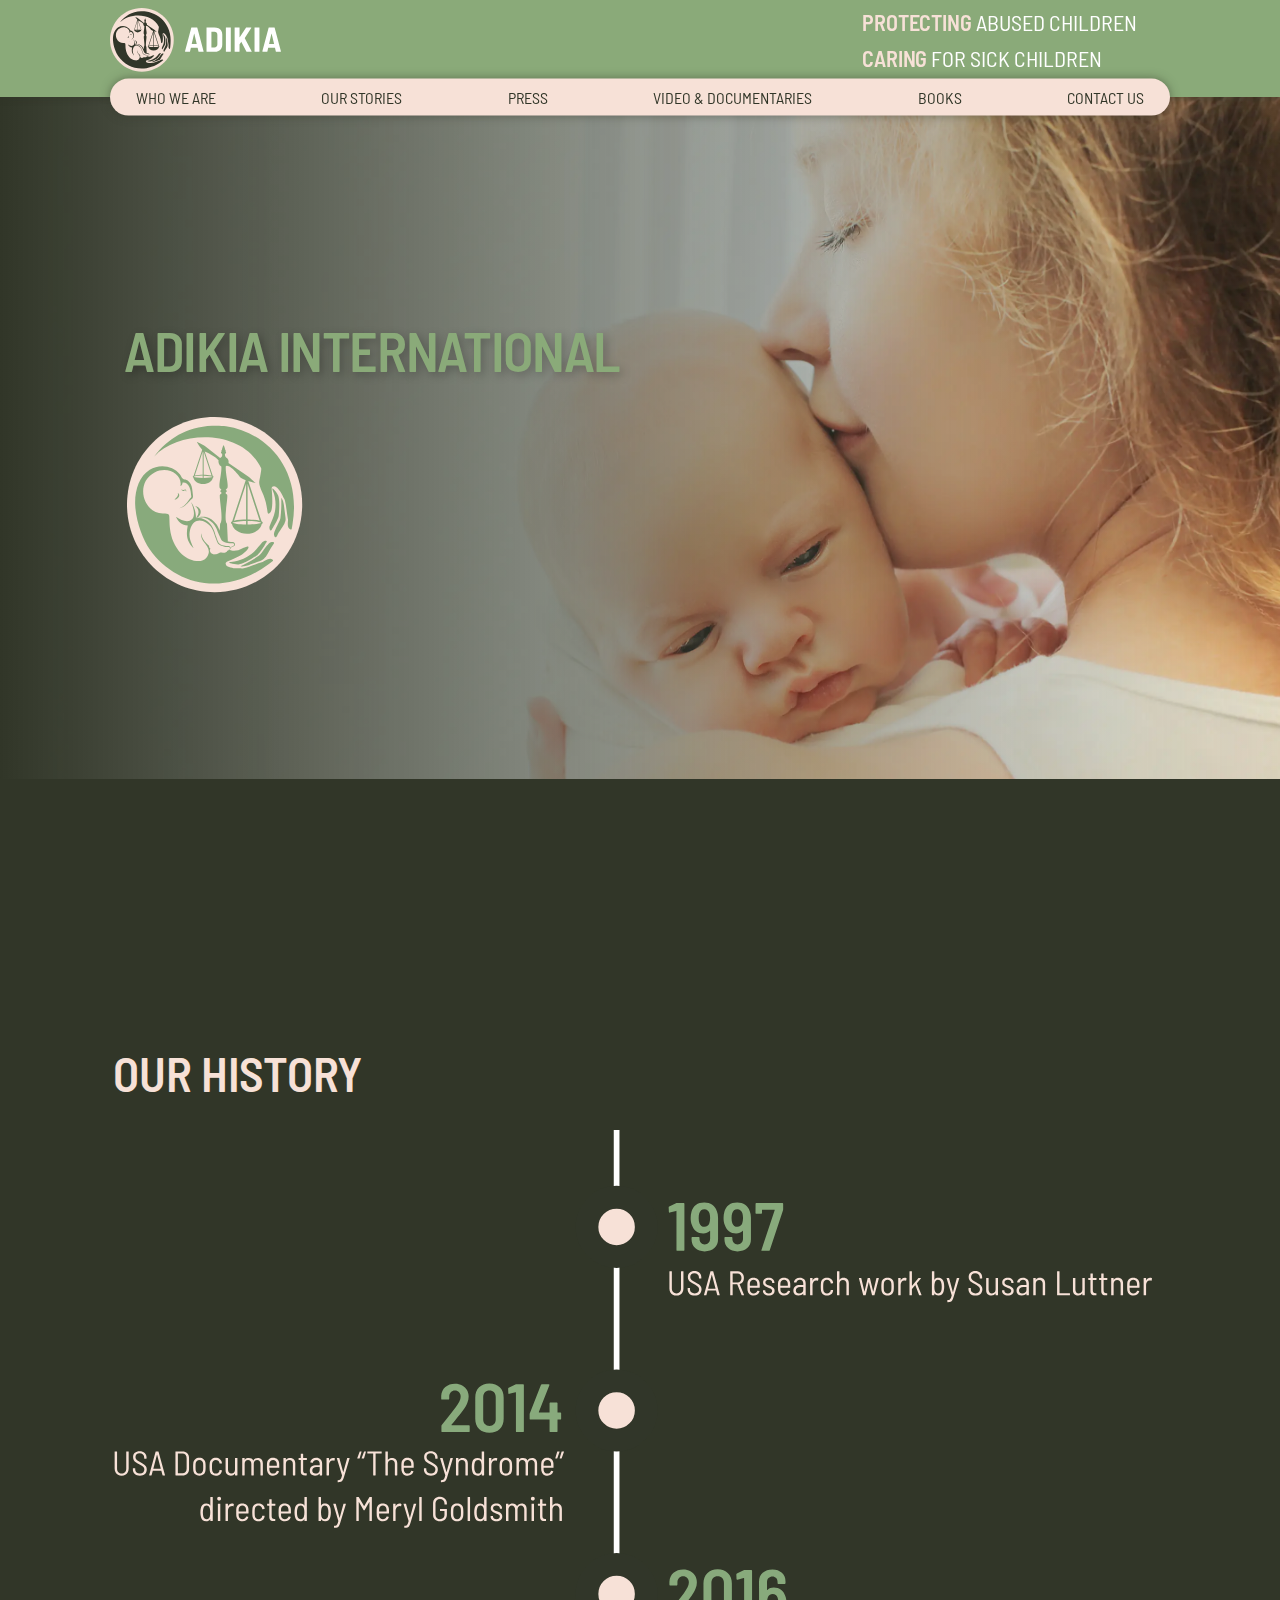
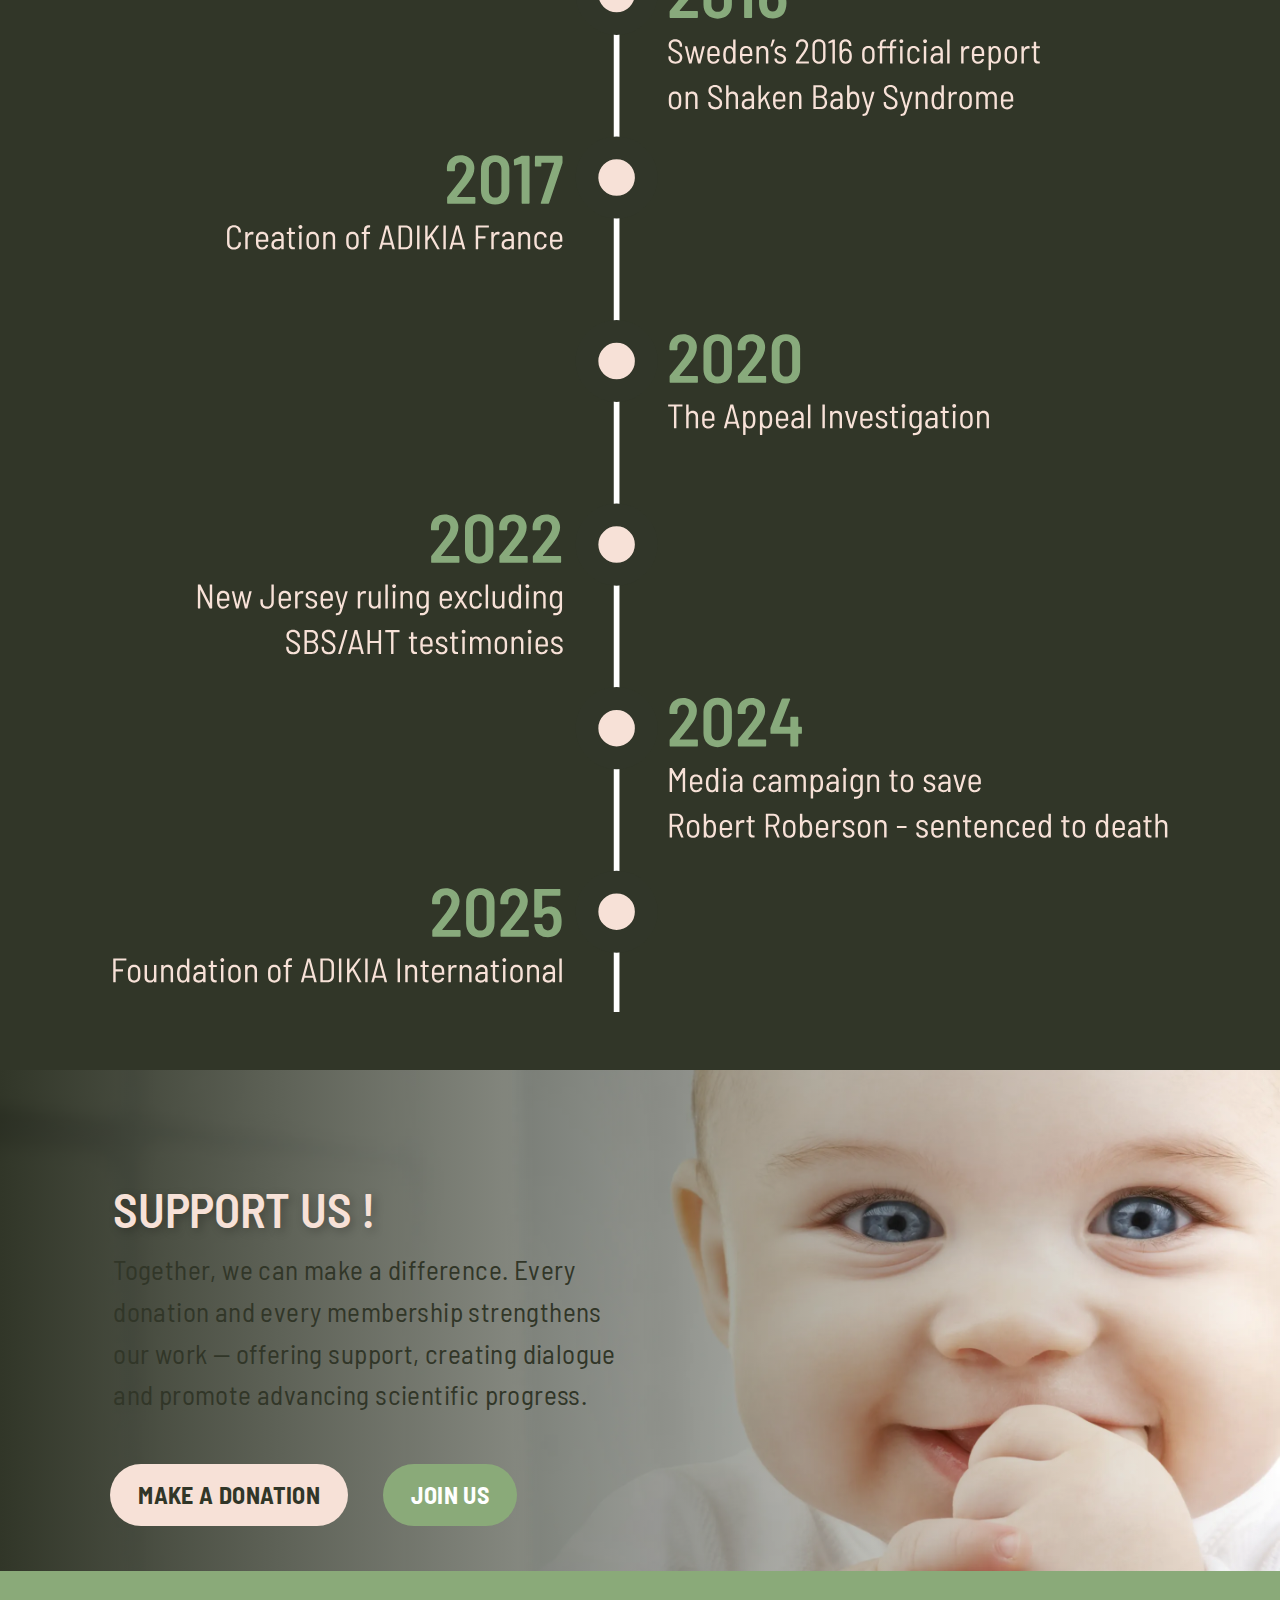
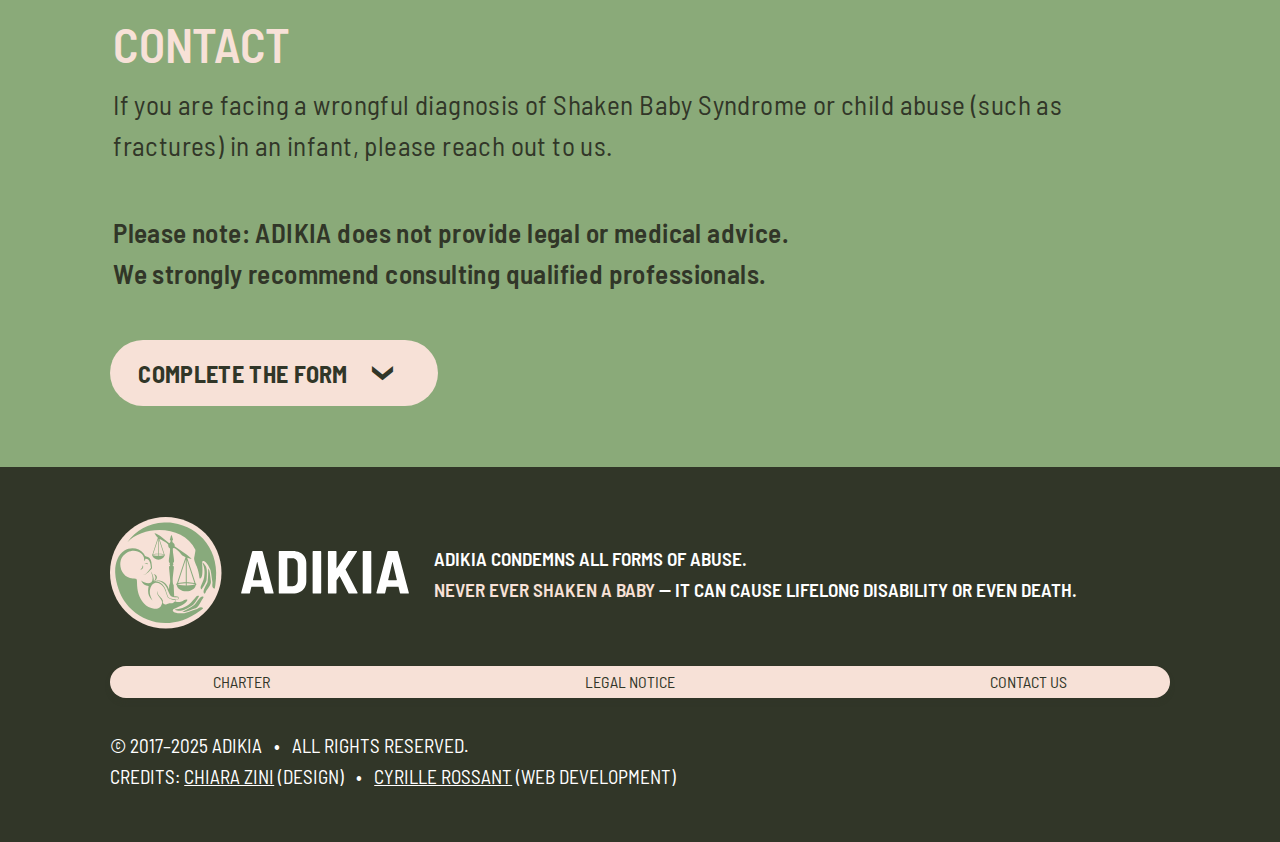
<file: whoweare.html>
<!DOCTYPE html>
<html lang="fr">

<head>
    <title>ADIKIA International — Protecting abused children, caring for sick children</title>
    <meta name="description" content="ADIKIA International website">

    <!-- BEGIN PASTE: intl-head1 -->
    <meta charset="UTF-8">
    <meta name="viewport" content="width=device-width, initial-scale=1.0, maximum-scale=1.0, user-scalable=no">
    <link rel="stylesheet" href="css/common.css">
    <link rel="stylesheet" href="css/template.css">
    <!-- END PASTE: intl-head1 -->

    <!-- HOME CSS -->
    <link rel="stylesheet" href="css/home.css">

    <!-- BEGIN PASTE: intl-head2 -->
    <link rel="stylesheet" href="css/responsive.css">

    <link rel="stylesheet" href="css/international.css">

    <link rel="preconnect" href="https://fonts.googleapis.com">
    <link rel="preconnect" href="https://fonts.gstatic.com" crossorigin>
    <link href="https://fonts.googleapis.com/css2?family=Barlow+Semi+Condensed:ital,wght@0,400;0,500;0,600;0,700;1,400;1,500;1,600;1,700&display=swap" rel="stylesheet">
    <!-- END PASTE: intl-head2 -->
</head>

<body>

    <header>
        <!-- TOP BANNER -->
        <div class="container">
            <div class="banner">
                <a href="/"><img src="logo/logo-full.intl.svg" alt="ADIKIA International" class="logo"></a>
                <p class="slogan">
                    <strong>protecting</strong> abused children<br>
                    <strong>caring</strong> for sick children
                </p>
                <!-- Mobile hamburger -->
                <button class="hamburger" aria-label="Open menu" aria-controls="site-menu" aria-expanded="false">
                    <span></span>
                    <span></span>
                    <span></span>
                </button>
            </div>

            <!-- MENU -->
            <nav id="site-menu">
                <ul>
                    <!-- TODO: update links -->
                    <li><a href="international.html#description">who we are</a></li>
                    <li><a href="international.html#testimonies">our stories</a></li>
                    <li><a href="international.html#press">press</a></li>
                    <li><a href="international.html#video">video & documentaries</a></li>
                    <li><a href="international.html#books">books</a></li>
                    <li><a href="#contact">Contact us</a></li>
                </ul>
            </nav>
        </div>
    </header>

    <main>

        <section class="hero">
            <!-- Slides -->
            <div class="hero-slides">
                <article class="hero-whoweare">
                    <div class="hero-text">
                        <h1><strong>ADIKIA International</strong></h1>
                        <img src="logo/logo2-img.intl.svg">
                    </div>
                </article>
            </div>
        </section>


        <section class="history" id="description">
            <div class="container">
                <p>
                    ADIKIA France was founded in 2017 by Cyrille Rossant, PhD, and a hundred French families. Over the years, more families worldwide joined the cause to address the global problem of false medical determinations of child abuse, leading to the creation of the international ADIKIA organization in 2025.
                </p>
                <h2>Our history</h2>
                <div class="timeline">
                    <img src="svg/timeline.intl.svg">
                </div>
            </div>
        </section>


        <!-- BEGIN PASTE: support -->
        <section class="support-us">
            <div class="container">
                <div class="wrapper">
                    <div class="left">
                        <h2>Support us !</h2>
                        <p>Together, we can make a difference. Every donation and every membership strengthens our work — offering support, creating dialogue and promote advancing scientific progress.</p>
                    </div>
                    <div class="right"></div>
                </div>
                <div class="cta">
                    <!-- TODO: links -->
                    <a href="#" class="btn donate">Make a donation</a>
                    <a href="#" class="btn subscribe">Join us</a>
                </div>
            </div>
        </section>
        <!-- END PASTE: support -->

        <!-- BEGIN PASTE: contact -->
        <section class="contact" id="contact">
            <div class="container">
                <h2>Contact</h2>
                <p>
                    If you are facing a wrongful diagnosis of Shaken Baby Syndrome or child abuse (such as fractures) in an infant, please reach out to us.
                </p>
                <p>
                    <strong>Please note: ADIKIA does not provide legal or medical advice.<br>We strongly recommend consulting qualified professionals.</strong>
                </p>

                <details>
                    <summary>Complete the form</summary>
                </details>

                <form id="contact-form">
                    <div class="form-group">
                        <label>I am :</label>
                        <div class="radio-group">
                            <input type="radio" id="parent" name="iam" value="parent" required><label for="parent">parent / relative</label>
                            <!-- <input type="radio" id="proche-parent" name="iam" value="proche-parent"><label for="proche-parent">proche parent</label> -->
                            <input type="radio" id="nanny" name="iam" value="nanny"><label for="nanny">nanny / caregiver</label>
                            <!-- <input type="radio" id="proche-nounou" name="iam" value="proche-nounou"><label for="proche-nounou">proche nounou</label> -->
                            <input type="radio" id="journalist" name="iam" value="journalist"><label for="journalist">journalist</label>
                            <input type="radio" id="other-iam" name="iam" value="other"><label for="other-iam">other</label>
                        </div>
                    </div>
                    <div class="form-group">
                        <label>Concernéed with :</label>
                        <div class="radio-group">
                            <input type="radio" id="sbs" name="concern" value="sbs" required><label for="sbs">shaken baby syndrome</label>
                            <input type="radio" id="fractures" name="concern" value="fractures"><label for="fractures">fractures</label>
                            <input type="radio" id="abuse" name="concern" value="abuse"><label for="abuse">abuse</label>
                            <input type="radio" id="information" name="concern" value="information"><label for="information">information</label>
                            <input type="radio" id="other" name="concern" value="other"><label for="other">other</label>
                        </div>
                    </div>
                    <div class="form-group form-info">
                        <label>Contact information :</label>
                    </div>
                    <div class="form-fields">
                        <div class="form-group form-first-name">
                            <input type="text" id="first-name" name="first-name" placeholder="First name *" required>
                        </div>
                        <div class="form-group form-last-name">
                            <input type="text" id="last-name" name="last-name" placeholder="Last name *" required>
                        </div>
                        <div class="form-group form-email">
                            <input type="email" id="email" name="email" placeholder="Email *" required>
                        </div>
                        <div class="form-group form-phone">
                            <input type="tel" id="phone" name="phone" placeholder="Phone *" required>
                        </div>
                        <div class="form-group form-postal-code">
                            <input type="text" id="postal-code" name="postal-code" placeholder="Postal code *" inputmode="numeric" required>
                        </div>
                        <div class="form-group form-message">
                            <textarea id="message" name="message" placeholder="Your message * : Please describe your situation in detail. We will get back to you as soon as possible."></textarea>
                        </div>
                        <div class="label-required">* Mandatory field</div>
                    </div>
                    <button type="submit" class="btn">Submit</button>
                </form>
            </div>
        </section>
        <!-- END PASTE: contact -->

    </main>

    <!-- BEGIN PASTE: intl-footer -->
    <footer>
        <div class="container">
            <div class="banner">
                <a href="/"><img src="logo/logo2-full.intl.svg" alt="ADIKIA International" class="logo"></a>
                <p class="slogan">
                    ADIKIA condemns all forms of abuse.
                    <br>
                    <span class="highlight">Never ever shaken a baby</span> — it can cause lifelong disability or even death.
                </p>
            </div>
            <div class="menu">
                <ul>
                    <li><a href="charte.intl.html">Charter</a></li>
                    <li><a href="legal.intl.html">Legal notice</a></li>
                    <li><a href="mailto:contact@adikia.us">Contact us</a></li>
                </ul>
            </div>
            <p class="credits">
                &copy; 2017–2025 ADIKIA
                &nbsp;&nbsp;•&nbsp;&nbsp;
                All rights reserved.

                <br>

                Credits: <a href="https://www.linkedin.com/in/czini/">Chiara Zini</a> (design)
                &nbsp;&nbsp;•&nbsp;&nbsp;
                <a href="https://cyrille.rossant.net/">Cyrille Rossant</a> (web development)
            </p>
        </div>
    </footer>

    <script src="js/scripts.js"></script>
    <!-- END PASTE: intl-footer -->

</body>

</html>
</file>
<file: css/common.css>
/*
* ADIKIA Website 2025
* CSS Styles
*/

* {
    margin: 0;
    padding: 0;
    box-sizing: border-box;
}

/* === VARIABLES === */

:root {
    --color-pink: #F7E1D7;
    --color-accent1: #368297;
    --color-dark: #164050;
    --color-accent2: #8AAA79;
    --color-accent3: #915761;
    --color-white: #ffffff;
    --color-black: #000000;

    --font-family: 'Barlow Semi Condensed', sans-serif;
    --font-weight-regular: 400;
    --font-weight-medium: 500;
    --font-weight-semibold: 600;
    --font-weight-bold: 700;

    font-size: 50%;
    --font-size-slogan: 4.0rem;
    --font-size-menu: 2.0rem;
    --font-size-hero: 7rem;
    --font-size-button: 3.0rem;
    --font-size-year: 5.0rem;
    --font-size-section: 6.0rem;
    --font-size-subsection: 4.5rem;
    --font-size-text: 3.4rem;
    --font-size-subtext: 2.4rem;

    --width: 149rem;

    --padding: clamp(4.14rem, 5.55vw, 8.28rem);

    --transition: 0.3s ease;
    scroll-behavior: smooth;
}

/* === GENERAL === */

body {
    font-family: var(--font-family);
    font-weight: var(--font-weight-regular);
    line-height: 1.6;
    color: var(--color-dark);
    background-color: var(--color-pink);
    margin: 0;
    padding: 0;
    /* font-size: 18px; */
    /* overflow-x: hidden; */
}

emph {
    font-style: italic;
}

strong {
    font-weight: var(--font-weight-semibold);
}

a {
    color: inherit;
    text-decoration: inherit;
}

h1,
h2,
h3 {
    text-transform: uppercase;
}

p,
ol,
ul {
    text-align: left;
    max-width: var(--width);
}

/* === SECTIONS === */

.container {
    max-width: var(--width);
    margin-inline: auto;
    padding: 0 var(--padding);
}

section {
    padding: 5.588rem 0 5.588rem 0;
    scroll-margin-top: 19.75rem;
}

section .container {
    max-width: var(--width);
}

section h2 {
    font-size: var(--font-size-section);
    font-weight: var(--font-weight-semibold);
    letter-spacing: -0.035rem;
    line-height: 1.2;
    margin: 0 0 1.345rem 0;
    padding-left: 0.3622rem;
}

section p {
    font-size: var(--font-size-text);
    letter-spacing: 0.051rem;
    line-height: 5.2rem;
    margin: 0 auto 5.588rem auto;
    padding-left: 0.3622rem;
}


section label {
    font-size: var(--font-size-text);
}

/* === BUTTONS === */

.btn,
button {
    background-color: var(--color-pink);
    color: var(--color-dark);
    font-weight: var(--font-weight-bold);
    font-family: var(--font-family);

    display: inline-block;
    text-decoration: none;
    text-align: left;
    text-transform: uppercase;

    padding: 1.5rem 3.5rem;
    border-radius: 5rem;
    margin: 1rem 0;
    font-size: var(--font-size-button);
    letter-spacing: 0.05rem;

    transition: background-color 0.3s ease, color 0.3s ease;
}

.btn:hover {
    background-color: var(--color-white) !important;
    cursor: pointer;
}
</file>
<file: css/template.css>
@import url("common.css");

/* === HEADER === */

header,
header * {
    box-sizing: border-box;
}

header {
    padding: 0;
    background-color: var(--color-accent1);
    position: sticky;
    top: 0;
    z-index: 100;
    box-shadow: 0 4px 4px color-mix(in srgb, var(--color-dark) 30%, transparent);
}

header .container {
    position: relative;
    padding: 4.45rem var(--padding) 0 var(--padding);
}

header .banner {
    display: flex;
    justify-content: space-between;
    align-items: center;
}

header .banner a {
    display: flex;
    flex-direction: row;
    align-items: center;
}

header .logo {
    /* padding-top: 5px; */
    /* padding-left: 88px; */
    min-width: 0;
    height: 11.59rem;
}

header .slogan {
    text-transform: uppercase;
    color: var(--color-white);
    /* max-width: 620px; */
    flex-shrink: 0;
    text-align: left;
    font-size: clamp(2.0rem, 3vw, var(--font-size-slogan));
    line-height: 4.5rem;
    letter-spacing: -0.005rem;
    padding-right: 4.139rem;
}

header .slogan strong {
    font-weight: var(--font-weight-semibold);
    color: var(--color-pink);
}


/* === MENU === */

header nav {
    /* position: absolute; */
    display: block;
    margin: 0 auto;
    /* left: 50%; */
    /* bottom: 0; */
    transform: translate(0, 50%);
    z-index: 10;
}

header nav ul {
    list-style: none;
    display: flex;
    justify-content: space-between;
    align-items: center;
    padding: 0;
    background-color: var(--color-pink);
    border-radius: 5rem;
    box-shadow: 0 0 10px color-mix(in srgb, var(--color-dark) 50%, transparent);
}

header nav ul li {
    margin: 0;
}

header nav ul li a {
    color: var(--color-dark);
    font-size: var(--font-size-menu);
    text-decoration: none;
    text-transform: uppercase;
    display: block;
    letter-spacing: 0;
    padding: 0.7243rem clamp(0.207rem, 2vw, 4.656rem);
    border-radius: 5rem;
}

header nav ul li a:hover {
    background-color: var(--color-white);
    transition: all var(--transition);
}



/* === FOOTER === */

footer {
    background-color: var(--color-dark);
    color: var(--color-white);
    /* font-size: var(--font-size-subtext); */
    padding: 6.209rem 0;
    text-transform: uppercase;
}

footer .banner {
    display: flex;
    align-items: center;
    gap: 3.104rem;
}

footer .banner img {
    width: 100%;
}

footer .slogan {
    font-size: var(--font-size-subtext);
    font-weight: var(--font-weight-semibold);
}

footer .slogan .highlight {
    color: var(--color-pink);
}

footer .menu {
    font-size: var(--font-size-menu);
}

footer .menu ul {
    list-style: none;
    display: flex;
    justify-content: space-between;
    align-items: center;
    gap: 1.035rem;
    margin: 4.139rem 0;
    padding: 0;
    background-color: var(--color-pink);
    border-radius: 5rem;
    box-shadow: 0px 4px 4px var(--color-dark);
}

footer .menu ul li {
    margin: 0;
}

footer .menu ul li a {
    color: var(--color-dark);
    font-size: var(--font-size-menu);
    text-decoration: none;
    text-transform: uppercase;
    display: block;
    letter-spacing: 0;
    padding: 0.4rem clamp(2rem, 8vw, 14rem);
    border-radius: 5rem;
}

footer .menu ul li a:hover {
    background-color: var(--color-white);
    transition: all var(--transition);
}

footer .credits {
    font-size: var(--font-size-subtext);
}

footer .credits a {
    text-decoration: underline;
}
</file>
<file: css/home.css>
/*
* ADIKIA Website 2025
* CSS Styles
*/

/* === HERO (carousel) === */
.hero {
    position: relative;
    overflow: hidden;
    text-align: left;
    color: var(--color-white);
    padding: 0;
}

.hero-slides {
    position: relative;
    min-height: 85.26rem;
}

.hero-slide {
    position: absolute;
    inset: 0;
    background:
        linear-gradient(to right, var(--color-dark) 0%, rgba(54, 130, 151, 0) 100%),
        var(--bg) no-repeat center / cover;
    background-blend-mode: multiply;
    opacity: 0;
    transition: opacity 1.1s ease-in-out;
    pointer-events: none;
}

.hero-slide.is-active {
    opacity: 1;
    pointer-events: auto;
}

.hero-text {
    max-width: var(--width);
    margin: 0 auto;
    min-height: 85.26rem;
    text-transform: uppercase;
    position: relative;

    display: flex;
    flex-direction: column;
    justify-content: space-evenly;
    align-items: center;
    gap: 6.312rem;
}

.hero-text h1 {
    margin: 10.35rem 14.49rem 2.07rem 10.35rem;
    font-size: var(--font-size-hero);
    font-weight: 400;
    line-height: 8.8rem;
    letter-spacing: -0.169rem;
    text-shadow: 3px 3px 10px rgba(0, 0, 0, .25);
    text-transform: uppercase;
    align-self: stretch;
}

.hero-slide .hero-text strong {
    color: var(--accent);
}

.hero .hero-1 {
    --accent: var(--color-pink);
    --bg: url('../img/hero1.webp');

    & .btn-hero {
        color: var(--color-dark);
    }

    &.hero-arrow {
        background-color: color-mix(in srgb, var(--color-dark) 50%, transparent);
    }
}

.hero .hero-2 {
    --accent: var(--color-accent2);
    --bg: url('../img/hero2.webp');

    & .btn-hero {
        color: var(--color-white);

        &:hover {
            color: var(--color-dark);
        }
    }

    &.hero-arrow {
        background-color: color-mix(in srgb, var(--color-accent2) 50%, transparent);
    }
}

.hero .hero-3 {
    --accent: var(--color-accent3);
    --bg: url('../img/hero3.webp');

    & .btn-hero {
        color: var(--color-white);

        &:hover {
            color: var(--color-dark);
        }
    }

    &.hero-arrow {
        background-color: color-mix(in srgb, var(--color-accent3) 50%, transparent);
    }
}

.btn-hero {
    align-self: start;
    margin: 2.276rem 3.104rem 2.07rem 10.35rem;
    background: var(--accent);
}

/* === ARROWS (circular with 90° chevron) === */
.hero-arrow {
    position: absolute;
    top: 50%;
    translate: 0 -50%;
    width: 5.795rem;
    height: 5.795rem;
    border-radius: 50%;
    border: none;
    cursor: pointer;
    display: grid;
    margin: 0;
    padding: 0;
    place-items: center;
    transition: all var(--transition);
    z-index: 2;
}

.hero-arrow:hover {
    /* background: rgba(0, 0, 0, .4); */
}

.hero-prev {
    left: 1.86rem;
}

.hero-next {
    right: 1.86rem;
}

/* the chevron is built from two short segments at 90° */
.hero-arrow .chev {
    position: relative;
    width: 1.863rem;
    height: 1.863rem;
}

.hero-arrow .chev::before,
.hero-arrow .chev::after {
    content: "";
    position: absolute;
    left: 22%;
    top: 22%;
    background: #fff;
    border-radius: 1px;
    translate: -1px -1px;
}

/* horizontal and vertical segments (90°) */
.hero-arrow .chev::before {
    width: 1.656rem;
    height: 0.4139rem;
}

.hero-arrow .chev::after {
    width: 0.4139rem;
    height: 1.656rem;
}

/* rotate the L to point left/right */
.hero-prev .chev {
    rotate: 315deg;
}

/* points ◀ (90° angle) */
.hero-next .chev {
    rotate: 135deg;
}




/* === DESCRIPTION === */
/* .description p {
    color: var(--color-text);
}

.description hr {
    width: 50%;
    height: 1px;
    border: 0;
    background-color: var(--color-secondary);
}
 */


/* === HISTORY === */

.history {
    padding: 6.829rem 0 4.656rem 0;
    /* margin-top: 0;
    padding-top: 0;
    margin-bottom: 44px; */
}

.history h2 {
    text-transform: uppercase;
    color: var(--color-accent1);
}


/* === HISTORY TIMELINE BUTTON === */

.history details {
    margin: 5.588rem 1.035rem 1.035rem 0rem;
}

.history details summary {
    background-color: var(--color-accent1);
    color: var(--color-white);
    font-weight: var(--font-weight-bold);

    display: inline-block;
    text-decoration: none;
    text-align: left;
    text-transform: uppercase;

    margin: 0.4139rem 0 0 0;
    padding: 2.587rem 3.518rem;
    border-radius: 5.17rem;
    font-size: var(--font-size-button);
    letter-spacing: +.04rem;

    cursor: pointer;
    list-style: none;
    /* remove default arrow */

    transition: background-color 0.3s ease, color 0.3s ease;
}

/* Hover effect */
.history details summary:hover {
    background-color: var(--color-white);
    color: var(--color-dark);
}

/* Add custom arrow */
.history details summary::after {
    content: "❯";
    font-weight: var(--font-weight-regular);
    font-size: 1.1em;
    display: inline-block;
    margin: 0 1.656rem 0 3.311rem;
    transform: rotate(90deg) scaleY(0.8);
    transition: transform 0.5s ease;
}

/* Rotate arrow when open */
.history details[open] summary::after {
    transform: rotate(270deg);
}




/* === HISTORY TIMELINE === */

.history .timeline {
    padding-top: 0;
    padding-bottom: 0;
    overflow: auto hidden;
    /* Match medias section scrollbar behavior */
    -webkit-overflow-scrolling: touch;
    scrollbar-width: auto;
    scrollbar-color: color-mix(in srgb, var(--color-accent1) 75%, transparent) transparent;

    /* max-height: 0; */
    /* transition: max-height 0.5s ease, padding 0.5s ease; */
}

/* WebKit scrollbar – match medias section */
.history .timeline::-webkit-scrollbar {
    height: 0.83rem;
}

.history .timeline::-webkit-scrollbar-track {
    background: transparent;
}

.history .timeline::-webkit-scrollbar-thumb {
    /* background: color-mix(in srgb, var(--color-accent1) 50%, transparent); */
    border-radius: 999px;
}

.history details[open]+.timeline {
    /* max-height: 280px; */
}

.history .timeline img {
    margin: 2.07rem 0;
    min-width: 120rem;
    width: 100%;
}


/*
.history .timeline {
    position: relative;
    display: flex;
    justify-content: space-between;
    gap: clamp(12px, 1.2vw, 24px);
    padding: 36px clamp(8px, 2vw, 24px);
    height: clamp(180px, 28vw, 260px);
    background: var(--color-pink);
    border-radius: 8px;
    overflow: hidden;
}

.history .timeline::before {
    content: "";
    position: absolute;
    left: 16px;
    right: 16px;
    top: 50%;
    transform: translateY(-50%);
    height: 6px;
    border-radius: 3px;
    background-image: repeating-linear-gradient(90deg,
            transparent 0 24px,
            var(--color-white) 24px 140px);
}

.history .timeline-item {
    position: relative;
    flex: 1 1 0;
    min-width: 110px;
    text-align: center;
}

.history .timeline-dot {
    position: absolute;
    top: 50%;
    left: 50%;
    transform: translate(-50%, -50%);
    width: clamp(18px, 2.2vw, 26px);
    height: clamp(18px, 2.2vw, 26px);
    background: var(--color-dark);
    border-radius: 50%;
    z-index: 1;
}

.history .timeline-year {
    position: absolute;
    left: 50%;
    transform: translateX(-50%);
    font-weight: var(--font-weight-semibold);
    font-size: var(--font-size-year);
    line-height: 1;
    color: var(--color-accent1);
    letter-spacing: 1px;
}

.history .timeline-content {
    position: absolute;
    left: 50%;
    transform: translateX(-50%);
    width: 95%;
    max-width: 220px;
    font-size: var(--font-size-subtext);
    line-height: 1.25;
    color: var(--color-dark);
}

.history .timeline-content a {
    color: var(--color-dark);
    text-decoration: none;
    border-bottom: 2px solid rgba(22, 64, 80, .25);
}

.history .timeline-content a:hover {
    border-bottom-color: currentColor;
}

.history .timeline-item:nth-child(odd) .timeline-year {
    top: 0;
}

.history .timeline-item:nth-child(odd) .timeline-content {
    top: 45px;
}

.history .timeline-item:nth-child(even) .timeline-year {
    bottom: 0;
}

.history .timeline-item:nth-child(even) .timeline-content {
    bottom: 45px;
}

@media (max-width: 720px) {
    .history .timeline {
        overflow-x: auto;
        scrollbar-width: thin;
        height: 220px;
        gap: 32px;
    }

    .history .timeline-item {
        min-width: 160px;
    }
} */


/* === NUMBERS === */
.numbers {
    background-color: var(--color-dark);
    color: var(--color-white);
    padding-bottom: 2.07rem;
}

.numbers h2 {
    color: var(--color-pink);
    text-transform: uppercase;
    margin: 0;
}

.numbers .key-figures {
    display: flex;
    flex-wrap: wrap;
    flex-direction: row;
    align-items: center;
    justify-content: space-between;

    margin: 2.07rem 0 4.967rem 0;
    list-style: none;
    /* padding: 0 60px 0 0; */
}

.numbers .key-figures .figure:nth-child(2) {
    margin-left: 2.276rem;
}

.numbers .figure {
    min-width: 31.04rem;
    width: 30%;
}

.numbers .figure img {
    width: 100%;
}


/* === TESTIMONIES === */
.testimonies {
    background-color: var(--color-accent1);
    color: var(--color-white);
}

.testimonies h2 {
    color: var(--color-pink);
}

.testimonies .container {
    display: flex;
    flex-wrap: wrap;
    align-items: start;
    justify-content: center;
    gap: clamp(2.07rem, 4.167vw, 6.209rem);
}

.testimonies .left {
    flex: 1;
    display: flex;
    flex-direction: column;
    justify-content: space-between;
    align-items: start;
    min-width: 31.04rem;
}

.testimonies p {
    margin-bottom: 8.071rem;
    /* padding-right: 110px; */
}

.testimonies a {
    /* margin-bottom: 52px; */
}

.testimonies .right {
    flex: 1;
    align-self: center;
    width: 100%;
    max-width: 51.74rem;
}

.testimonies img {
    width: 100%;
}


/* === FAMILIES === */
.families {
    background-color: var(--color-pink);
}

.families h2 {
    color: var(--color-accent1);
}

.families .families-cards {
    display: flex;
    align-items: stretch;
    gap: clamp(1.656rem, 2.5vw, 3.311rem);
    flex-wrap: nowrap;
    /* Horizontal scrolling + scrollbar styling to match history/media */
    overflow-x: auto;
    overflow-y: hidden;
    -webkit-overflow-scrolling: touch;
    scrollbar-width: auto;
    scrollbar-color: color-mix(in srgb, var(--color-accent1) 75%, transparent) transparent;
}

/* WebKit scrollbar – match history/media */
.families .families-cards::-webkit-scrollbar {
    height: 0.83rem;
}

.families .families-cards::-webkit-scrollbar-track {
    background: transparent;
}

.families .families-cards::-webkit-scrollbar-thumb {
    background: rgba(255, 255, 255, .45);
    border-radius: 999px;
}

.families .family-card {
    display: flex;
    flex-direction: column;
    gap: 0.8278rem;
    flex: 1 1 0;
    min-width: 14.49rem;
    max-width: 28.97rem;
    margin-bottom: 2.07rem;
}

.families .family-image {
    width: 100%;
    height: auto;
    aspect-ratio: 1 / 1;
    object-fit: cover;
}

.families .family-title {
    font-size: var(--font-size-text);
    color: var(--color-dark);
    font-weight: var(--font-weight-medium);
}

.families .family-desc {
    font-size: var(--font-size-subtext);
    color: var(--color-accent1);
    margin: 0;
    padding-left: 0;
    line-height: 1.35;
}

.families .family-desc .read-more {
    color: var(--color-dark);
    font-weight: var(--font-weight-semibold);
}


/* === VIDEO === */

.video {
    background-color: var(--color-dark);
}

.video h2 {
    color: var(--color-pink);
}

.video p {
    color: var(--color-white);
}

.video .video-container {
    position: relative;
    padding-bottom: 56.25%;
    /* 16:9 */
    height: 0;
    overflow: hidden;
    max-width: 100%;
    background: #000;
    margin: 6.209rem auto;
    border: 0;
}

.video .video-container iframe {
    position: absolute;
    top: 0;
    left: 0;
    width: 100%;
    height: 100%;
    border: 0;
}


/* === MEDIA === */
.media {
    background-color: var(--color-accent1);
    color: var(--color-white);
    /* padding-bottom: 60px; */
}

.media h2 {
    color: var(--color-pink);
}

.media .media-logos-wrap {
    position: relative;
}

/* edge fades hint */
.media .fades::before,
.media .fades::after {
    content: "";
    position: absolute;
    inset: 0 auto 0 0;
    width: 12rem;
    pointer-events: none;
    z-index: 2;
    background: linear-gradient(90deg, var(--color-accent1) 50%, rgba(49, 125, 138, 0) 90%);
    transform: scale(1.01);
    transition: opacity 0.3s ease;
}

.media .fades::after {
    inset: 0 0 0 auto;
    background: linear-gradient(270deg, var(--color-accent1) 50%, rgba(49, 125, 138, 0) 90%);
}

.media .fades[data-at-start="true"]::before {
    opacity: 0;
}

.media .fades[data-at-end="true"]::after {
    opacity: 0;
}


.media .media-logos {
    display: flex;
    align-items: center;
    gap: 6.209rem;
    overflow-x: auto;
    overflow-y: hidden;
    padding: 0 0 3.75rem 0;
    margin: 0 0 2.75rem 0;
    /* scroll-snap-type: x mandatory; */
    -webkit-overflow-scrolling: touch;
    scrollbar-width: auto;
    scrollbar-color: color-mix(in srgb, var(--color-pink) 75%, transparent) transparent;
}

.media .media-logos:focus-visible {
    box-shadow: 0 0 0 3px rgba(255, 255, 255, .5) inset;
    border-radius: 0.83rem;
}

/* WebKit scrollbar */
.media .media-logos::-webkit-scrollbar {
    height: 0.83rem;
}

.media .media-logos::-webkit-scrollbar-track {
    background: transparent;
}

.media .media-logos::-webkit-scrollbar-thumb {
    background: rgba(255, 255, 255, .45);
    border-radius: 999px;
}

/* items */
.media .media-logos a {
    opacity: 0.53;
    transition: transform var(--transition), opacity var(--transition);
    flex: 0 0 auto;
    scroll-snap-align: end;
}

.media .media-logos a:nth-child(1) {
    padding-left: 0;
}

.media .media-logos a:hover,
.media .media-logos a:focus-visible {
    transform: scale(1.06);
    opacity: 1;
}

.media .media-logos img {
    height: 6.002rem;
    object-fit: contain;
    display: block;
}

/* arrows */
.media-controls {
    position: absolute;
    inset: 0;
    pointer-events: none;
}

.media-btn {
    pointer-events: auto;
    position: absolute;
    border: 0;
    top: -4rem;
    width: 4.139rem;
    height: 100%;
    vertical-align: top;
    background: none;
    color: var(--color-white);
    opacity: .85;
    cursor: pointer;

    font-weight: var(--font-weight-regular);
    font-size: 3rem;
    display: inline-block;
    padding: 0 4rem 0 2rem;
    z-index: 10;

    transition: all 0.3s ease;
}

.media-btn.prev {
    left: 0;
}

.media-btn.next {
    right: 0;
}

.media-btn[disabled] {
    opacity: 0;
    visibility: hidden;
    cursor: default;
    transition: all var(--transition);
}

.media-btn:focus-visible {
    outline: 3px solid #fff;
    outline-offset: 2px;
}

.media-btn:hover {
    opacity: 1;
    transform: all var(--transition);
}


@media (prefers-reduced-motion: reduce) {

    .media .media-logos,
    .media .media-logos a {
        scroll-behavior: auto;
        transition: none;
    }
}



/* === BOOK === */

.book .container {
    display: flex;
    flex-direction: row;
}

.book .left {
    display: flex;
    flex-direction: column;
    justify-content: space-between;
    align-items: start;
}

.book h2 {
    color: var(--color-accent1);
}

.book a.btn {
    background-color: var(--color-accent1);
    color: var(--color-white);
}

.book a.btn:hover {
    background-color: var(--color-white);
    color: var(--color-dark);
}


.book .right {
    display: flex;
    justify-content: center;
    width: 100%;
}

.book img {
    max-height: clamp(28.97rem, 40vw, 51.74rem);
    /* margin-right: 40px; */
}


/* === SUPPORT-US === */
.support-us {
    background:
        linear-gradient(to right,
            var(--color-dark) 0%,
            rgba(54, 130, 151, 0) 100%),
        url('../img/child.webp') no-repeat center center / cover;
    background-blend-mode: multiply;

    background-repeat: no-repeat;
    background-position-x: 55%;
    background-position-y: 24%;
    background-size: cover;
    color: var(--color-white);
}

.support-us .wrapper {
    display: flex;
}

.support-us .left {
    flex: 1;
}

.support-us .right {
    flex: 1;
}

.support-us h2 {
    color: var(--color-pink);
    margin-top: 8.278rem;
    text-shadow: 3px 3px 10px rgba(0, 0, 0, 0.25);
}

.support-us p {
    margin-bottom: 10.35rem;
}

.support-us .btn {
    margin: 0 4.139rem 0 0;
}

.support-us .btn.donate {
    color: var(--color-dark);
    background-color: var(--color-pink);
}

.support-us .btn.subscribe {
    color: var(--color-white);
    background-color: var(--color-accent1);
}

.support-us .btn:hover {
    color: var(--color-dark);
    background-color: var(--color-white);
}



/* === CONTACT === */
.contact {
    background-color: var(--color-accent1);
    color: var(--color-white);
}

.contact h2 {
    color: var(--color-pink);
}


.contact details summary {
    background-color: var(--color-pink);
    color: var(--color-dark);
    font-weight: var(--font-weight-bold);

    display: inline-block;
    text-decoration: none;
    text-align: left;
    text-transform: uppercase;

    margin: 0 0 2.07rem 0;
    padding: 1.5rem 3.518rem;
    border-radius: 5.17rem;
    font-size: var(--font-size-button);
    letter-spacing: +.04rem;

    cursor: pointer;
    list-style: none;

    transition: background-color 0.3s ease, color 0.3s ease;
}

/* Hover effect */
.contact details summary:hover {
    background-color: var(--color-white);
    color: var(--color-dark);
}

/* Add custom arrow */
.contact details summary::after {
    content: "❯";
    font-weight: var(--font-weight-regular);
    font-size: 1.1em;
    display: inline-block;
    margin: 0 1.656rem 0 3.311rem;
    transform: rotate(90deg) scaleY(0.8);
    transition: transform 0.5s ease;
}

/* Rotate arrow when open */
.contact details[open] summary::after {
    transform: rotate(270deg);
}

.contact details[open]+form {
    max-height: 165.6rem;
    /* padding-top: 36px;
  padding-bottom: 36px; */
}





/* === Contact Form === */
.contact form {
    margin: 0 auto 0 auto;

    max-height: 0;
    padding-top: 0;
    padding-bottom: 0;
    overflow: hidden;
    transition: max-height 0.7s ease;
}

.contact .form-group {
    margin: 0 0 2.897rem 0;
}

.contact .form-group.form-info {
    margin-bottom: 0.8278rem;
}

.contact label {
    display: block;
    font-weight: var(--font-weight-semibold);
    color: var(--color-pink);
    text-transform: uppercase;
    letter-spacing: 0.06rem;
    margin-bottom: 1.449rem;
}

/* Radio groups as push buttons */
.contact .radio-group {
    display: flex;
    flex-wrap: wrap;
    gap: 1.863rem 2.276rem;
}

.contact .radio-group input[type="radio"] {
    position: absolute;
    opacity: 0;
    pointer-events: none;
}

.contact .radio-group label {
    display: inline-block;
    padding: 1.449rem 2.897rem;
    border-radius: 999px;
    background: color-mix(in srgb, var(--color-white) 25%, var(--color-accent1) 75%);
    color: var(--color-dark);
    font-weight: var(--font-weight-semibold);
    font-size: var(--font-size-button);
    text-transform: uppercase;
    letter-spacing: 0.06rem;
    cursor: pointer;
    user-select: none;
    transition: background-color var(--transition), color var(--transition), transform var(--transition);
}

.contact .radio-group label:hover,
.contact .radio-group input[type="radio"]:checked+label {
    background: var(--color-white);
    color: var(--color-dark);
}

.contact .radio-group input[type="radio"]:focus-visible+label {
    outline: 2px solid var(--color-white);
    outline-offset: 2px;
}

/* Fields layout */
.contact .form-fields {
    display: flex;
    flex-wrap: wrap;
    gap: 0 2.3rem;
}

.contact .form-fields .form-group {
    /* margin-bottom: 0; */
}

.contact .form-fields .form-first-name {
    flex: 1 1 45%;
    min-width: 26rem;
}

.contact .form-fields .form-last-name {
    flex: 1 1 45%;
    min-width: 26rem;
}

.contact .form-fields .form-email {
    flex: 1 1 45%;
    min-width: 26rem;
}

.contact .form-fields .form-phone {
    flex: 1 1 45%;
    min-width: 15.2rem;
}

.contact .form-fields .form-postal-code {
    flex: 1 1 20%;
    min-width: 15.5rem;
    max-width: 26rem;
}

.contact .form-fields .form-message {
    flex: 1 1 100%;
}

/* Inputs */
.contact input[type="text"],
.contact input[type="email"],
.contact input[type="tel"],
.contact textarea {
    width: 100%;
    padding: 1.863rem 2.276rem;
    border: none;
    border-radius: 3.31rem;
    font-family: var(--font-family);
    font-size: var(--font-size-text);
    color: var(--color-dark);
    background: var(--color-white);
    transition: all var(--transition);
}

.contact input::placeholder,
.contact textarea::placeholder {
    color: color-mix(in srgb, var(--color-dark) 45%, var(--color-white) 55%);
}

.contact textarea {
    min-height: 26.9rem;
    border: none;
    resize: vertical;
}

/* Submit button: reuse .btn colors and hover */
.contact button.btn[type="submit"] {
    margin-top: 0;
    border: none;
}

.contact input:focus,
.contact textarea:focus,
.contact button:focus {
    border: none;
    box-shadow: none;
    outline: none;
    background-color: #ebf8fd;
    /* box-shadow: 0 0 0 3px rgba(255, 255, 255, 0.6), 0 0 0 5px #2a7386; */
}

/* Disabled state if needed */
.contact .form-fields.disabled {
    opacity: 0.5;
    pointer-events: none;
}

.contact .label-required {
    margin: 0 0 3rem 0;
    font-size: var(--font-size-subtext);
}
</file>
<file: css/responsive.css>
/*
 Responsive overrides for mobile/tablet
*/

.hamburger {
    display: none;
}

@media (min-width: 781px) {
    .hero-text h1 {
        position: relative;
        top: 6.209rem;
    }

    /* Avoid too large height of top banner in vertical mode */
    @media (max-height: 980px) {
        header .container {
            padding-top: 0.5rem;
        }

        header .banner {
            margin-bottom: -2rem;
        }

        header .logo {
            height: 8rem;
        }

        header .slogan {
            font-size: 2.75rem;
        }

        section {
            scroll-margin-top: 10.34rem;
        }
    }
}

@media (max-width: 975px) {
    .numbers .key-figures {
        justify-content: center;
        gap: 2.897rem;
    }
}

@media (max-width: 780px) {

    body {
        font-size: 0.6209rem;

        --font-size-slogan: 3.0em;
        --font-size-menu: 2.0em;
        --font-size-hero: clamp(3.75em, 6.5vw, 7em);
        --font-size-button: clamp(3.5em, 2.5vw, 4.5em);
        --font-size-year: 5.0em;
        --font-size-section: 6.0em;
        --font-size-subsection: 4.5em;
        --font-size-text: 3.4em;
        --font-size-subtext: 2.8em;
    }

    section {
        padding: 2.587rem 0;
    }

    section h2 {
        font-size: var(--font-size-section);
    }

    section p {
        font-size: var(--font-size-text);
        margin-bottom: 2.07rem;
        line-height: 1.4;
    }

    .btn {
        font-size: var(--font-size-button);
        padding: 1.449rem 2.276rem;
    }

    .container {
        padding: 0 3.104rem;
    }

    /* HEADER */
    header .container {
        padding: 0.8278rem 1.242rem;
    }

    header .banner {
        gap: 2.483rem;
    }

    header .logo {
        padding-left: 0;
        height: 6.209rem;
    }

    header .slogan {
        font-size: var(--font-size-slogan);
        line-height: 1.3;
        padding-right: 0;
        line-break: anywhere !important;
    }

    /* Hamburger button */
    .hamburger {
        appearance: none;
        -webkit-appearance: none;
        background: transparent;
        border: 0;
        width: 4.346rem;
        height: 4.346rem;
        margin-left: auto;
        display: inline-flex;
        align-items: center;
        justify-content: center;
        position: relative;
        cursor: pointer;
    }

    .hamburger span {
        position: absolute;
        display: block;
        width: 2.483rem;
        height: 0.207rem;
        background: var(--color-white);
        transition: transform var(--transition), opacity var(--transition);
    }

    .hamburger span:nth-child(1) {
        transform: translateY(-0.72rem);
    }

    .hamburger span:nth-child(2) {
        transform: translateY(0);
    }

    .hamburger span:nth-child(3) {
        transform: translateY(0.72rem);
    }

    .hamburger[aria-expanded="true"] span:nth-child(1) {
        transform: rotate(45deg);
    }

    .hamburger[aria-expanded="true"] span:nth-child(2) {
        opacity: 0;
    }

    .hamburger[aria-expanded="true"] span:nth-child(3) {
        transform: rotate(-45deg);
    }

    /* Desktop nav -> Mobile panel */
    header nav {
        position: absolute;
        transform: none;
        right: 1.03rem;
        width: 31.04rem;
        margin-top: -1.65rem;

        /* collapsible panel animation */
        max-height: 0;
        overflow: hidden;
        transform: translateY(-0.62rem);
        pointer-events: none;
        transition: max-height 260ms ease, opacity 220ms ease, transform 240ms ease;
    }

    section {
        scroll-margin-top: 7.86rem;
    }

    header nav ul {
        flex-direction: column;
        align-items: stretch;
        gap: 0;
        margin: 1.035rem;
        padding: 0.8278rem;
        border-radius: 3rem;
        box-shadow: 0 0 8px rgba(0, 0, 0, 0.25);
    }

    header nav ul li a {
        padding: clamp(0.413rem, 1vh, 1.241rem) 1.656rem;
        font-size: var(--font-size-text);
    }

    /* Open state (JS also sets max-height to scrollHeight) */
    header nav.open {
        opacity: 1;
        transform: translateY(0);
        pointer-events: auto;
        /* box-shadow: 3px 3px 10px rgba(0, 0, 0, 0.25); */
    }


    /* HERO */
    .hero-slides {
        min-height: clamp(25.87rem, 70vw, 51.74rem);
    }

    .hero-slide {
        display: flex;
        flex-direction: column;
        align-items: center;
        justify-content: center;
    }

    .hero-text {
        min-height: unset;
        gap: clamp(0rem, 2vw, 6.209rem);
        padding: 0;
    }

    .hero-text h1 {
        margin: clamp(0rem, 1vw, 2.07rem) 7.243rem;
        font-size: var(--font-size-hero);
        line-height: 1.2;
        letter-spacing: 0;
        text-align: left;
    }

    .hero-text a {
        /* align-self: center; */
        margin: 1.035rem 7.243rem;
        padding: 1.035rem 2.07rem;
    }

    .hero .hero-prev {
        left: 0;
    }

    .hero .hero-next {
        right: 0;
    }

    .hero-arrow {
        transform: scale(0.6);
    }



    /* HISTORY */
    .history {
        padding-top: 3.104rem;
    }

    .history details summary {
        font-size: var(--font-size-button);
        padding: clamp(1.552rem, 5vw, 2.587rem);
        border-radius: clamp(2.07rem, 10vw, 5.17rem);
    }


    .history .timeline img {
        /* min-width: 93.13rem;
        width: 120%; */
    }

    /* NUMBERS: */
    .numbers .key-figures {
        margin: 2.07rem 0 2.897rem 0;
        padding: 0;
    }

    .numbers .figure {
        min-width: 17.59rem;
        width: 27%;
    }

    .numbers .key-figures .figure:nth-child(2) {
        margin-left: 0;
    }

    /* TESTIMONIES */
    .testimonies p {
        padding-right: 0;
        margin-bottom: 2.897rem;
    }

    .testimonies .right {
        min-width: 28.97rem;
        max-width: 37.25rem;
    }


    /* FAMILIES */
    .families .family-card {
        /* width: 180px; */
        min-width: 18.63rem;
        max-width: 24.83rem;
    }

    /* KONBINI */
    .video .video-container {
        margin: 3.104rem auto;
    }

    /* FAMILIES */
    .families .families-cards {
        overflow-x: auto;
        -webkit-overflow-scrolling: touch;
        scrollbar-width: auto;
        scrollbar-color: color-mix(in srgb, var(--color-accent1) 75%, transparent) transparent;
        padding-bottom: 0.6209rem;
    }

    .families .families-cards::-webkit-scrollbar {
        height: 0.83rem;
    }

    .families .families-cards::-webkit-scrollbar-track {
        background: transparent;
    }

    .families .families-cards::-webkit-scrollbar-thumb {
        background: rgba(255, 255, 255, .45);
        border-radius: 999px;
    }

    /* MEDIA */

    .media .media-logos {
        gap: 2.897rem;
    }

    .media .media-logos img {
        height: 3.725rem;
    }

    .media .media-btn {
        padding: 0;
    }

    .book .container {
        gap: 4.139rem;
    }

    .book .right {
        justify-content: center;
    }

    .support-us h2 {
        margin-top: 3.104rem;
    }

    .support-us p {
        margin-bottom: 4.139rem;
    }

    .support-us .btn {
        margin: 0 4.139rem 0 0;
    }

    .support-us .cta {
        margin-bottom: 2.07rem;
    }

    .contact details summary {
        font-size: var(--font-size-button);
        padding: 1.449rem 2.897rem;
        border-radius: clamp(2.07rem, 10vw, 5.17rem);
    }

    /* FOOTER */
    footer {
        padding: 3.725rem 0;
    }

    footer .slogan {
        /* font-size: 2.1rem; */
    }

    footer .banner {
        flex-direction: column;
        align-items: flex-start;
    }

    footer .menu ul {
        flex-wrap: wrap;
        gap: 0.8278rem;
        padding: 0;
    }

    footer .menu ul li a {
        padding: 0.8rem clamp(3rem, 7vw, 6rem);
        font-size: clamp(1.4rem, 3.7vw, 1.8rem);
    }

    .book .container {
        gap: 4.139rem;
        flex-wrap: wrap;
    }

    .book .right {
        justify-content: center;
    }

    .support-us {
        background-position-x: 69%;
        background-position-y: 24%;
    }

    header .slogan {
        display: none;
    }

    .container {
        padding: 0 2.07rem;
    }

    .support-us .right {
        flex: 0;
    }

    .support-us p {
        margin-bottom: 2.07rem;
    }

    .support-us .btn {
        margin: 2.07rem 2.07rem 0 0;
    }
}

@media (max-width: 500px) {
    footer .menu ul {
        flex-wrap: wrap;
        justify-content: space-evenly;
    }

    @media (max-width: 375px) {

        h1,
        h2 {
            line-break: anywhere !important;
        }
    }



    /* Motion reduction */
    @media (prefers-reduced-motion: reduce) {
        @media (max-width: 780px) {
            header nav {
                transition: none;
                transform: none;
            }
        }
    }
</file>
<file: css/content.css>
header nav,
header .hamburger {
    visibility: hidden;
}


main {
    font-size: 0.8278rem;
    --font-size-section: 6.0em;
    --font-size-text: 3.4em;
    --font-size-subtext: 2.4em;
}

main .container {
    padding: 6.209rem 4.1rem;
}



@media (max-width: 780px) {
    main {
        font-size: 0.6726rem;
    }

    main .container {
        padding: 3rem 2.5rem;
    }
}





main h1 {
    font-size: var(--font-size-section);
    font-weight: var(--font-weight-semibold);
    text-transform: uppercase;
}

main h2 {
    font-size: var(--font-size-subsection);
    font-weight: var(--font-weight-semibold);
    margin: 4.139rem 0 3.104rem 0;
    line-height: 5rem;
}




main p,
main ol,
main ul {
    font-size: var(--font-size-text);
    text-align: justify;
    margin: 2.07rem auto;
    color: var(--color-accent1);
}

main p,
main li {
    line-height: 1.5;
}

main ol,
main ul {
    list-style-position: outside;
    margin: 0;
    padding: 0 0 0 3.518rem;
}

main ol li {
    margin: 1rem 0;
    /* padding: 0 0 10px 0; */
}

main ul li {
    margin: 1rem 0;
    /* padding: 0 0 5px 0; */
}

main ol li::marker,
main ul li::marker {
    padding-right: 2.07rem;
}


main strong {
    font-weight: var(--font-weight-semibold);
}


main a,
main a:visited {
    color: var(--color-primary);
}

main a:hover {
    filter: brightness(110%);
}

main a.btn {
    color: var(--color-white);
}





main .btw-wrapper {
    margin: 4.139rem 0 0 0;
    text-align: left;
}

main .btn {
    color: var(--color-white);
    background-color: var(--color-accent1);
}

main .btn:hover {
    color: var(--color-dark);
    background-color: var(--color-white);
}


footer .menu {
    /* Hide footer menu in content pages */
    visibility: hidden;
    height: 1.035rem;
}
</file>
<file: css/international.css>
/*
* ADIKIA Website 2025
* CSS Styles
*/

* {
    margin: 0;
    padding: 0;
    box-sizing: border-box;
}

/* === VARIABLES === */

:root {
    --color-accent1: #8AAA79 !important;
    --color-dark: #313628 !important;
    --color-accent2: #702632 !important;
    --color-accent3: #C95D63 !important;
}


.hero .hero-1 {
    --accent: var(--color-pink);
    --bg: url('../img/hero1.intl.webp');

    & .btn-hero {
        color: var(--color-dark);
    }

    &.hero-arrow {
        background-color: color-mix(in srgb, var(--color-accent1) 50%, transparent);
    }
}

.hero .hero-2 {
    --accent: var(--color-accent1);
    --bg: url('../img/hero2.intl.webp');

    & .btn-hero {
        color: var(--color-white);

        &:hover {
            color: var(--color-dark);
        }
    }

    &.hero-arrow {
        background-color: color-mix(in srgb, var(--color-accent1) 50%, transparent);
    }
}

.hero .hero-3 {
    --accent: var(--color-accent3);
    --bg: url('../img/hero3.webp');

    & .btn-hero {
        color: var(--color-white);

        &:hover {
            color: var(--color-dark);
        }
    }

    &.hero-arrow {
        background-color: color-mix(in srgb, var(--color-accent3) 50%, transparent);
    }
}

.hero-text {
    align-items: start;
    justify-content: center;
    gap: 2rem;
}

.hero-text h1 {
    top: 0;
    margin: 4rem 10rem 2rem 10rem;
}

.hero-text img {
    margin: 0 10.35rem;
    width: 22rem;
}




.description a.btn {
    background-color: var(--color-accent1);
    color: var(--color-white);
}




.testimonies {
    background-color: var(--color-dark);
}

.testimonies .container {
    display: block;
}

.testimonies .container p {
    margin: 1.5rem 0;
}

.testimonies .container img {
    margin: 0 0 3.5rem 0;
}

.testimonies .container a {
    color: var(--color-accent1);
}



/* === MEDIA === */
.media {
    background-color: var(--color-pink);
    color: var(--color-black);
    /* padding-bottom: 60px; */
}

.media h2 {
    color: var(--color-accent1);
}

.media-btn {
    color: var(--color-accent1);
}

.media .fades::before,
.media .fades::after {
    background: linear-gradient(90deg, var(--color-pink) 50%, rgba(49, 54, 41, 0) 90%);
}

.media .fades::after {
    background: linear-gradient(270deg, var(--color-pink) 50%, rgba(49, 54, 41, 0) 90%);
}

.media a.btn {
    background-color: var(--color-accent1);
    color: var(--color-white);
}

.media .media-logos {
    scrollbar-color: color-mix(in srgb, var(--color-accent1) 75%, transparent) transparent;
}


.hero-whoweare {

    background:
        linear-gradient(to right, var(--color-dark) 0%, rgba(54, 130, 151, 0) 100%),
        url('../img/whoweare.webp') no-repeat center / cover;
}


.hero-testimonies {
    background:
        linear-gradient(to right, var(--color-dark) 0%, rgba(54, 130, 151, 0) 100%),
        url('../img/mosaic.webp') no-repeat center / cover;
}

.hero-testimonies h1 {
    color: var(--color-pink);
}



.testimonies-widget strong {
    color: var(--color-accent1);
    font-weight: var(--font-weight-semibold);
}

.testimonies-widget h2 {
    color: var(--color-dark);
}

.testimonies-widget img {
    width: 100%;
}


/* === HISTORY === */

.history {
    background-color: var(--color-dark);
    color: var(--color-white);

    & h2 {
        color: var(--color-pink);
    }
}



/* === VIDEO === */

.video a.btn {
    color: var(--color-accent1);
}




/* === BOOK === */

.book .container {
    display: block;
    /* flex-direction: column;
    justify-content: space-between;
    align-items: center; */
}


.book img {
    width: 100%;
    max-height: none;
}

.book a.btn {
    margin: 4rem 0 0 0;
}


/* === SUPPORT-US === */
.support-us {
    background:
        linear-gradient(to right,
            var(--color-dark) 0%,
            rgba(54, 130, 151, 0) 100%),
        url('../img/support.intl.webp') no-repeat center center / cover;
}

.support-us p {
    margin-bottom: 6rem;
}




/* === CONTENT === */

main h1 {
    color: var(--color-accent1);
}

main h2 {
    color: var(--color-accent1);
}


main p,
main ol,
main ul {
    color: var(--color-dark);
}
</file>
